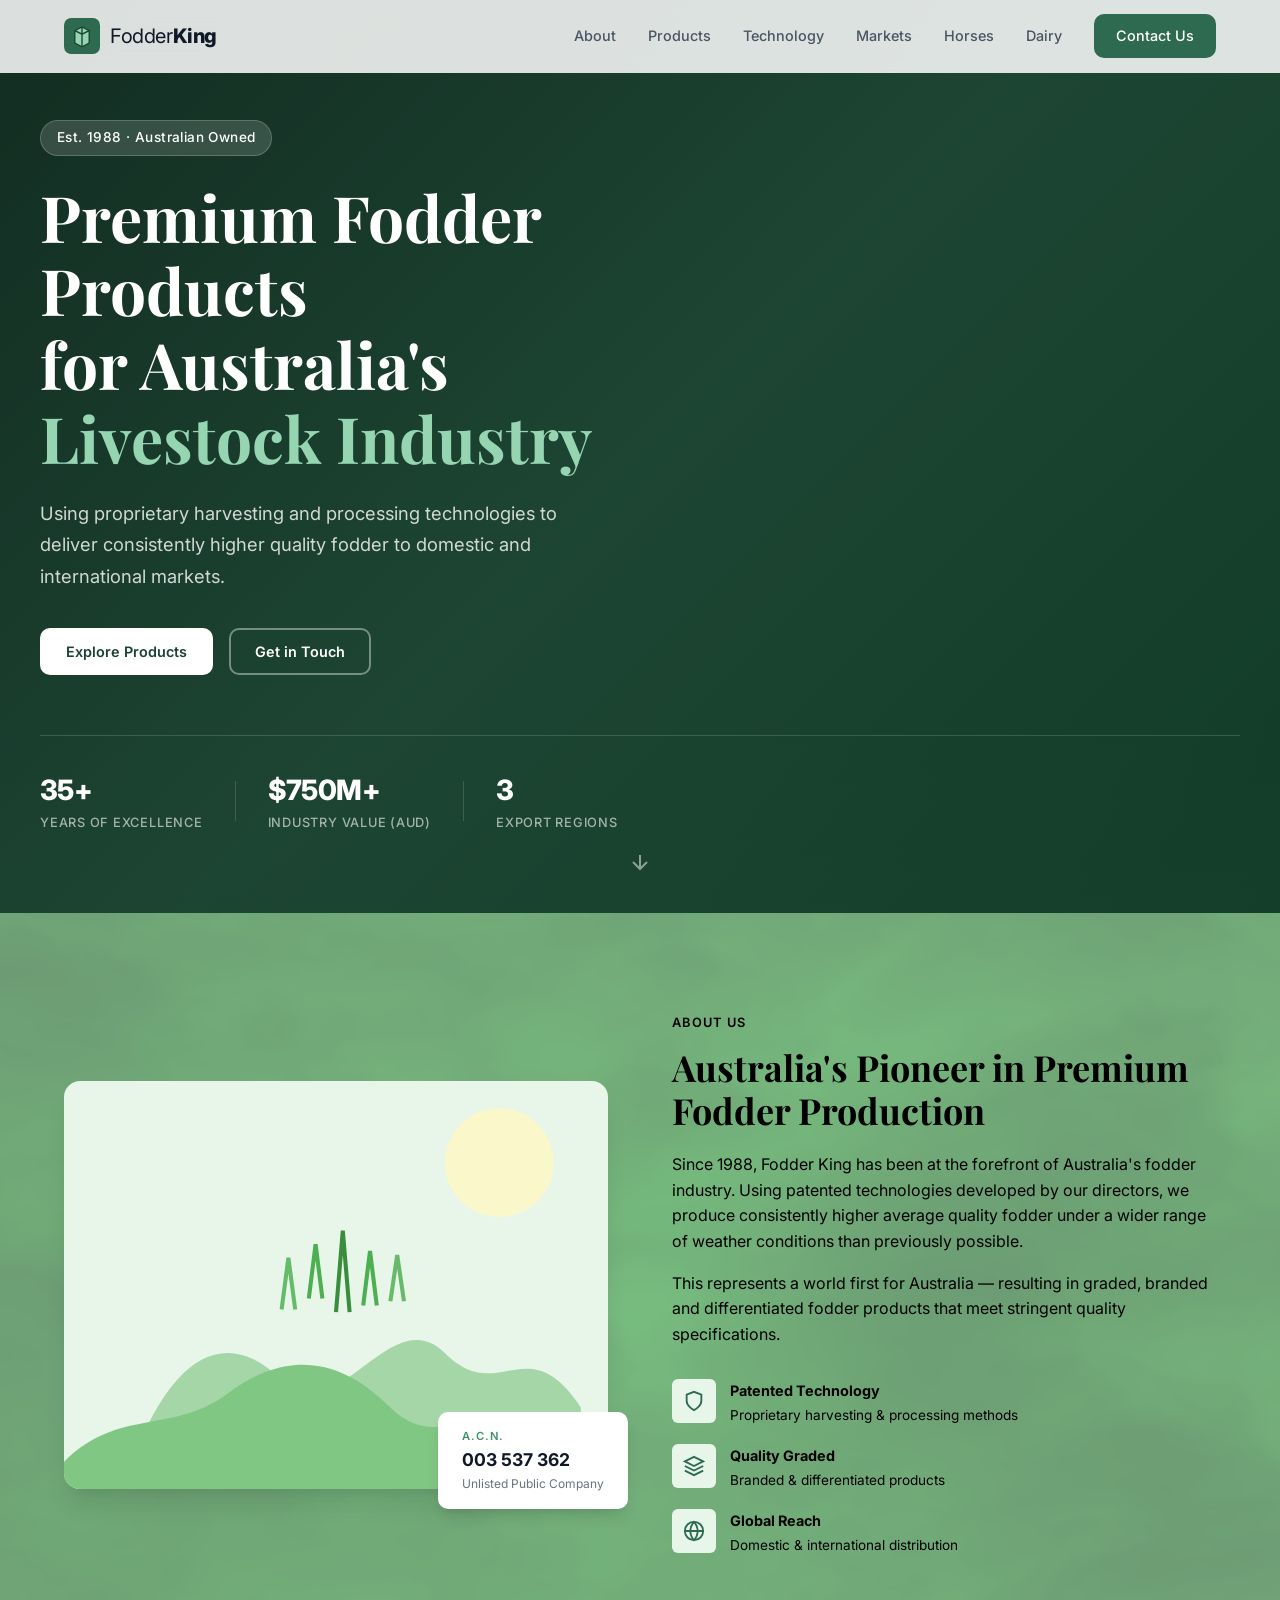
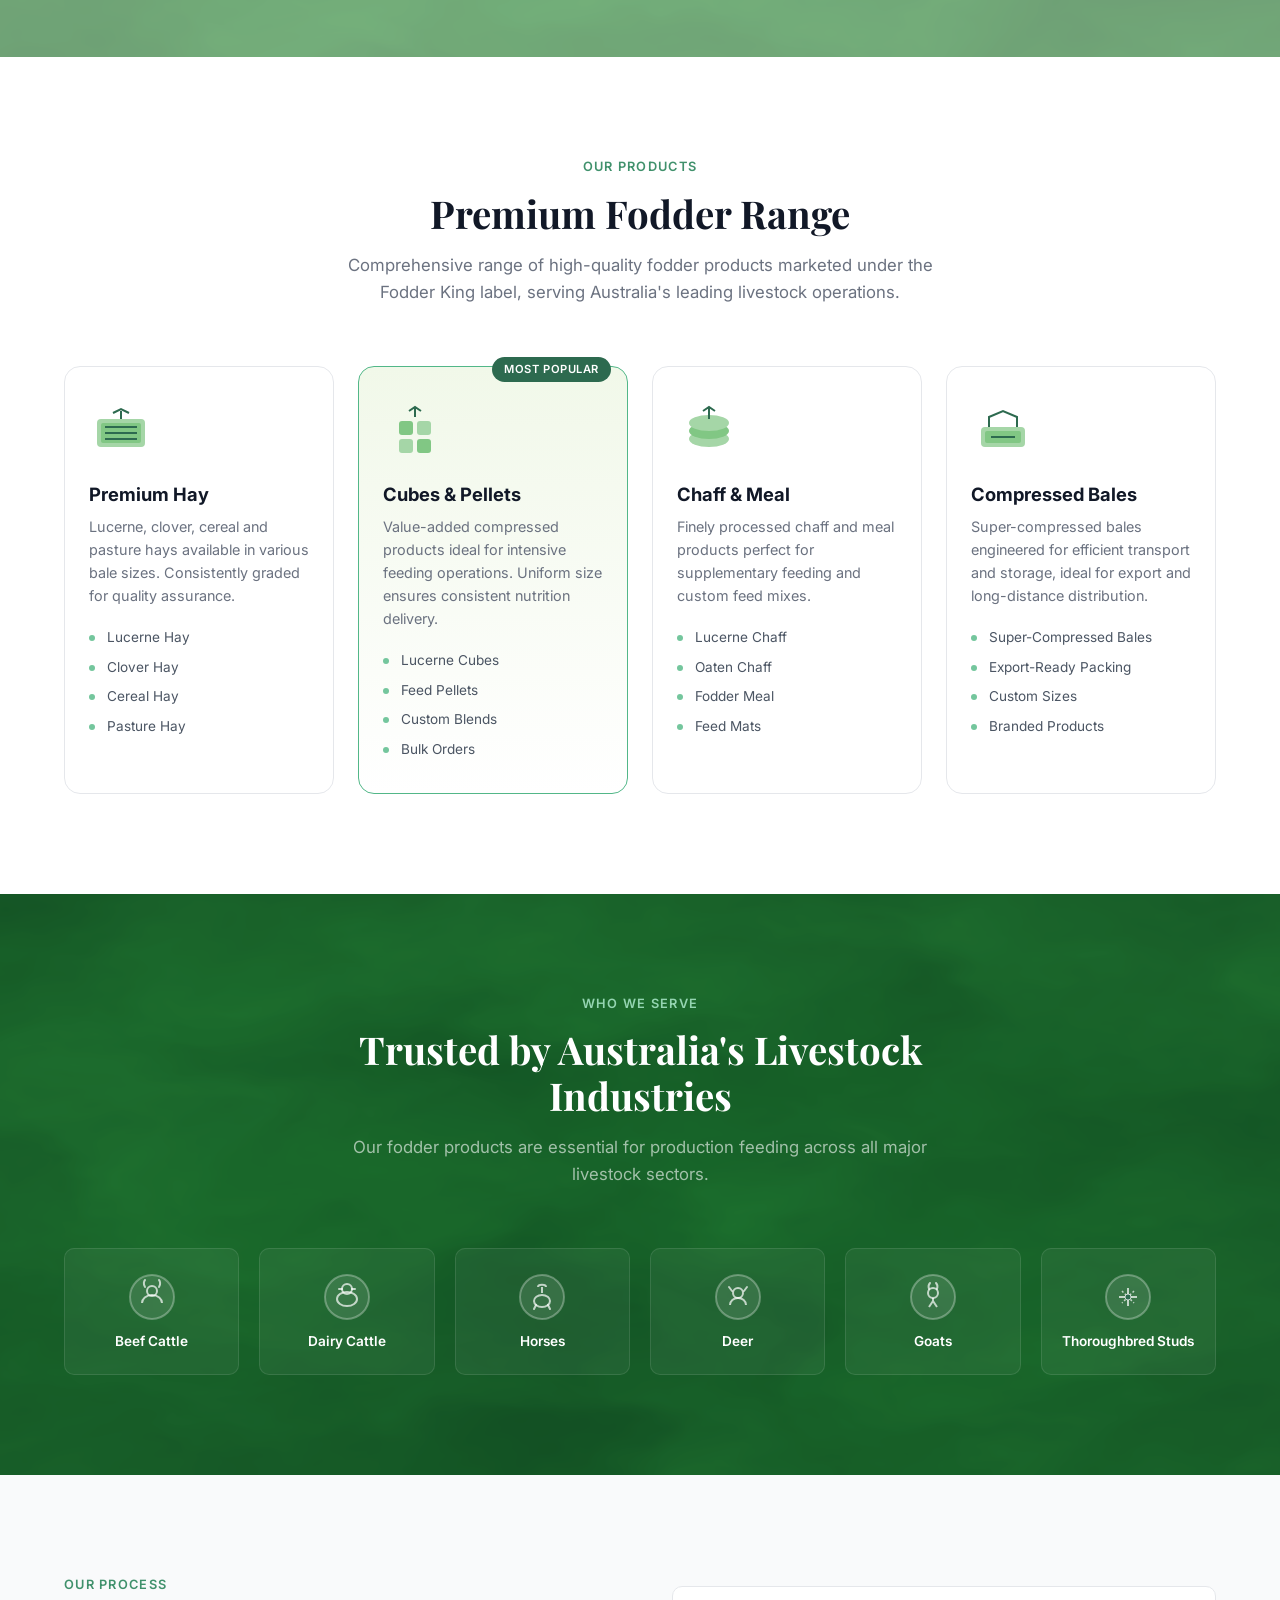
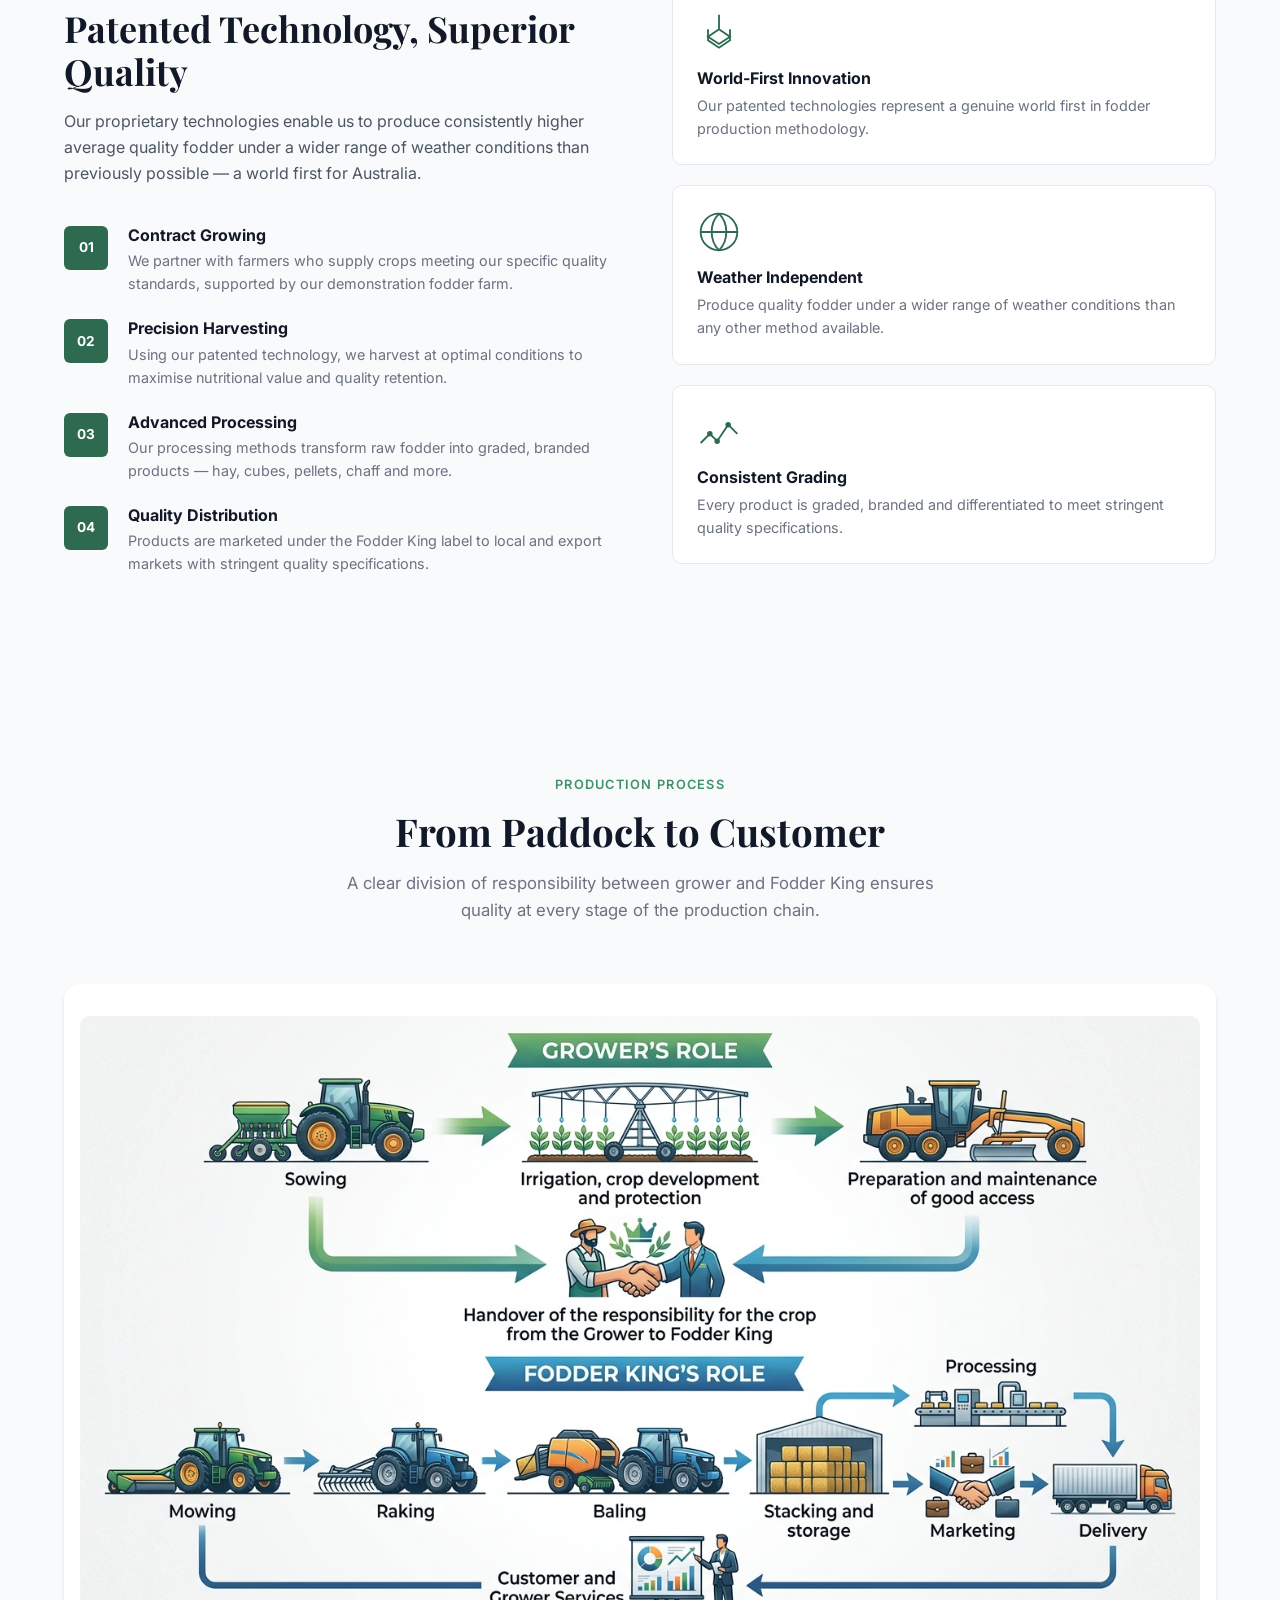
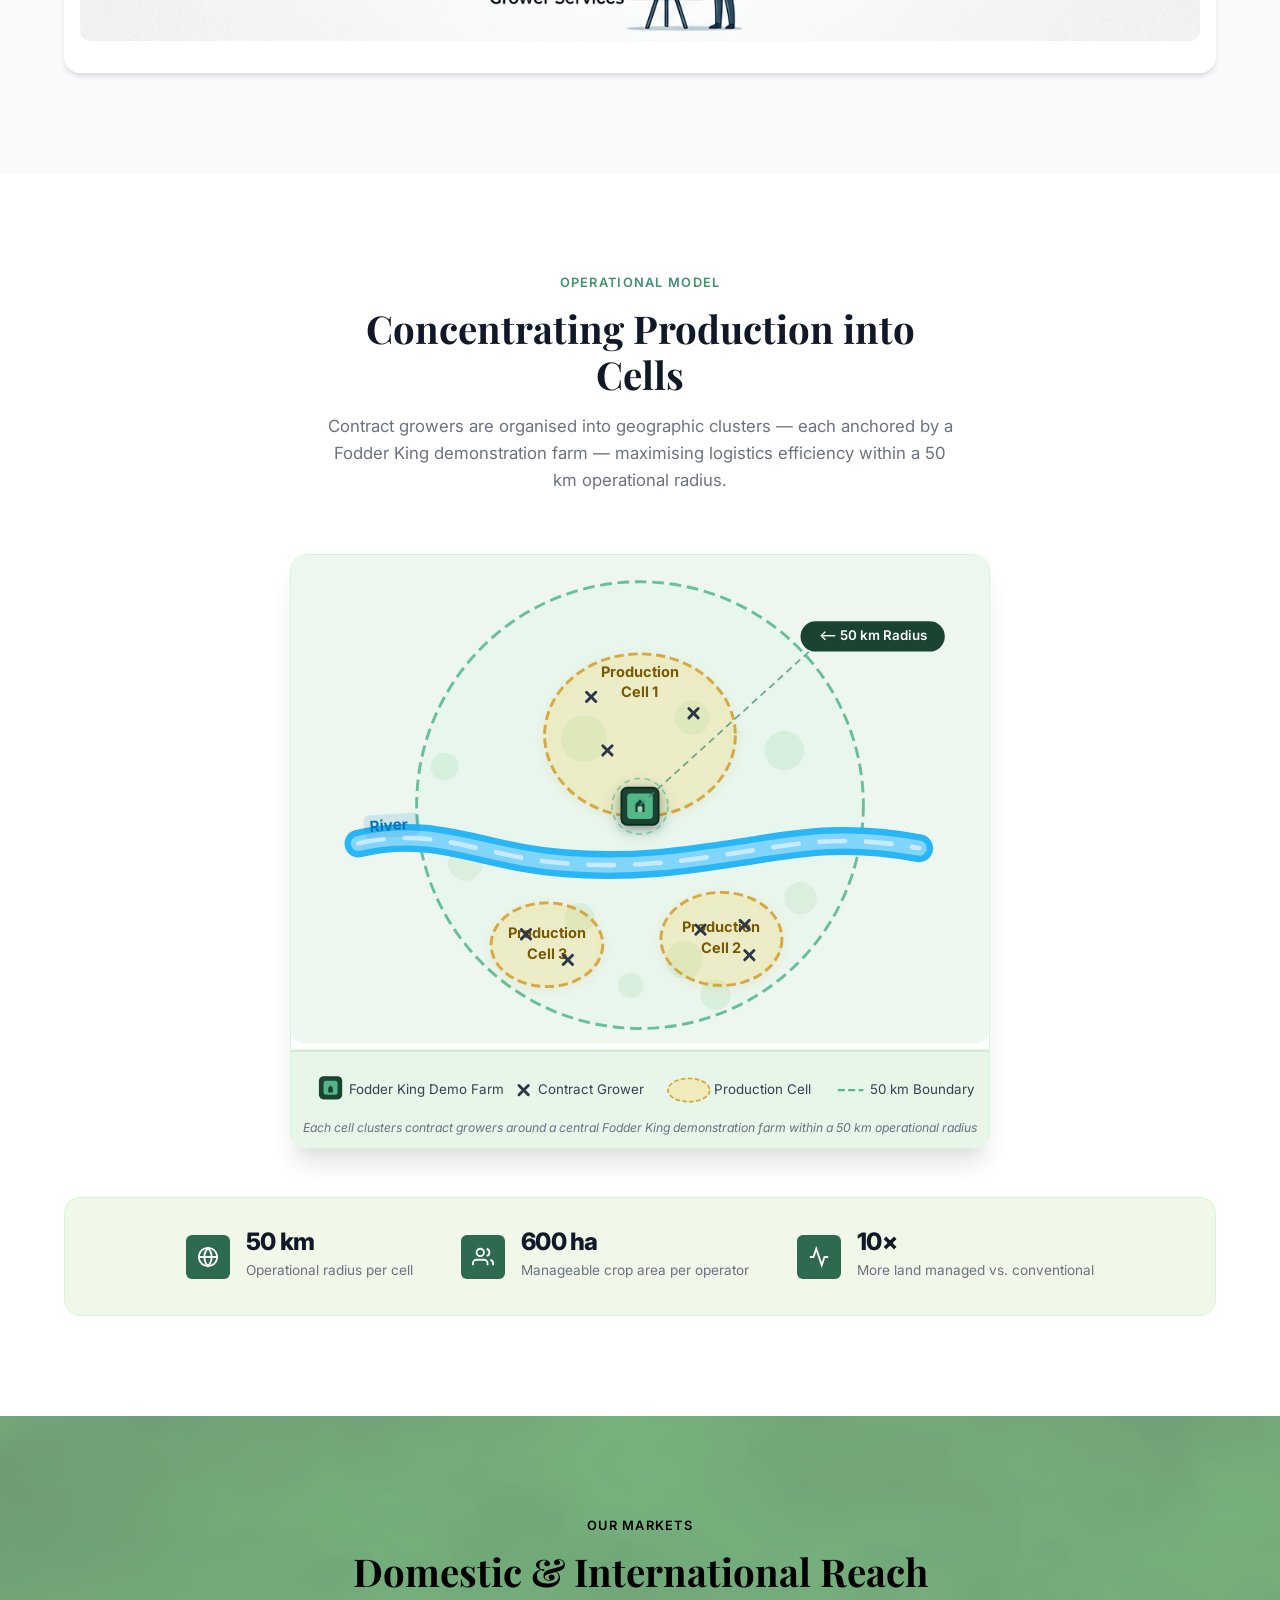
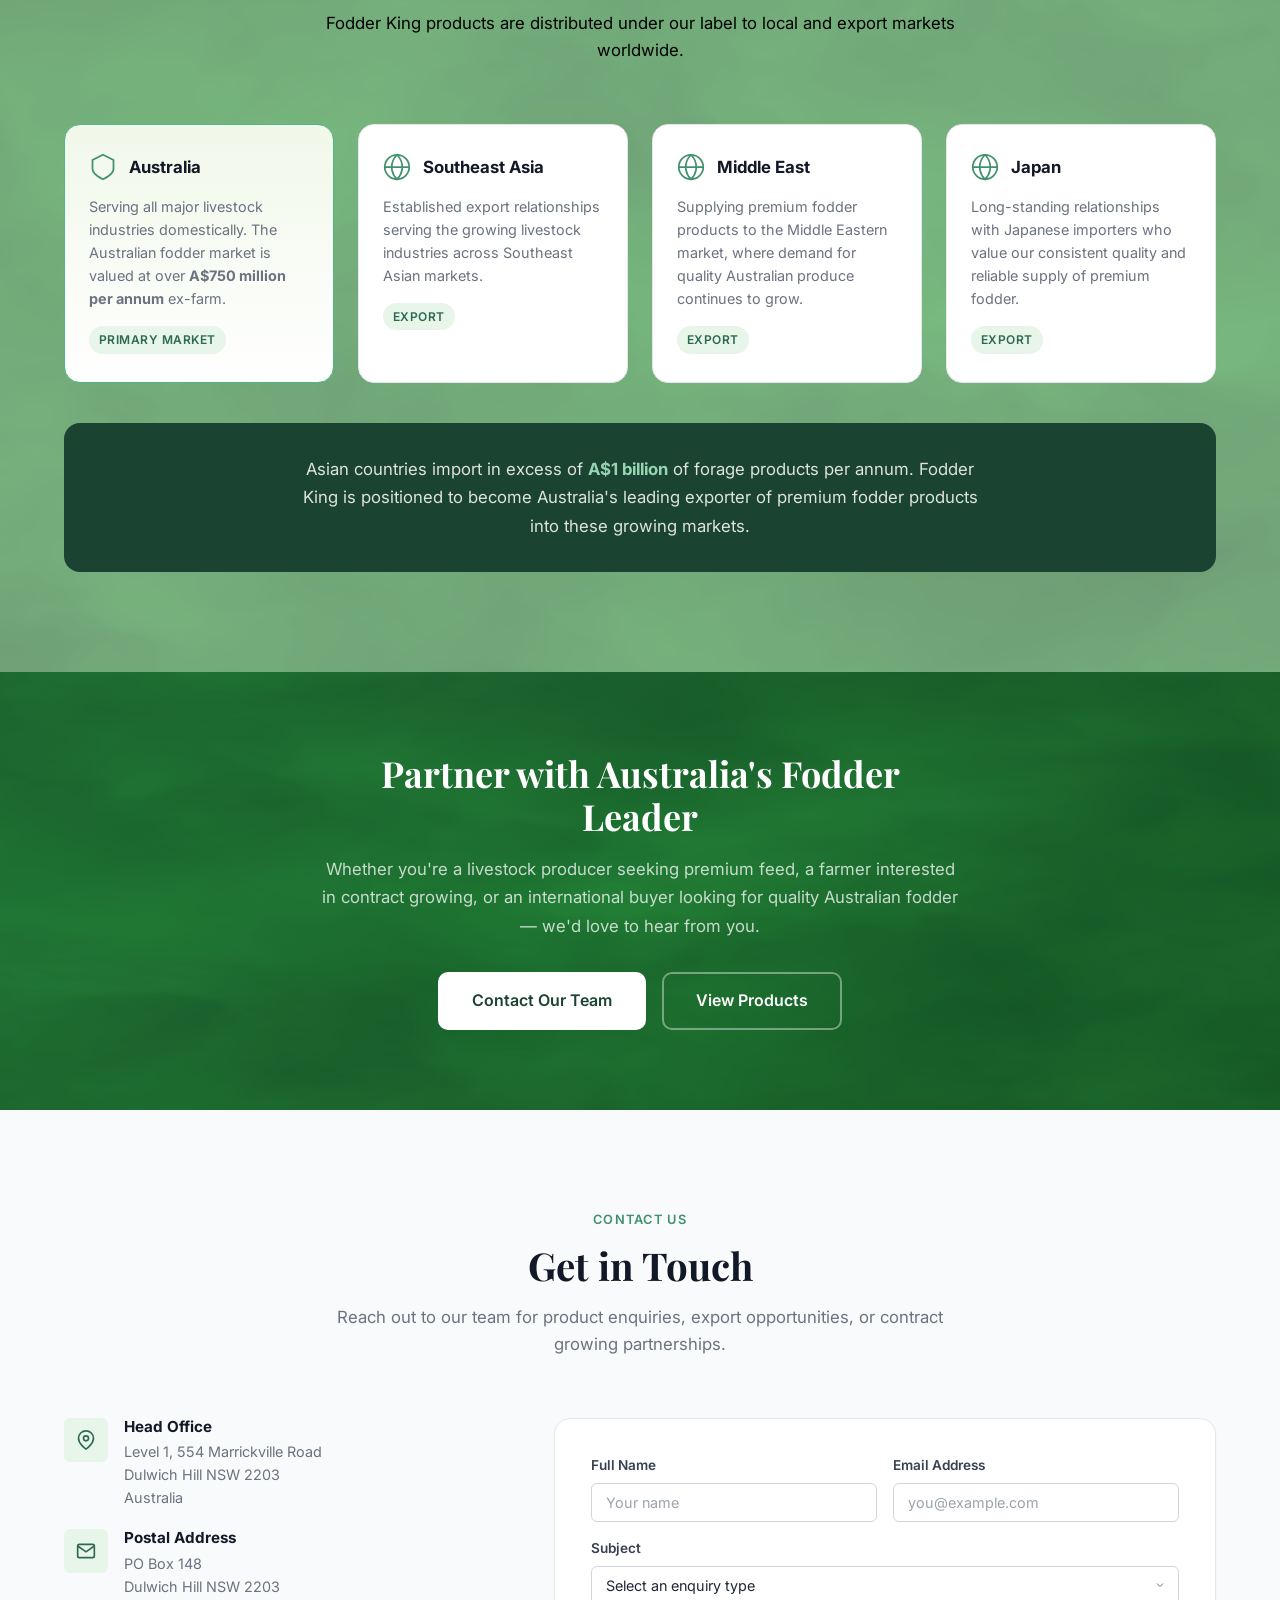
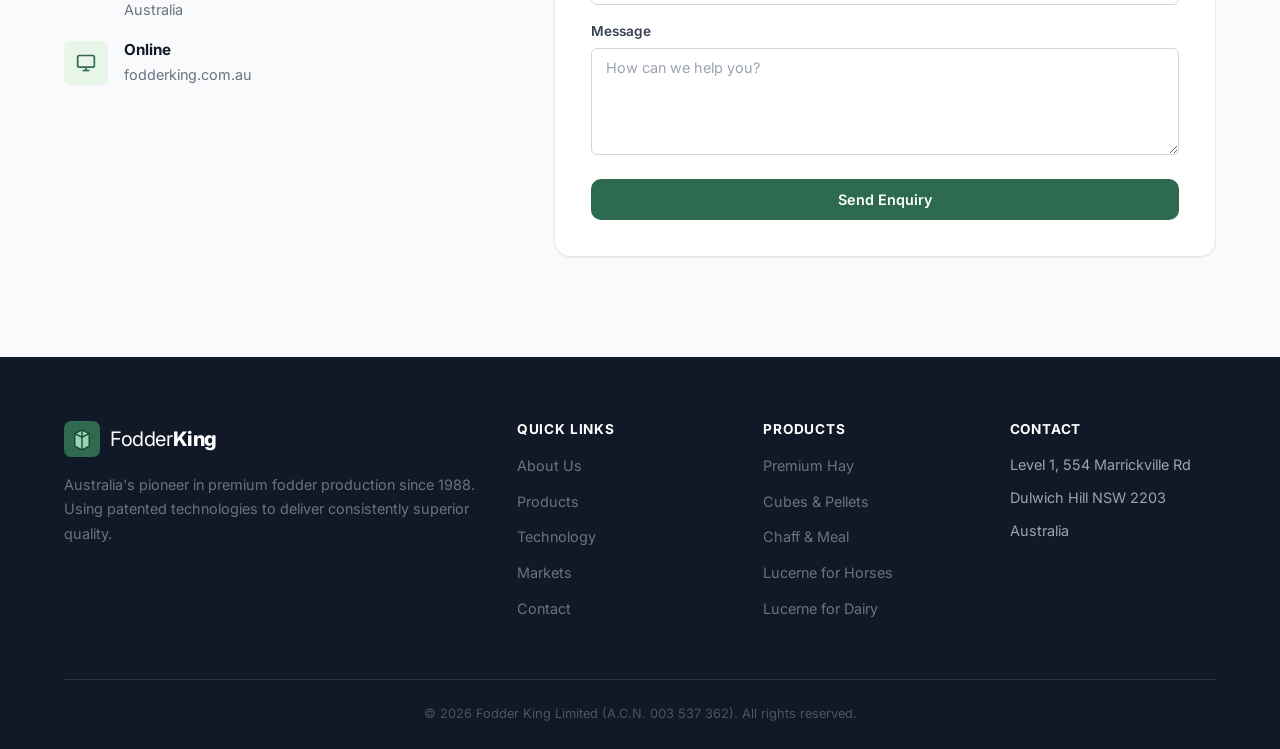
<file: index.html>
<!DOCTYPE html>
<html lang="en">
<head>
  <meta charset="UTF-8">
  <meta name="viewport" content="width=device-width, initial-scale=1.0">
  <meta name="description" content="Fodder King — Australia's leading producer of premium fodder products for the livestock industry. High-quality hay, cubes, pellets and chaff.">
  <title>Fodder King — Premium Australian Fodder Products</title>
  <link rel="preconnect" href="https://fonts.googleapis.com">
  <link rel="preconnect" href="https://fonts.gstatic.com" crossorigin>
  <link href="https://fonts.googleapis.com/css2?family=Inter:wght@400;500;600;700;800&family=Playfair+Display:wght@700&display=swap" rel="stylesheet">
  <link rel="stylesheet" href="styles.css">
</head>
<body>
  <!-- Fluid Particles Background -->
  <canvas id="particleCanvas"></canvas>

  <!-- Navigation -->
  <nav class="navbar" id="navbar">
    <div class="container nav-container">
      <a href="#" class="logo">
        <svg class="logo-icon" viewBox="0 0 40 40" fill="none" xmlns="http://www.w3.org/2000/svg">
          <rect width="40" height="40" rx="8" fill="#2D6A4F"/>
          <path d="M12 28V14l8-4 8 4v14l-8 4-8-4z" fill="#95D5B2" stroke="#1B4332" stroke-width="1.5"/>
          <path d="M20 10v22M12 14l8 4 8-4" stroke="#1B4332" stroke-width="1.5"/>
        </svg>
        <span>Fodder<strong>King</strong></span>
      </a>
      <button class="nav-toggle" id="navToggle" aria-label="Toggle navigation">
        <span></span><span></span><span></span>
      </button>
      <ul class="nav-links" id="navLinks">
        <li><a href="#about">About</a></li>
        <li><a href="#products">Products</a></li>
        <li><a href="#technology">Technology</a></li>
        <li><a href="#markets">Markets</a></li>
        <li><a href="horses.html">Horses</a></li>
        <li><a href="dairy.html">Dairy</a></li>
        <li><a href="#contact" class="btn btn-nav">Contact Us</a></li>
      </ul>
    </div>
  </nav>

  <!-- Hero Section -->
  <header class="hero" id="hero">
    <video class="hero-video" autoplay muted loop playsinline>
      <source src="hero-bg.mp4" type="video/mp4">
    </video>
    <div class="hero-video-overlay"></div>
    <div class="container hero-content">
      <div class="hero-badge">Est. 1988 · Australian Owned</div>
      <h1>Premium Fodder Products<br>for Australia's<br><span class="highlight">Livestock Industry</span></h1>
      <p class="hero-subtitle">Using proprietary harvesting and processing technologies to deliver consistently higher quality fodder to domestic and international markets.</p>
      <div class="hero-actions">
        <a href="#products" class="btn btn-primary">Explore Products</a>
        <a href="#contact" class="btn btn-outline">Get in Touch</a>
      </div>
      <div class="hero-stats">
        <div class="stat">
          <span class="stat-value">35+</span>
          <span class="stat-label">Years of Excellence</span>
        </div>
        <div class="stat-divider"></div>
        <div class="stat">
          <span class="stat-value">$750M+</span>
          <span class="stat-label">Industry Value (AUD)</span>
        </div>
        <div class="stat-divider"></div>
        <div class="stat">
          <span class="stat-value">3</span>
          <span class="stat-label">Export Regions</span>
        </div>
      </div>
    </div>
    <div class="hero-scroll">
      <a href="#about" aria-label="Scroll down">
        <svg width="24" height="24" viewBox="0 0 24 24" fill="none" stroke="currentColor" stroke-width="2"><path d="M12 5v14M5 12l7 7 7-7"/></svg>
      </a>
    </div>
  </header>

  <!-- About Section -->
  <section class="section section-about has-shader" id="about">
    <canvas class="section-shader" aria-hidden="true"></canvas>
    <div class="container">
      <div class="section-grid about-grid">
        <div class="about-image">
          <div class="about-image-placeholder">
            <svg viewBox="0 0 400 300" fill="none" xmlns="http://www.w3.org/2000/svg">
              <rect width="400" height="300" fill="#E8F5E9"/>
              <path d="M50 280 C80 200, 120 180, 160 220 S240 160, 280 200 S340 180, 380 240 L380 280Z" fill="#A5D6A7"/>
              <path d="M0 280 C40 240, 80 260, 120 230 S200 200, 240 240 S320 220, 400 260 L400 300 L0 300Z" fill="#81C784"/>
              <circle cx="320" cy="60" r="40" fill="#FFF9C4" opacity="0.8"/>
              <path d="M180 160 L185 120 L190 160" stroke="#4CAF50" stroke-width="3"/>
              <path d="M200 170 L205 110 L210 170" stroke="#388E3C" stroke-width="3"/>
              <path d="M220 165 L225 125 L230 165" stroke="#4CAF50" stroke-width="3"/>
              <path d="M160 168 L165 130 L170 168" stroke="#66BB6A" stroke-width="3"/>
              <path d="M240 162 L245 128 L250 162" stroke="#66BB6A" stroke-width="3"/>
            </svg>
          </div>
          <div class="about-accent-box">
            <span class="accent-number">A.C.N.</span>
            <span class="accent-text">003 537 362</span>
            <span class="accent-sub">Unlisted Public Company</span>
          </div>
        </div>
        <div class="about-content">
          <div class="section-label">About Us</div>
          <h2>Australia's Pioneer in Premium Fodder Production</h2>
          <p>Since 1988, Fodder King has been at the forefront of Australia's fodder industry. Using patented technologies developed by our directors, we produce consistently higher average quality fodder under a wider range of weather conditions than previously possible.</p>
          <p>This represents a world first for Australia — resulting in graded, branded and differentiated fodder products that meet stringent quality specifications.</p>
          <div class="about-features">
            <div class="feature">
              <div class="feature-icon">
                <svg viewBox="0 0 24 24" fill="none" stroke="currentColor" stroke-width="2"><path d="M12 22s8-4 8-10V5l-8-3-8 3v7c0 6 8 10 8 10z"/></svg>
              </div>
              <div>
                <strong>Patented Technology</strong>
                <span>Proprietary harvesting & processing methods</span>
              </div>
            </div>
            <div class="feature">
              <div class="feature-icon">
                <svg viewBox="0 0 24 24" fill="none" stroke="currentColor" stroke-width="2"><path d="M12 2L2 7l10 5 10-5-10-5zM2 17l10 5 10-5M2 12l10 5 10-5"/></svg>
              </div>
              <div>
                <strong>Quality Graded</strong>
                <span>Branded & differentiated products</span>
              </div>
            </div>
            <div class="feature">
              <div class="feature-icon">
                <svg viewBox="0 0 24 24" fill="none" stroke="currentColor" stroke-width="2"><circle cx="12" cy="12" r="10"/><path d="M2 12h20M12 2a15.3 15.3 0 0 1 4 10 15.3 15.3 0 0 1-4 10 15.3 15.3 0 0 1-4-10 15.3 15.3 0 0 1 4-10z"/></svg>
              </div>
              <div>
                <strong>Global Reach</strong>
                <span>Domestic & international distribution</span>
              </div>
            </div>
          </div>
        </div>
      </div>
    </div>
  </section>

  <!-- Products Section -->
  <section class="section section-products" id="products">
    <div class="container">
      <div class="section-header">
        <div class="section-label">Our Products</div>
        <h2>Premium Fodder Range</h2>
        <p>Comprehensive range of high-quality fodder products marketed under the Fodder King label, serving Australia's leading livestock operations.</p>
      </div>
      <div class="products-grid">
        <div class="product-card">
          <div class="product-icon">
            <svg viewBox="0 0 64 64" fill="none" xmlns="http://www.w3.org/2000/svg">
              <rect x="8" y="20" width="48" height="28" rx="4" fill="#A5D6A7"/>
              <rect x="12" y="24" width="40" height="20" rx="2" fill="#81C784"/>
              <path d="M16 28h32M16 34h32M16 40h32" stroke="#2D6A4F" stroke-width="2"/>
              <path d="M32 12v8M24 14l8-4 8 4" stroke="#2D6A4F" stroke-width="2"/>
            </svg>
          </div>
          <h3>Premium Hay</h3>
          <p>Lucerne, clover, cereal and pasture hays available in various bale sizes. Consistently graded for quality assurance.</p>
          <ul class="product-list">
            <li>Lucerne Hay</li>
            <li>Clover Hay</li>
            <li>Cereal Hay</li>
            <li>Pasture Hay</li>
          </ul>
        </div>
        <div class="product-card featured">
          <div class="product-badge">Most Popular</div>
          <div class="product-icon">
            <svg viewBox="0 0 64 64" fill="none" xmlns="http://www.w3.org/2000/svg">
              <rect x="16" y="22" width="14" height="14" rx="3" fill="#81C784"/>
              <rect x="34" y="22" width="14" height="14" rx="3" fill="#A5D6A7"/>
              <rect x="16" y="40" width="14" height="14" rx="3" fill="#A5D6A7"/>
              <rect x="34" y="40" width="14" height="14" rx="3" fill="#81C784"/>
              <path d="M32 8v10M26 12l6-4 6 4" stroke="#2D6A4F" stroke-width="2"/>
            </svg>
          </div>
          <h3>Cubes &amp; Pellets</h3>
          <p>Value-added compressed products ideal for intensive feeding operations. Uniform size ensures consistent nutrition delivery.</p>
          <ul class="product-list">
            <li>Lucerne Cubes</li>
            <li>Feed Pellets</li>
            <li>Custom Blends</li>
            <li>Bulk Orders</li>
          </ul>
        </div>
        <div class="product-card">
          <div class="product-icon">
            <svg viewBox="0 0 64 64" fill="none" xmlns="http://www.w3.org/2000/svg">
              <ellipse cx="32" cy="40" rx="20" ry="8" fill="#A5D6A7"/>
              <ellipse cx="32" cy="32" rx="20" ry="8" fill="#81C784"/>
              <ellipse cx="32" cy="24" rx="20" ry="8" fill="#A5D6A7"/>
              <path d="M32 8v12M26 12l6-4 6 4" stroke="#2D6A4F" stroke-width="2"/>
            </svg>
          </div>
          <h3>Chaff &amp; Meal</h3>
          <p>Finely processed chaff and meal products perfect for supplementary feeding and custom feed mixes.</p>
          <ul class="product-list">
            <li>Lucerne Chaff</li>
            <li>Oaten Chaff</li>
            <li>Fodder Meal</li>
            <li>Feed Mats</li>
          </ul>
        </div>
        <div class="product-card">
          <div class="product-icon">
            <svg viewBox="0 0 64 64" fill="none" xmlns="http://www.w3.org/2000/svg">
              <rect x="10" y="28" width="44" height="20" rx="4" fill="#A5D6A7"/>
              <rect x="14" y="32" width="36" height="12" rx="2" fill="#81C784"/>
              <path d="M20 38h24" stroke="#2D6A4F" stroke-width="2"/>
              <path d="M18 28V18l14-6 14 6v10" stroke="#2D6A4F" stroke-width="2"/>
            </svg>
          </div>
          <h3>Compressed Bales</h3>
          <p>Super-compressed bales engineered for efficient transport and storage, ideal for export and long-distance distribution.</p>
          <ul class="product-list">
            <li>Super-Compressed Bales</li>
            <li>Export-Ready Packing</li>
            <li>Custom Sizes</li>
            <li>Branded Products</li>
          </ul>
        </div>
      </div>
    </div>
  </section>

  <!-- Livestock Section -->
  <section class="section section-livestock has-shader">
    <canvas class="section-shader" aria-hidden="true"></canvas>
    <div class="container">
      <div class="section-header">
        <div class="section-label">Who We Serve</div>
        <h2>Trusted by Australia's Livestock Industries</h2>
        <p>Our fodder products are essential for production feeding across all major livestock sectors.</p>
      </div>
      <div class="livestock-grid">
        <div class="livestock-card">
          <div class="livestock-icon">
            <svg viewBox="0 0 48 48" fill="none" xmlns="http://www.w3.org/2000/svg">
              <circle cx="24" cy="24" r="22" fill="#F1F8E9" stroke="#2D6A4F" stroke-width="2"/>
              <path d="M14 30c0-4 4-8 10-8s10 4 10 8" stroke="#2D6A4F" stroke-width="2"/>
              <circle cx="24" cy="18" r="5" stroke="#2D6A4F" stroke-width="2"/>
              <path d="M17 14c-2-3-1-6 0-7M31 14c2-3 1-6 0-7" stroke="#2D6A4F" stroke-width="2" stroke-linecap="round"/>
            </svg>
          </div>
          <h4>Beef Cattle</h4>
        </div>
        <div class="livestock-card">
          <div class="livestock-icon">
            <svg viewBox="0 0 48 48" fill="none" xmlns="http://www.w3.org/2000/svg">
              <circle cx="24" cy="24" r="22" fill="#F1F8E9" stroke="#2D6A4F" stroke-width="2"/>
              <ellipse cx="24" cy="26" rx="10" ry="7" stroke="#2D6A4F" stroke-width="2"/>
              <circle cx="24" cy="16" r="5" stroke="#2D6A4F" stroke-width="2"/>
              <path d="M19 16h-3M29 16h3" stroke="#2D6A4F" stroke-width="2" stroke-linecap="round"/>
            </svg>
          </div>
          <h4>Dairy Cattle</h4>
        </div>
        <div class="livestock-card">
          <div class="livestock-icon">
            <svg viewBox="0 0 48 48" fill="none" xmlns="http://www.w3.org/2000/svg">
              <circle cx="24" cy="24" r="22" fill="#F1F8E9" stroke="#2D6A4F" stroke-width="2"/>
              <path d="M24 14v6M20 14c0-3 8-3 8 0" stroke="#2D6A4F" stroke-width="2"/>
              <ellipse cx="24" cy="28" rx="8" ry="6" stroke="#2D6A4F" stroke-width="2"/>
              <path d="M18 32l-2 4M30 32l2 4" stroke="#2D6A4F" stroke-width="2" stroke-linecap="round"/>
            </svg>
          </div>
          <h4>Horses</h4>
        </div>
        <div class="livestock-card">
          <div class="livestock-icon">
            <svg viewBox="0 0 48 48" fill="none" xmlns="http://www.w3.org/2000/svg">
              <circle cx="24" cy="24" r="22" fill="#F1F8E9" stroke="#2D6A4F" stroke-width="2"/>
              <circle cx="24" cy="20" r="5" stroke="#2D6A4F" stroke-width="2"/>
              <path d="M18 18l-3-4M30 18l3-4" stroke="#2D6A4F" stroke-width="2" stroke-linecap="round"/>
              <path d="M16 32c0-4 3.5-7 8-7s8 3 8 7" stroke="#2D6A4F" stroke-width="2"/>
            </svg>
          </div>
          <h4>Deer</h4>
        </div>
        <div class="livestock-card">
          <div class="livestock-icon">
            <svg viewBox="0 0 48 48" fill="none" xmlns="http://www.w3.org/2000/svg">
              <circle cx="24" cy="24" r="22" fill="#F1F8E9" stroke="#2D6A4F" stroke-width="2"/>
              <circle cx="24" cy="20" r="5" stroke="#2D6A4F" stroke-width="2"/>
              <path d="M20 16c-1-3 0-5 1-6M28 16c1-3 0-5-1-6" stroke="#2D6A4F" stroke-width="2" stroke-linecap="round"/>
              <path d="M24 25v3M20 34l4-6 4 6" stroke="#2D6A4F" stroke-width="2"/>
            </svg>
          </div>
          <h4>Goats</h4>
        </div>
        <div class="livestock-card">
          <div class="livestock-icon">
            <svg viewBox="0 0 48 48" fill="none" xmlns="http://www.w3.org/2000/svg">
              <circle cx="24" cy="24" r="22" fill="#F1F8E9" stroke="#2D6A4F" stroke-width="2"/>
              <path d="M15 24h18M24 15v18" stroke="#2D6A4F" stroke-width="2"/>
              <path d="M18 18l12 12M30 18L18 30" stroke="#2D6A4F" stroke-width="1.5" stroke-dasharray="2 2"/>
              <circle cx="24" cy="24" r="3" fill="#2D6A4F"/>
            </svg>
          </div>
          <h4>Thoroughbred Studs</h4>
        </div>
      </div>
    </div>
  </section>

  <!-- Technology Section -->
  <section class="section section-tech" id="technology">
    <div class="container">
      <div class="section-grid tech-grid">
        <div class="tech-content">
          <div class="section-label">Our Process</div>
          <h2>Patented Technology, Superior Quality</h2>
          <p>Our proprietary technologies enable us to produce consistently higher average quality fodder under a wider range of weather conditions than previously possible — a world first for Australia.</p>
          <div class="process-steps">
            <div class="process-step">
              <div class="step-number">01</div>
              <div class="step-content">
                <h4>Contract Growing</h4>
                <p>We partner with farmers who supply crops meeting our specific quality standards, supported by our demonstration fodder farm.</p>
              </div>
            </div>
            <div class="process-step">
              <div class="step-number">02</div>
              <div class="step-content">
                <h4>Precision Harvesting</h4>
                <p>Using our patented technology, we harvest at optimal conditions to maximise nutritional value and quality retention.</p>
              </div>
            </div>
            <div class="process-step">
              <div class="step-number">03</div>
              <div class="step-content">
                <h4>Advanced Processing</h4>
                <p>Our processing methods transform raw fodder into graded, branded products — hay, cubes, pellets, chaff and more.</p>
              </div>
            </div>
            <div class="process-step">
              <div class="step-number">04</div>
              <div class="step-content">
                <h4>Quality Distribution</h4>
                <p>Products are marketed under the Fodder King label to local and export markets with stringent quality specifications.</p>
              </div>
            </div>
          </div>
        </div>
        <div class="tech-visual">
          <div class="tech-card">
            <div class="tech-card-icon">
              <svg viewBox="0 0 48 48" fill="none" stroke="#2D6A4F" stroke-width="2">
                <path d="M24 4v16l12 8-12 8-12-8 12-8"/>
                <path d="M12 20v12l12 8 12-8V20"/>
              </svg>
            </div>
            <h4>World-First Innovation</h4>
            <p>Our patented technologies represent a genuine world first in fodder production methodology.</p>
          </div>
          <div class="tech-card">
            <div class="tech-card-icon">
              <svg viewBox="0 0 48 48" fill="none" stroke="#2D6A4F" stroke-width="2">
                <path d="M24 4a20 20 0 0 1 0 40 20 20 0 0 1 0-40"/>
                <path d="M24 4c5 5 8 12 8 20s-3 15-8 20"/>
                <path d="M24 4c-5 5-8 12-8 20s3 15 8 20"/>
                <path d="M4 24h40"/>
              </svg>
            </div>
            <h4>Weather Independent</h4>
            <p>Produce quality fodder under a wider range of weather conditions than any other method available.</p>
          </div>
          <div class="tech-card">
            <div class="tech-card-icon">
              <svg viewBox="0 0 48 48" fill="none" stroke="#2D6A4F" stroke-width="2">
                <path d="M4 36l10-10 8 8L34 16l10 10"/>
                <circle cx="14" cy="26" r="2" fill="#2D6A4F"/>
                <circle cx="22" cy="34" r="2" fill="#2D6A4F"/>
                <circle cx="34" cy="16" r="2" fill="#2D6A4F"/>
              </svg>
            </div>
            <h4>Consistent Grading</h4>
            <p>Every product is graded, branded and differentiated to meet stringent quality specifications.</p>
          </div>
        </div>
      </div>
    </div>
  </section>

  <!-- Process Flow Diagram Section -->
  <section class="section process-flow-section" id="process-flow">
    <div class="container">
      <div class="section-header">
        <div class="section-label">Production Process</div>
        <h2>From Paddock to Customer</h2>
        <p>A clear division of responsibility between grower and Fodder King ensures quality at every stage of the production chain.</p>
      </div>

      <div class="process-flow-diagram">
        <img src="roles.jpeg" alt="Fodder King production process flow diagram showing grower and Fodder King roles" class="process-flow-img">
      </div>
    </div>
  </section>

  <!-- Production Cells Section -->
  <section class="section section-cells" id="cells">
    <div class="container">
      <div class="section-header">
        <div class="section-label">Operational Model</div>
        <h2>Concentrating Production into Cells</h2>
        <p>Contract growers are organised into geographic clusters — each anchored by a Fodder King demonstration farm — maximising logistics efficiency within a 50 km operational radius.</p>
      </div>

      <div class="cells-diagram-wrapper">
        <figure class="cells-figure">
          <svg class="cells-svg" viewBox="0 0 600 510" xmlns="http://www.w3.org/2000/svg" role="img" aria-labelledby="cellsDiagramTitle">
            <title id="cellsDiagramTitle">Concentrating Production into Cells — 50 km operational radius with 3 production cells, a central demonstration farm, and contract growers</title>

            <defs>
              <clipPath id="circleRegion">
                <circle cx="300" cy="215" r="192"/>
              </clipPath>
              <filter id="cellGlow" x="-15%" y="-15%" width="130%" height="130%">
                <feDropShadow dx="0" dy="2" stdDeviation="4" flood-color="rgba(212,168,67,0.35)"/>
              </filter>
              <filter id="farmGlow" x="-25%" y="-25%" width="150%" height="150%">
                <feDropShadow dx="0" dy="3" stdDeviation="5" flood-color="rgba(27,67,50,0.5)"/>
              </filter>
              <radialGradient id="terrainGrad" cx="50%" cy="50%" r="50%">
                <stop offset="0%" stop-color="#D8F3DC"/>
                <stop offset="100%" stop-color="#B7E4C7"/>
              </radialGradient>
            </defs>

            <!-- ── Background ── -->
            <rect width="600" height="420" fill="#EDF7F0" rx="12"/>

            <!-- Subtle terrain dots inside circle -->
            <g fill="#C8E6C9" opacity="0.45" clip-path="url(#circleRegion)">
              <circle cx="252" cy="158" r="20"/>
              <circle cx="345" cy="140" r="15"/>
              <circle cx="424" cy="168" r="17"/>
              <circle cx="438" cy="295" r="14"/>
              <circle cx="338" cy="348" r="16"/>
              <circle cx="248" cy="312" r="13"/>
              <circle cx="150" cy="265" r="15"/>
              <circle cx="132" cy="182" r="12"/>
              <circle cx="365" cy="378" r="13"/>
              <circle cx="292" cy="370" r="11"/>
            </g>

            <!-- ── 50 km Boundary circle ── -->
            <circle cx="300" cy="215" r="192" fill="rgba(149,213,178,0.06)" stroke="#52B788" stroke-width="2.5" stroke-dasharray="10 5" opacity="0.85"/>

            <!-- ── River (extends beyond radius) ── -->
            <g>
              <!-- River body -->
              <path d="M 58 248 C 125 232, 165 260, 235 265 C 295 270, 345 262, 390 255 C 435 248, 475 240, 540 252"
                stroke="#29B6F6" stroke-width="24" stroke-linecap="round" fill="none"/>
              <!-- River sheen -->
              <path d="M 58 248 C 125 232, 165 260, 235 265 C 295 270, 345 262, 390 255 C 435 248, 475 240, 540 252"
                stroke="#81D4FA" stroke-width="13" stroke-linecap="round" fill="none"/>
              <!-- River highlight shimmer -->
              <path d="M 58 248 C 125 232, 165 260, 235 265 C 295 270, 345 262, 390 255 C 435 248, 475 240, 540 252"
                stroke="rgba(255,255,255,0.55)" stroke-width="4" stroke-linecap="round" stroke-dasharray="22 18" fill="none"/>
            </g>

            <!-- River label -->
            <g transform="translate(68,238) rotate(-4)">
              <rect x="-5" y="-14" width="48" height="20" rx="5" fill="rgba(2,119,189,0.13)"/>
              <text font-family="Inter, -apple-system, sans-serif" font-size="13" font-weight="700" fill="#0277BD">River</text>
            </g>

            <!-- ── Production Cells ── -->
            <!-- Cell 1 — centred, above river, containing demo farm -->
            <g class="prod-cell" data-cell="1">
              <ellipse cx="300" cy="155" rx="82" ry="70"
                fill="rgba(255,213,79,0.18)" stroke="#D4A843" stroke-width="2.5" stroke-dasharray="8 4"
                filter="url(#cellGlow)"/>
              <text x="300" y="105" text-anchor="middle"
                font-family="Inter, -apple-system, sans-serif" font-size="12.5" font-weight="700" fill="#7B5800">Production</text>
              <text x="300" y="122" text-anchor="middle"
                font-family="Inter, -apple-system, sans-serif" font-size="12.5" font-weight="700" fill="#7B5800">Cell 1</text>
            </g>

            <!-- Cell 2 — lower-right (inside radius, below river) -->
            <g class="prod-cell" data-cell="2">
              <ellipse cx="370" cy="330" rx="52" ry="40"
                fill="rgba(255,213,79,0.18)" stroke="#D4A843" stroke-width="2.5" stroke-dasharray="8 4"
                filter="url(#cellGlow)"/>
              <text x="370" y="324" text-anchor="middle"
                font-family="Inter, -apple-system, sans-serif" font-size="12.5" font-weight="700" fill="#7B5800">Production</text>
              <text x="370" y="342" text-anchor="middle"
                font-family="Inter, -apple-system, sans-serif" font-size="12.5" font-weight="700" fill="#7B5800">Cell 2</text>
            </g>

            <!-- Cell 3 — lower-left (inside radius, below river) -->
            <g class="prod-cell" data-cell="3">
              <ellipse cx="220" cy="335" rx="48" ry="36"
                fill="rgba(255,213,79,0.18)" stroke="#D4A843" stroke-width="2.5" stroke-dasharray="8 4"
                filter="url(#cellGlow)"/>
              <text x="220" y="329" text-anchor="middle"
                font-family="Inter, -apple-system, sans-serif" font-size="12.5" font-weight="700" fill="#7B5800">Production</text>
              <text x="220" y="347" text-anchor="middle"
                font-family="Inter, -apple-system, sans-serif" font-size="12.5" font-weight="700" fill="#7B5800">Cell 3</text>
            </g>

            <!-- ── Fodder King Demo Farm (Central Hub) ── -->
            <g class="demo-farm" filter="url(#farmGlow)">
              <!-- Pulse ring -->
              <circle cx="300" cy="216" r="24" fill="none" stroke="#52B788" stroke-width="1.5" stroke-dasharray="5 4" opacity="0.65"/>
              <!-- Farm square marker -->
              <rect x="284" y="200" width="32" height="32" rx="5" fill="#1B4332" stroke="#0D2B1E" stroke-width="1.5"/>
              <rect x="289" y="205" width="22" height="22" rx="3" fill="#52B788"/>
              <!-- Barn silhouette inside -->
              <path d="M 296 221 L 296 214 L 300 210 L 304 214 L 304 221 Z" fill="#1B4332"/>
              <rect x="298" y="216" width="4" height="5" rx="1" fill="#95D5B2"/>
            </g>

            <!-- ── 50 km Radius indicator ── -->
            <line x1="300" y1="215" x2="452" y2="77"
              stroke="#40916C" stroke-width="1.5" stroke-dasharray="6 4" opacity="0.75"/>
            <circle cx="452" cy="77" r="3.5" fill="#40916C" opacity="0.75"/>
            <!-- Pill label -->
            <rect x="438" y="57" width="124" height="26" rx="13" fill="#1B4332"/>
            <text x="500" y="73" text-anchor="middle"
              font-family="Inter, -apple-system, sans-serif" font-size="11.5" font-weight="600" fill="white">⟵ 50 km Radius</text>

            <!-- ── Contract Growers (× marks) ── -->
            <g stroke="#2D3748" stroke-width="2.5" stroke-linecap="round">
              <!-- Cell 1 — 3 growers -->
              <line x1="254" y1="118" x2="262" y2="126"/><line x1="262" y1="118" x2="254" y2="126"/>
              <line x1="342" y1="132" x2="350" y2="140"/><line x1="350" y1="132" x2="342" y2="140"/>
              <line x1="268" y1="164" x2="276" y2="172"/><line x1="276" y1="164" x2="268" y2="172"/>
              <!-- Cell 2 — 3 growers -->
              <line x1="348" y1="318" x2="356" y2="326"/><line x1="356" y1="318" x2="348" y2="326"/>
              <line x1="390" y1="340" x2="398" y2="348"/><line x1="398" y1="340" x2="390" y2="348"/>
              <line x1="386" y1="314" x2="394" y2="322"/><line x1="394" y1="314" x2="386" y2="322"/>
              <!-- Cell 3 — 2 growers -->
              <line x1="198" y1="322" x2="206" y2="330"/><line x1="206" y1="322" x2="198" y2="330"/>
              <line x1="234" y1="344" x2="242" y2="352"/><line x1="242" y1="344" x2="234" y2="352"/>
            </g>

            <!-- ── Legend ── -->
            <rect x="0" y="426" width="600" height="84" fill="#E8F5E9"/>
            <line x1="0" y1="426" x2="600" y2="426" stroke="#C8E6C9" stroke-width="1.5"/>

            <!-- Demo Farm item -->
            <rect x="24" y="448" width="20" height="20" rx="4" fill="#1B4332"/>
            <rect x="28" y="452" width="12" height="12" rx="2" fill="#52B788"/>
            <path d="M 32 462 L 32 458 L 34 456 L 36 458 L 36 462 Z" fill="#1B4332"/>
            <text x="50" y="460" dominant-baseline="middle"
              font-family="Inter, -apple-system, sans-serif" font-size="11.5" fill="#374151">Fodder King Demo Farm</text>

            <!-- Contract Grower item -->
            <g stroke="#2D3748" stroke-width="2.5" stroke-linecap="round">
              <line x1="196" y1="456" x2="204" y2="464"/>
              <line x1="204" y1="456" x2="196" y2="464"/>
            </g>
            <text x="212" y="460" dominant-baseline="middle"
              font-family="Inter, -apple-system, sans-serif" font-size="11.5" fill="#374151">Contract Grower</text>

            <!-- Production Cell item -->
            <ellipse cx="342" cy="460" rx="18" ry="10" fill="rgba(255,213,79,0.3)" stroke="#D4A843" stroke-width="1.5" stroke-dasharray="4 2"/>
            <text x="364" y="460" dominant-baseline="middle"
              font-family="Inter, -apple-system, sans-serif" font-size="11.5" fill="#374151">Production Cell</text>

            <!-- Boundary item -->
            <line x1="470" y1="460" x2="492" y2="460" stroke="#52B788" stroke-width="2" stroke-dasharray="6 3"/>
            <text x="498" y="460" dominant-baseline="middle"
              font-family="Inter, -apple-system, sans-serif" font-size="11.5" fill="#374151">50 km Boundary</text>

            <!-- Caption -->
            <text x="300" y="496" text-anchor="middle"
              font-family="Inter, -apple-system, sans-serif" font-size="10.5" fill="#6B7280" font-style="italic">
              Each cell clusters contract growers around a central Fodder King demonstration farm within a 50 km operational radius
            </text>
          </svg>
        </figure>
      </div>

      <!-- Key stats -->
      <div class="cells-stats">
        <div class="cells-stat">
          <div class="cells-stat-icon">
            <svg viewBox="0 0 24 24" fill="none" stroke="currentColor" stroke-width="2"><circle cx="12" cy="12" r="10"/><path d="M2 12h20M12 2a15.3 15.3 0 0 1 4 10 15.3 15.3 0 0 1-4 10 15.3 15.3 0 0 1-4-10 15.3 15.3 0 0 1 4-10z"/></svg>
          </div>
          <div>
            <strong>50 km</strong>
            <span>Operational radius per cell</span>
          </div>
        </div>
        <div class="cells-stat">
          <div class="cells-stat-icon">
            <svg viewBox="0 0 24 24" fill="none" stroke="currentColor" stroke-width="2"><path d="M17 21v-2a4 4 0 0 0-4-4H5a4 4 0 0 0-4 4v2"/><circle cx="9" cy="7" r="4"/><path d="M23 21v-2a4 4 0 0 0-3-3.87M16 3.13a4 4 0 0 1 0 7.75"/></svg>
          </div>
          <div>
            <strong>600 ha</strong>
            <span>Manageable crop area per operator</span>
          </div>
        </div>
        <div class="cells-stat">
          <div class="cells-stat-icon">
            <svg viewBox="0 0 24 24" fill="none" stroke="currentColor" stroke-width="2"><polyline points="22 12 18 12 15 21 9 3 6 12 2 12"/></svg>
          </div>
          <div>
            <strong>10×</strong>
            <span>More land managed vs. conventional</span>
          </div>
        </div>
      </div>

    </div>
  </section>

  <!-- Markets Section -->
  <section class="section section-markets has-shader" id="markets">
    <canvas class="section-shader" aria-hidden="true"></canvas>
    <div class="container">
      <div class="section-header">
        <div class="section-label">Our Markets</div>
        <h2>Domestic &amp; International Reach</h2>
        <p>Fodder King products are distributed under our label to local and export markets worldwide.</p>
      </div>
      <div class="markets-grid">
        <div class="market-card market-domestic">
          <div class="market-header">
            <svg viewBox="0 0 32 32" fill="none" stroke="currentColor" stroke-width="2"><path d="M16 2l12 6v10c0 7-12 12-12 12S4 25 4 18V8l12-6z"/></svg>
            <h3>Australia</h3>
          </div>
          <p>Serving all major livestock industries domestically. The Australian fodder market is valued at over <strong>A$750 million per annum</strong> ex-farm.</p>
          <div class="market-tag">Primary Market</div>
        </div>
        <div class="market-card">
          <div class="market-header">
            <svg viewBox="0 0 32 32" fill="none" stroke="currentColor" stroke-width="2"><circle cx="16" cy="16" r="14"/><path d="M2 16h28M16 2c4 4 6 8 6 14s-2 10-6 14c-4-4-6-8-6-14S12 6 16 2z"/></svg>
            <h3>Southeast Asia</h3>
          </div>
          <p>Established export relationships serving the growing livestock industries across Southeast Asian markets.</p>
          <div class="market-tag">Export</div>
        </div>
        <div class="market-card">
          <div class="market-header">
            <svg viewBox="0 0 32 32" fill="none" stroke="currentColor" stroke-width="2"><circle cx="16" cy="16" r="14"/><path d="M2 16h28M16 2c4 4 6 8 6 14s-2 10-6 14c-4-4-6-8-6-14S12 6 16 2z"/></svg>
            <h3>Middle East</h3>
          </div>
          <p>Supplying premium fodder products to the Middle Eastern market, where demand for quality Australian produce continues to grow.</p>
          <div class="market-tag">Export</div>
        </div>
        <div class="market-card">
          <div class="market-header">
            <svg viewBox="0 0 32 32" fill="none" stroke="currentColor" stroke-width="2"><circle cx="16" cy="16" r="14"/><path d="M2 16h28M16 2c4 4 6 8 6 14s-2 10-6 14c-4-4-6-8-6-14S12 6 16 2z"/></svg>
            <h3>Japan</h3>
          </div>
          <p>Long-standing relationships with Japanese importers who value our consistent quality and reliable supply of premium fodder.</p>
          <div class="market-tag">Export</div>
        </div>
      </div>
      <div class="markets-callout">
        <p>Asian countries import in excess of <strong>A$1 billion</strong> of forage products per annum. Fodder King is positioned to become Australia's leading exporter of premium fodder products into these growing markets.</p>
      </div>
    </div>
  </section>

  <!-- CTA Section -->
  <section class="section section-cta has-shader">
    <canvas class="section-shader" aria-hidden="true"></canvas>
    <div class="container">
      <div class="cta-content">
        <h2>Partner with Australia's Fodder Leader</h2>
        <p>Whether you're a livestock producer seeking premium feed, a farmer interested in contract growing, or an international buyer looking for quality Australian fodder — we'd love to hear from you.</p>
        <div class="cta-actions">
          <a href="#contact" class="btn btn-primary btn-lg">Contact Our Team</a>
          <a href="#products" class="btn btn-outline btn-lg">View Products</a>
        </div>
      </div>
    </div>
  </section>

  <!-- Contact Section -->
  <section class="section section-contact" id="contact">
    <div class="container">
      <div class="section-header">
        <div class="section-label">Contact Us</div>
        <h2>Get in Touch</h2>
        <p>Reach out to our team for product enquiries, export opportunities, or contract growing partnerships.</p>
      </div>
      <div class="contact-grid">
        <div class="contact-info">
          <div class="contact-card">
            <div class="contact-icon">
              <svg viewBox="0 0 24 24" fill="none" stroke="currentColor" stroke-width="2"><path d="M21 10c0 7-9 13-9 13s-9-6-9-13a9 9 0 0 1 18 0z"/><circle cx="12" cy="10" r="3"/></svg>
            </div>
            <div>
              <h4>Head Office</h4>
              <p>Level 1, 554 Marrickville Road<br>Dulwich Hill NSW 2203<br>Australia</p>
            </div>
          </div>
          <div class="contact-card">
            <div class="contact-icon">
              <svg viewBox="0 0 24 24" fill="none" stroke="currentColor" stroke-width="2"><path d="M4 4h16c1.1 0 2 .9 2 2v12c0 1.1-.9 2-2 2H4c-1.1 0-2-.9-2-2V6c0-1.1.9-2 2-2z"/><polyline points="22,6 12,13 2,6"/></svg>
            </div>
            <div>
              <h4>Postal Address</h4>
              <p>PO Box 148<br>Dulwich Hill NSW 2203<br>Australia</p>
            </div>
          </div>
          <div class="contact-card">
            <div class="contact-icon">
              <svg viewBox="0 0 24 24" fill="none" stroke="currentColor" stroke-width="2"><rect x="2" y="3" width="20" height="14" rx="2" ry="2"/><line x1="8" y1="21" x2="16" y2="21"/><line x1="12" y1="17" x2="12" y2="21"/></svg>
            </div>
            <div>
              <h4>Online</h4>
              <p>fodderking.com.au</p>
            </div>
          </div>
        </div>
        <div class="contact-form-wrapper">
          <form class="contact-form" id="contactForm">
            <div class="form-row">
              <div class="form-group">
                <label for="name">Full Name</label>
                <input type="text" id="name" name="name" required placeholder="Your name">
              </div>
              <div class="form-group">
                <label for="email">Email Address</label>
                <input type="email" id="email" name="email" required placeholder="you@example.com">
              </div>
            </div>
            <div class="form-group">
              <label for="subject">Subject</label>
              <select id="subject" name="subject" required>
                <option value="" disabled selected>Select an enquiry type</option>
                <option value="product">Product Enquiry</option>
                <option value="export">Export Opportunities</option>
                <option value="contract">Contract Growing</option>
                <option value="general">General Enquiry</option>
              </select>
            </div>
            <div class="form-group">
              <label for="message">Message</label>
              <textarea id="message" name="message" rows="5" required placeholder="How can we help you?"></textarea>
            </div>
            <button type="submit" class="btn btn-primary btn-full">Send Enquiry</button>
          </form>
        </div>
      </div>
    </div>
  </section>

  <!-- Footer -->
  <footer class="footer">
    <div class="container">
      <div class="footer-grid">
        <div class="footer-brand">
          <a href="#" class="logo">
            <svg class="logo-icon" viewBox="0 0 40 40" fill="none" xmlns="http://www.w3.org/2000/svg">
              <rect width="40" height="40" rx="8" fill="#2D6A4F"/>
              <path d="M12 28V14l8-4 8 4v14l-8 4-8-4z" fill="#95D5B2" stroke="#1B4332" stroke-width="1.5"/>
              <path d="M20 10v22M12 14l8 4 8-4" stroke="#1B4332" stroke-width="1.5"/>
            </svg>
            <span>Fodder<strong>King</strong></span>
          </a>
          <p>Australia's pioneer in premium fodder production since 1988. Using patented technologies to deliver consistently superior quality.</p>
        </div>
        <div class="footer-links">
          <h4>Quick Links</h4>
          <ul>
            <li><a href="#about">About Us</a></li>
            <li><a href="#products">Products</a></li>
            <li><a href="#technology">Technology</a></li>
            <li><a href="#markets">Markets</a></li>
            <li><a href="#contact">Contact</a></li>
          </ul>
        </div>
        <div class="footer-links">
          <h4>Products</h4>
          <ul>
            <li><a href="#products">Premium Hay</a></li>
            <li><a href="#products">Cubes &amp; Pellets</a></li>
            <li><a href="#products">Chaff &amp; Meal</a></li>
            <li><a href="horses.html">Lucerne for Horses</a></li>
            <li><a href="dairy.html">Lucerne for Dairy</a></li>
          </ul>
        </div>
        <div class="footer-links">
          <h4>Contact</h4>
          <ul>
            <li>Level 1, 554 Marrickville Rd</li>
            <li>Dulwich Hill NSW 2203</li>
            <li>Australia</li>
          </ul>
        </div>
      </div>
      <div class="footer-bottom">
        <p>&copy; 2026 Fodder King Limited (A.C.N. 003 537 362). All rights reserved.</p>
      </div>
    </div>
  </footer>

  <script src="script.js?v=5"></script>
</body>
</html>
</file>
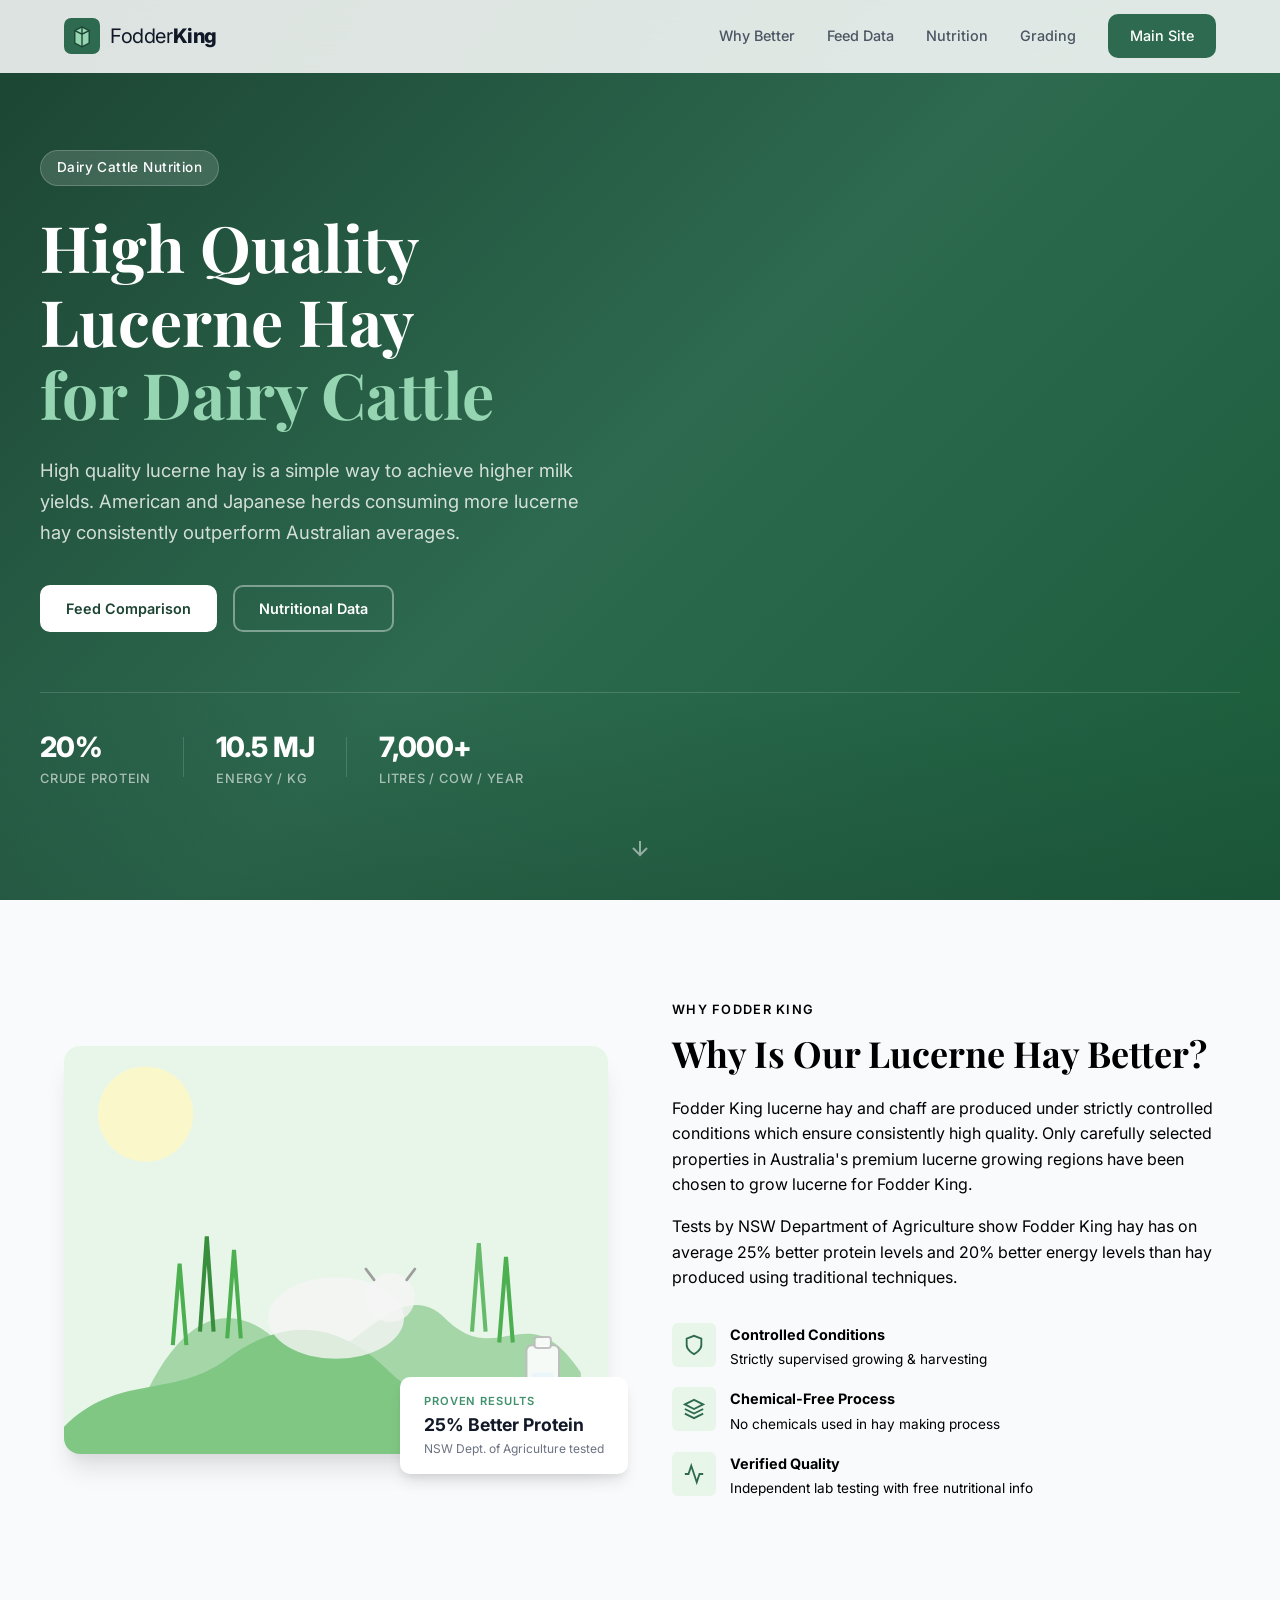
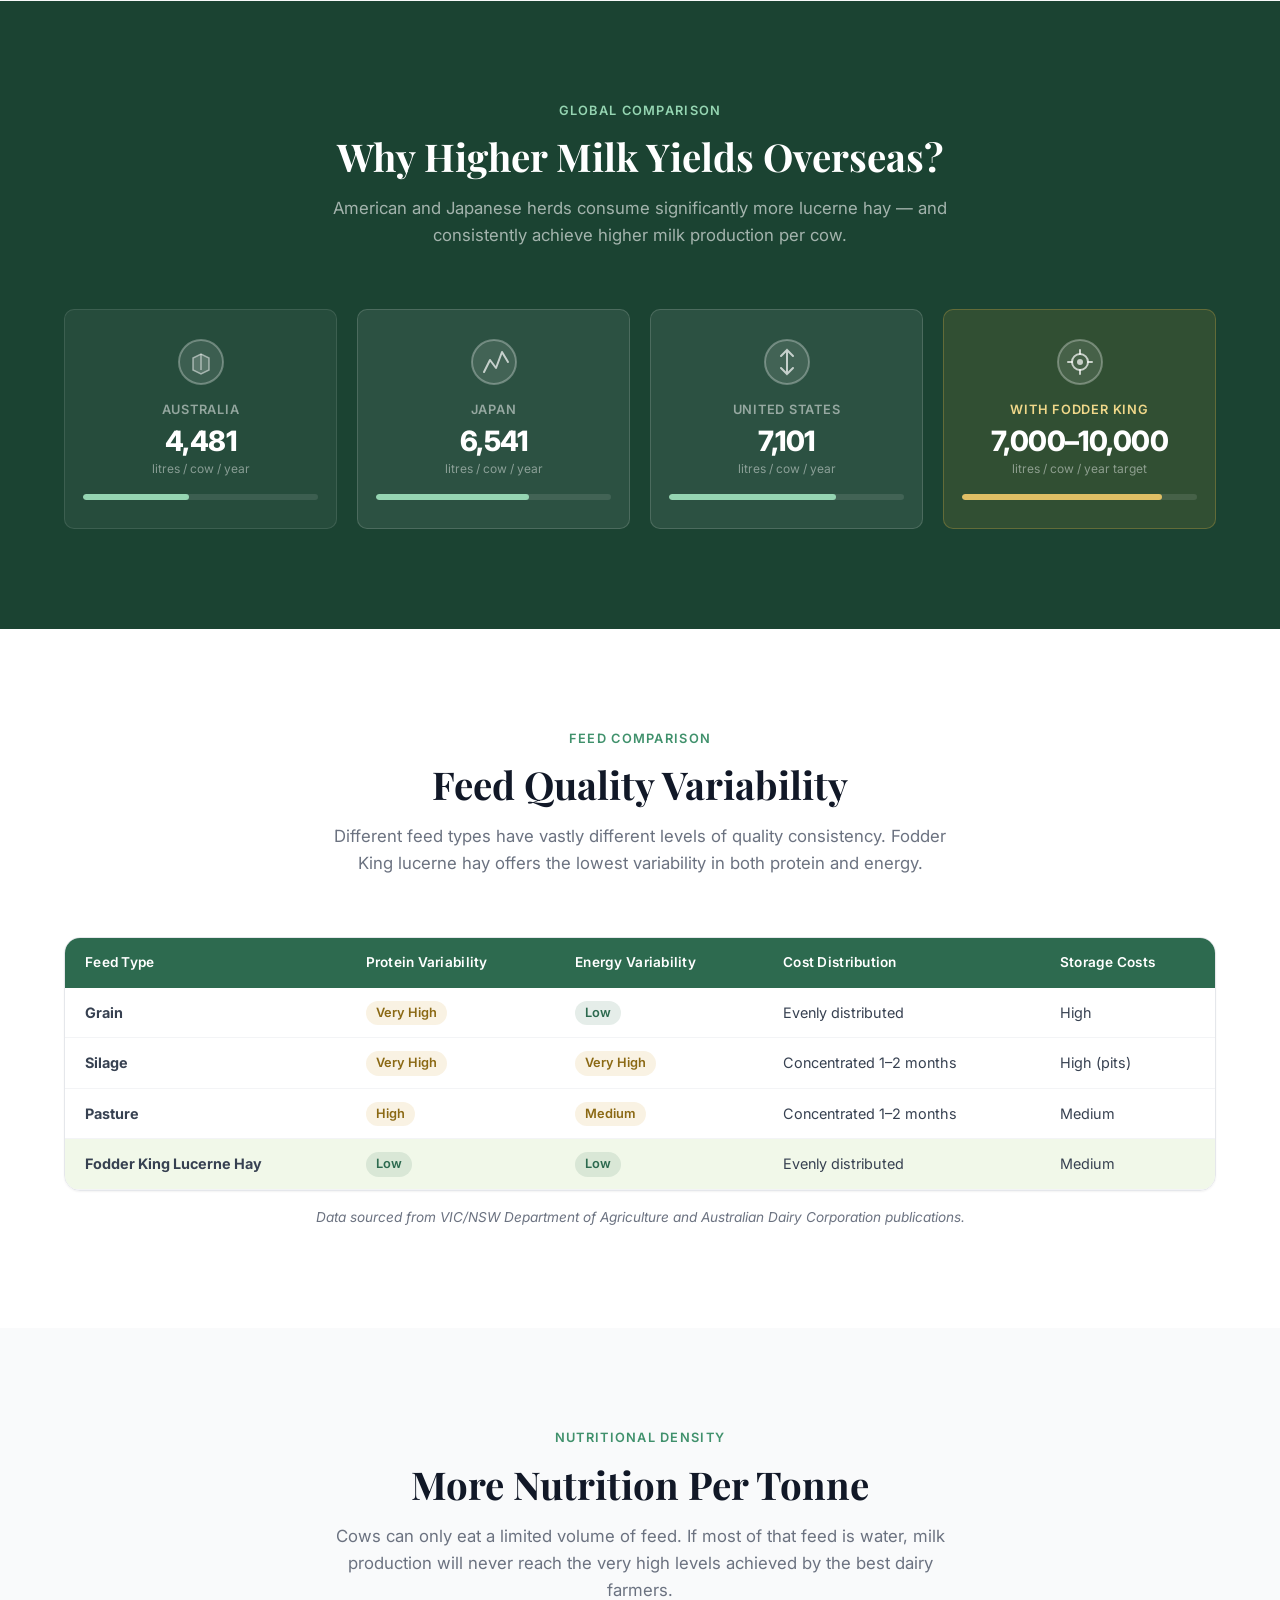
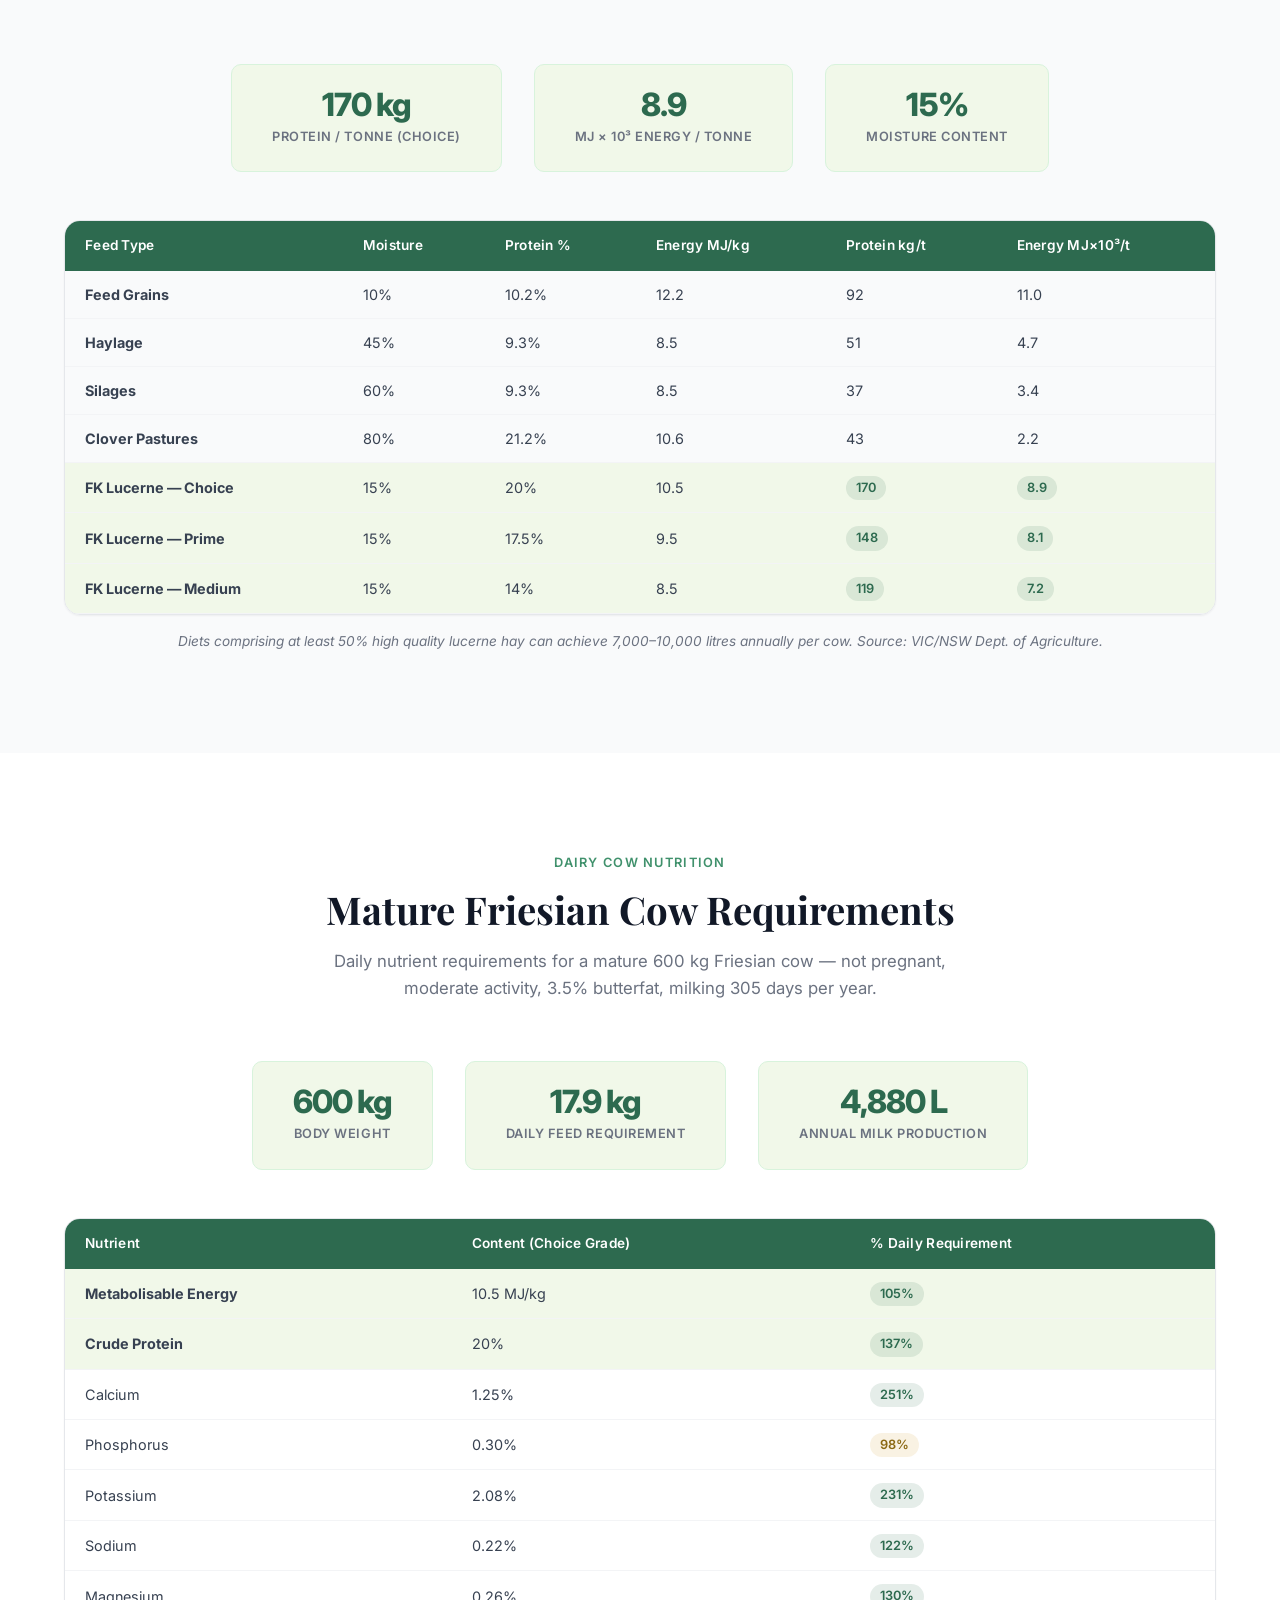
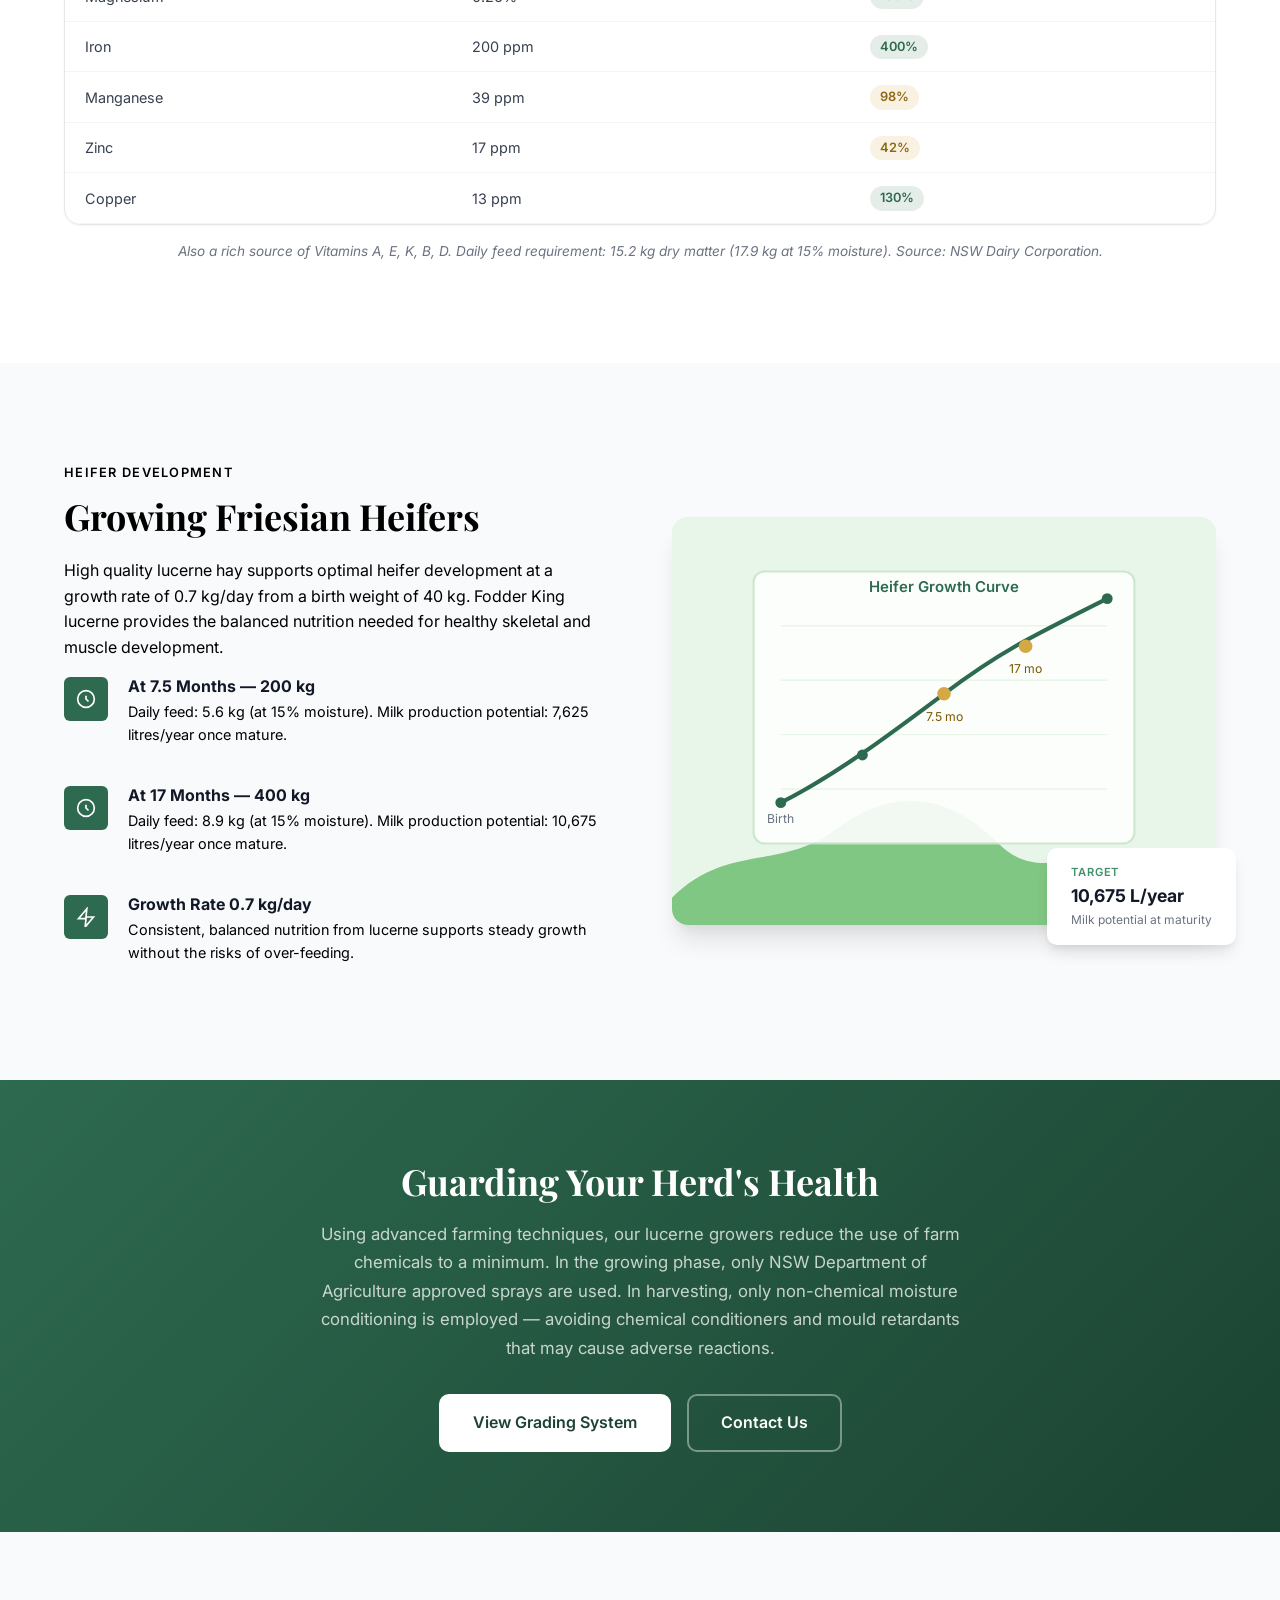
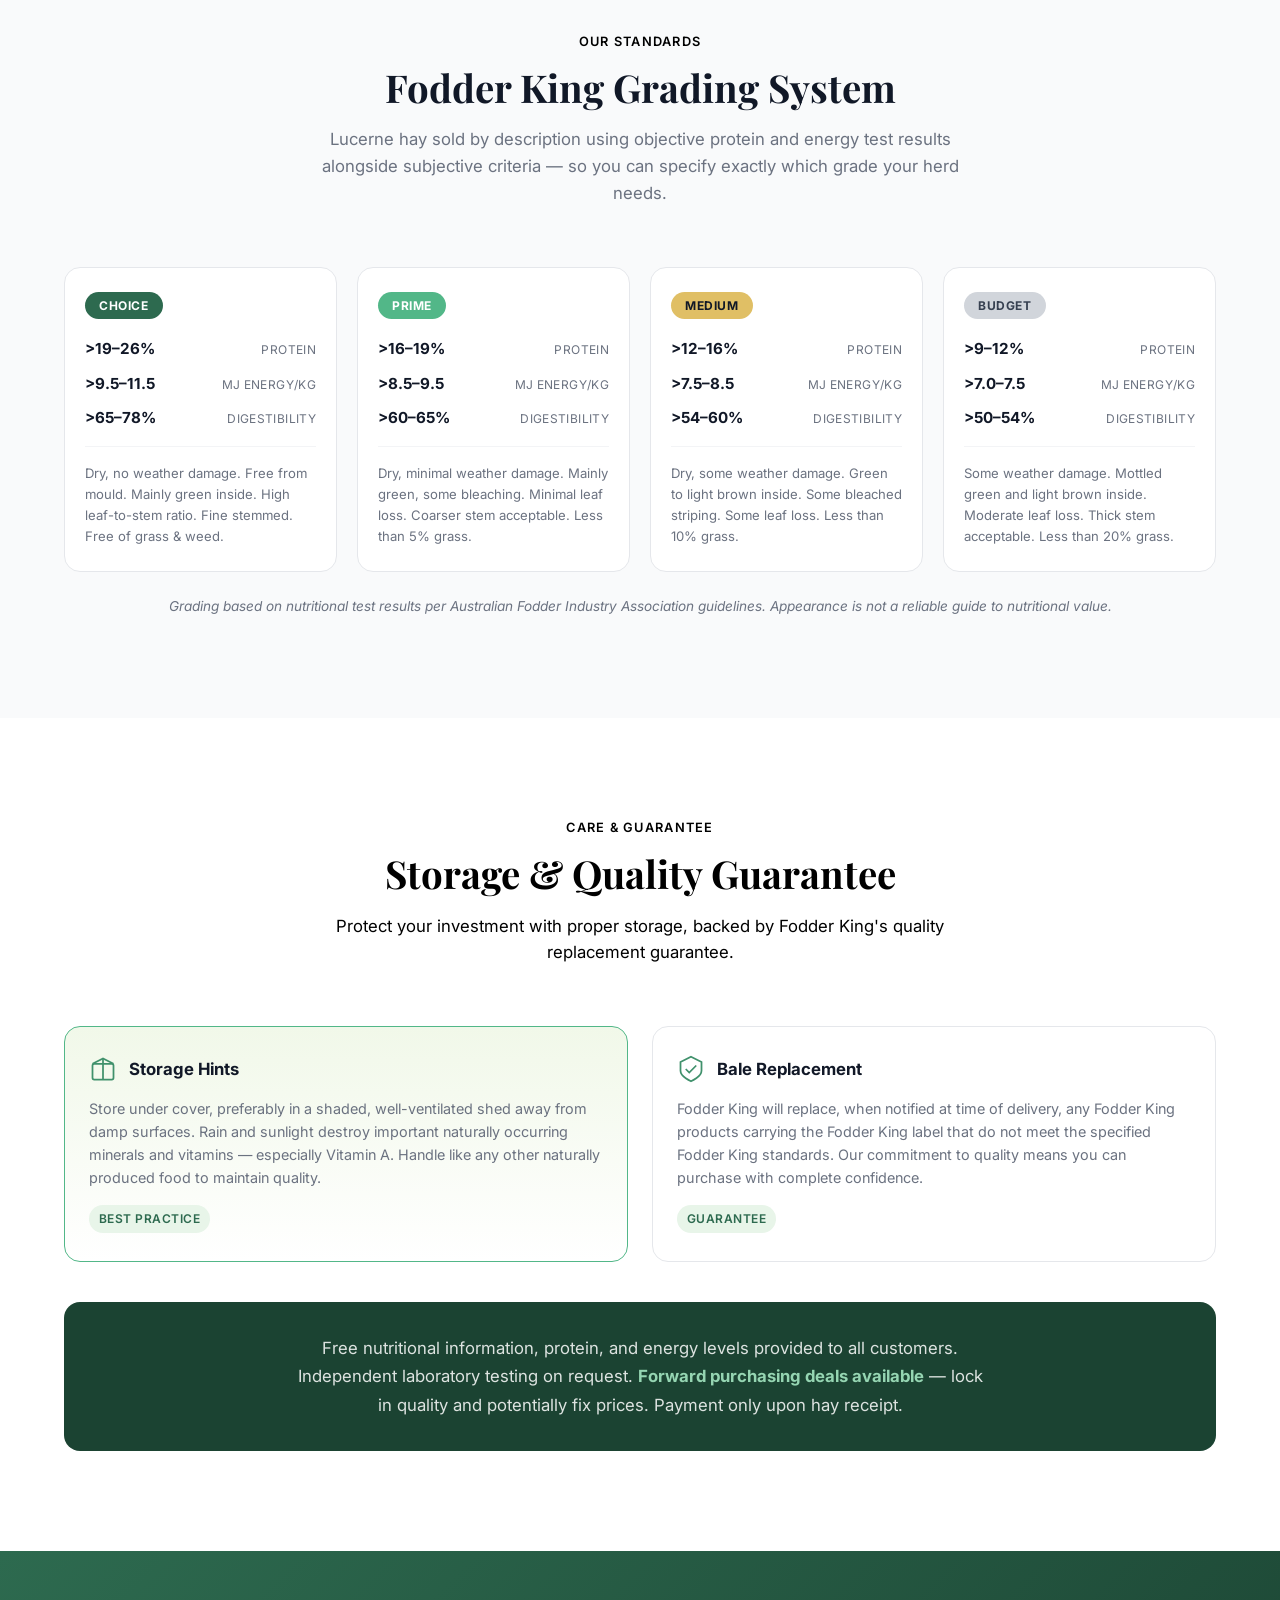
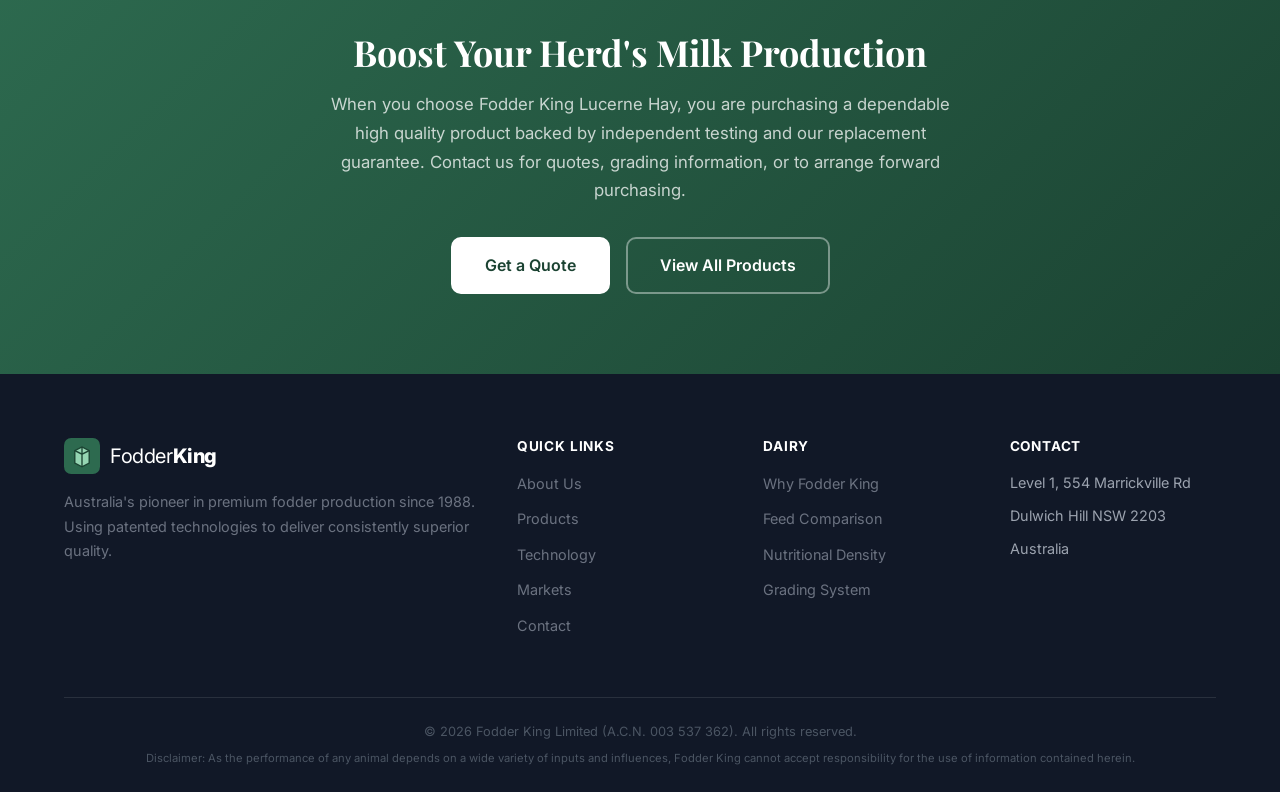
<file: dairy.html>
<!DOCTYPE html>
<html lang="en">
<head>
  <meta charset="UTF-8">
  <meta name="viewport" content="width=device-width, initial-scale=1.0">
  <meta name="description" content="Fodder King — High quality lucerne hay for dairy cattle. Achieve higher milk yields with premium Australian lucerne hay providing superior protein, energy and nutritional density.">
  <title>Lucerne Hay for Dairy Cattle — Fodder King</title>
  <link rel="preconnect" href="https://fonts.googleapis.com">
  <link rel="preconnect" href="https://fonts.gstatic.com" crossorigin>
  <link href="https://fonts.googleapis.com/css2?family=Inter:wght@400;500;600;700;800&family=Playfair+Display:wght@700&display=swap" rel="stylesheet">
  <link rel="stylesheet" href="styles.css">
</head>
<body>
  <!-- Navigation -->
  <nav class="navbar" id="navbar">
    <div class="container nav-container">
      <a href="index.html" class="logo">
        <svg class="logo-icon" viewBox="0 0 40 40" fill="none" xmlns="http://www.w3.org/2000/svg">
          <rect width="40" height="40" rx="8" fill="#2D6A4F"/>
          <path d="M12 28V14l8-4 8 4v14l-8 4-8-4z" fill="#95D5B2" stroke="#1B4332" stroke-width="1.5"/>
          <path d="M20 10v22M12 14l8 4 8-4" stroke="#1B4332" stroke-width="1.5"/>
        </svg>
        <span>Fodder<strong>King</strong></span>
      </a>
      <button class="nav-toggle" id="navToggle" aria-label="Toggle navigation">
        <span></span><span></span><span></span>
      </button>
      <ul class="nav-links" id="navLinks">
        <li><a href="#why-better">Why Better</a></li>
        <li><a href="#feed-variability">Feed Data</a></li>
        <li><a href="#nutrition">Nutrition</a></li>
        <li><a href="#grading">Grading</a></li>
        <li><a href="index.html" class="btn btn-nav">Main Site</a></li>
      </ul>
    </div>
  </nav>

  <!-- Hero Section -->
  <header class="hero hero-dairy" id="hero">
    <div class="hero-bg"></div>
    <div class="container hero-content">
      <div class="hero-badge">Dairy Cattle Nutrition</div>
      <h1>High Quality<br>Lucerne Hay<br><span class="highlight">for Dairy Cattle</span></h1>
      <p class="hero-subtitle">High quality lucerne hay is a simple way to achieve higher milk yields. American and Japanese herds consuming more lucerne hay consistently outperform Australian averages.</p>
      <div class="hero-actions">
        <a href="#feed-variability" class="btn btn-primary">Feed Comparison</a>
        <a href="#nutrition" class="btn btn-outline">Nutritional Data</a>
      </div>
      <div class="hero-stats">
        <div class="stat">
          <span class="stat-value">20%</span>
          <span class="stat-label">Crude Protein</span>
        </div>
        <div class="stat-divider"></div>
        <div class="stat">
          <span class="stat-value">10.5 MJ</span>
          <span class="stat-label">Energy / kg</span>
        </div>
        <div class="stat-divider"></div>
        <div class="stat">
          <span class="stat-value">7,000+</span>
          <span class="stat-label">Litres / Cow / Year</span>
        </div>
      </div>
    </div>
    <div class="hero-scroll">
      <a href="#why-better" aria-label="Scroll down">
        <svg width="24" height="24" viewBox="0 0 24 24" fill="none" stroke="currentColor" stroke-width="2"><path d="M12 5v14M5 12l7 7 7-7"/></svg>
      </a>
    </div>
  </header>

  <!-- Why Better Section -->
  <section class="section section-about" id="why-better">
    <div class="container">
      <div class="section-grid about-grid">
        <div class="about-image">
          <div class="about-image-placeholder">
            <svg viewBox="0 0 400 300" fill="none" xmlns="http://www.w3.org/2000/svg">
              <rect width="400" height="300" fill="#E8F5E9"/>
              <path d="M50 280 C80 200, 120 180, 160 220 S240 160, 280 200 S340 180, 380 240 L380 280Z" fill="#A5D6A7"/>
              <path d="M0 280 C40 240, 80 260, 120 230 S200 200, 240 240 S320 220, 400 260 L400 300 L0 300Z" fill="#81C784"/>
              <!-- Cow silhouette -->
              <ellipse cx="200" cy="200" rx="50" ry="30" fill="#F5F5F5" opacity="0.8"/>
              <circle cx="240" cy="185" r="18" fill="#F5F5F5" opacity="0.8"/>
              <path d="M252 172l6-8M228 172l-6-8" stroke="#9E9E9E" stroke-width="2" stroke-linecap="round"/>
              <!-- Lucerne stalks -->
              <path d="M80 220 L85 160 L90 220" stroke="#4CAF50" stroke-width="3"/>
              <path d="M100 210 L105 140 L110 210" stroke="#388E3C" stroke-width="3"/>
              <path d="M120 215 L125 150 L130 215" stroke="#4CAF50" stroke-width="3"/>
              <path d="M300 210 L305 145 L310 210" stroke="#66BB6A" stroke-width="3"/>
              <path d="M320 218 L325 155 L330 218" stroke="#4CAF50" stroke-width="3"/>
              <!-- Milk bottle icon -->
              <rect x="340" y="220" width="24" height="40" rx="4" fill="white" opacity="0.9" stroke="#BDBDBD" stroke-width="1.5"/>
              <rect x="346" y="214" width="12" height="8" rx="2" fill="white" opacity="0.9" stroke="#BDBDBD" stroke-width="1.5"/>
              <rect x="344" y="240" width="16" height="16" rx="2" fill="#E3F2FD" opacity="0.6"/>
              <!-- Sun -->
              <circle cx="60" cy="50" r="35" fill="#FFF9C4" opacity="0.8"/>
            </svg>
          </div>
          <div class="about-accent-box">
            <span class="accent-number">Proven Results</span>
            <span class="accent-text">25% Better Protein</span>
            <span class="accent-sub">NSW Dept. of Agriculture tested</span>
          </div>
        </div>
        <div class="about-content">
          <div class="section-label">Why Fodder King</div>
          <h2>Why Is Our Lucerne Hay Better?</h2>
          <p>Fodder King lucerne hay and chaff are produced under strictly controlled conditions which ensure consistently high quality. Only carefully selected properties in Australia's premium lucerne growing regions have been chosen to grow lucerne for Fodder King.</p>
          <p>Tests by NSW Department of Agriculture show Fodder King hay has on average 25% better protein levels and 20% better energy levels than hay produced using traditional techniques.</p>
          <div class="about-features">
            <div class="feature">
              <div class="feature-icon">
                <svg viewBox="0 0 24 24" fill="none" stroke="currentColor" stroke-width="2"><path d="M12 22s8-4 8-10V5l-8-3-8 3v7c0 6 8 10 8 10z"/></svg>
              </div>
              <div>
                <strong>Controlled Conditions</strong>
                <span>Strictly supervised growing &amp; harvesting</span>
              </div>
            </div>
            <div class="feature">
              <div class="feature-icon">
                <svg viewBox="0 0 24 24" fill="none" stroke="currentColor" stroke-width="2"><path d="M12 2L2 7l10 5 10-5-10-5zM2 17l10 5 10-5M2 12l10 5 10-5"/></svg>
              </div>
              <div>
                <strong>Chemical-Free Process</strong>
                <span>No chemicals used in hay making process</span>
              </div>
            </div>
            <div class="feature">
              <div class="feature-icon">
                <svg viewBox="0 0 24 24" fill="none" stroke="currentColor" stroke-width="2"><polyline points="22 12 18 12 15 21 9 3 6 12 2 12"/></svg>
              </div>
              <div>
                <strong>Verified Quality</strong>
                <span>Independent lab testing with free nutritional info</span>
              </div>
            </div>
          </div>
        </div>
      </div>
    </div>
  </section>

  <!-- Global Milk Yield Comparison -->
  <section class="section section-livestock" id="milk-yields">
    <div class="container">
      <div class="section-header">
        <div class="section-label">Global Comparison</div>
        <h2>Why Higher Milk Yields Overseas?</h2>
        <p>American and Japanese herds consume significantly more lucerne hay — and consistently achieve higher milk production per cow.</p>
      </div>
      <div class="dairy-yield-grid">
        <div class="dairy-yield-card">
          <div class="dairy-yield-icon">
            <svg viewBox="0 0 48 48" fill="none" xmlns="http://www.w3.org/2000/svg">
              <circle cx="24" cy="24" r="22" fill="rgba(255,255,255,0.1)" stroke="rgba(255,255,255,0.3)" stroke-width="2"/>
              <path d="M16 32V20l8-4 8 4v12l-8 4-8-4z" fill="rgba(255,255,255,0.15)" stroke="rgba(255,255,255,0.5)" stroke-width="1.5"/>
              <path d="M24 16v16" stroke="rgba(255,255,255,0.5)" stroke-width="1.5"/>
            </svg>
          </div>
          <span class="dairy-yield-country">Australia</span>
          <span class="dairy-yield-value">4,481</span>
          <span class="dairy-yield-unit">litres / cow / year</span>
          <div class="dairy-yield-bar">
            <div class="dairy-yield-fill" style="width: 45%;"></div>
          </div>
        </div>
        <div class="dairy-yield-card dairy-yield-highlight">
          <div class="dairy-yield-icon">
            <svg viewBox="0 0 48 48" fill="none" xmlns="http://www.w3.org/2000/svg">
              <circle cx="24" cy="24" r="22" fill="rgba(255,255,255,0.1)" stroke="rgba(255,255,255,0.3)" stroke-width="2"/>
              <path d="M14 34l6-12 6 8 6-16 6 10" stroke="rgba(255,255,255,0.7)" stroke-width="2" stroke-linecap="round" stroke-linejoin="round"/>
            </svg>
          </div>
          <span class="dairy-yield-country">Japan</span>
          <span class="dairy-yield-value">6,541</span>
          <span class="dairy-yield-unit">litres / cow / year</span>
          <div class="dairy-yield-bar">
            <div class="dairy-yield-fill" style="width: 65%;"></div>
          </div>
        </div>
        <div class="dairy-yield-card dairy-yield-highlight">
          <div class="dairy-yield-icon">
            <svg viewBox="0 0 48 48" fill="none" xmlns="http://www.w3.org/2000/svg">
              <circle cx="24" cy="24" r="22" fill="rgba(255,255,255,0.1)" stroke="rgba(255,255,255,0.3)" stroke-width="2"/>
              <path d="M24 12v24M18 18l6-6 6 6M18 30l6 6 6-6" stroke="rgba(255,255,255,0.7)" stroke-width="2" stroke-linecap="round"/>
            </svg>
          </div>
          <span class="dairy-yield-country">United States</span>
          <span class="dairy-yield-value">7,101</span>
          <span class="dairy-yield-unit">litres / cow / year</span>
          <div class="dairy-yield-bar">
            <div class="dairy-yield-fill" style="width: 71%;"></div>
          </div>
        </div>
        <div class="dairy-yield-card dairy-yield-target">
          <div class="dairy-yield-icon">
            <svg viewBox="0 0 48 48" fill="none" xmlns="http://www.w3.org/2000/svg">
              <circle cx="24" cy="24" r="22" fill="rgba(255,255,255,0.1)" stroke="rgba(255,255,255,0.3)" stroke-width="2"/>
              <circle cx="24" cy="24" r="8" stroke="rgba(255,255,255,0.7)" stroke-width="2"/>
              <circle cx="24" cy="24" r="3" fill="rgba(255,255,255,0.7)"/>
              <path d="M24 12v4M24 32v4M12 24h4M32 24h4" stroke="rgba(255,255,255,0.7)" stroke-width="2" stroke-linecap="round"/>
            </svg>
          </div>
          <span class="dairy-yield-country">With Fodder King</span>
          <span class="dairy-yield-value">7,000–10,000</span>
          <span class="dairy-yield-unit">litres / cow / year target</span>
          <div class="dairy-yield-bar">
            <div class="dairy-yield-fill dairy-yield-fill-gold" style="width: 85%;"></div>
          </div>
        </div>
      </div>
    </div>
  </section>

  <!-- Feed Variability Section -->
  <section class="section" id="feed-variability">
    <div class="container">
      <div class="section-header">
        <div class="section-label">Feed Comparison</div>
        <h2>Feed Quality Variability</h2>
        <p>Different feed types have vastly different levels of quality consistency. Fodder King lucerne hay offers the lowest variability in both protein and energy.</p>
      </div>

      <div class="table-wrapper">
        <table class="nutrition-table">
          <thead>
            <tr>
              <th>Feed Type</th>
              <th>Protein Variability</th>
              <th>Energy Variability</th>
              <th>Cost Distribution</th>
              <th>Storage Costs</th>
            </tr>
          </thead>
          <tbody>
            <tr>
              <td><strong>Grain</strong></td>
              <td><span class="badge badge-amber">Very High</span></td>
              <td><span class="badge badge-green">Low</span></td>
              <td>Evenly distributed</td>
              <td>High</td>
            </tr>
            <tr>
              <td><strong>Silage</strong></td>
              <td><span class="badge badge-amber">Very High</span></td>
              <td><span class="badge badge-amber">Very High</span></td>
              <td>Concentrated 1–2 months</td>
              <td>High (pits)</td>
            </tr>
            <tr>
              <td><strong>Pasture</strong></td>
              <td><span class="badge badge-amber">High</span></td>
              <td><span class="badge badge-amber">Medium</span></td>
              <td>Concentrated 1–2 months</td>
              <td>Medium</td>
            </tr>
            <tr class="table-highlight">
              <td><strong>Fodder King Lucerne Hay</strong></td>
              <td><span class="badge badge-green">Low</span></td>
              <td><span class="badge badge-green">Low</span></td>
              <td>Evenly distributed</td>
              <td>Medium</td>
            </tr>
          </tbody>
        </table>
      </div>
      <p class="table-note">Data sourced from VIC/NSW Department of Agriculture and Australian Dairy Corporation publications.</p>
    </div>
  </section>

  <!-- Nutritional Density Section -->
  <section class="section section-tech" id="nutrition">
    <div class="container">
      <div class="section-header">
        <div class="section-label">Nutritional Density</div>
        <h2>More Nutrition Per Tonne</h2>
        <p>Cows can only eat a limited volume of feed. If most of that feed is water, milk production will never reach the very high levels achieved by the best dairy farmers.</p>
      </div>

      <!-- Density overview cards -->
      <div class="nutrition-overview">
        <div class="nutrition-overview-card">
          <span class="nutrition-big">170 kg</span>
          <span class="nutrition-label">Protein / Tonne (Choice)</span>
        </div>
        <div class="nutrition-overview-card">
          <span class="nutrition-big">8.9</span>
          <span class="nutrition-label">MJ &times; 10&sup3; Energy / Tonne</span>
        </div>
        <div class="nutrition-overview-card">
          <span class="nutrition-big">15%</span>
          <span class="nutrition-label">Moisture Content</span>
        </div>
      </div>

      <div class="table-wrapper">
        <table class="nutrition-table">
          <thead>
            <tr>
              <th>Feed Type</th>
              <th>Moisture</th>
              <th>Protein %</th>
              <th>Energy MJ/kg</th>
              <th>Protein kg/t</th>
              <th>Energy MJ&times;10&sup3;/t</th>
            </tr>
          </thead>
          <tbody>
            <tr>
              <td><strong>Feed Grains</strong></td>
              <td>10%</td>
              <td>10.2%</td>
              <td>12.2</td>
              <td>92</td>
              <td>11.0</td>
            </tr>
            <tr>
              <td><strong>Haylage</strong></td>
              <td>45%</td>
              <td>9.3%</td>
              <td>8.5</td>
              <td>51</td>
              <td>4.7</td>
            </tr>
            <tr>
              <td><strong>Silages</strong></td>
              <td>60%</td>
              <td>9.3%</td>
              <td>8.5</td>
              <td>37</td>
              <td>3.4</td>
            </tr>
            <tr>
              <td><strong>Clover Pastures</strong></td>
              <td>80%</td>
              <td>21.2%</td>
              <td>10.6</td>
              <td>43</td>
              <td>2.2</td>
            </tr>
            <tr class="table-highlight">
              <td><strong>FK Lucerne — Choice</strong></td>
              <td>15%</td>
              <td>20%</td>
              <td>10.5</td>
              <td><span class="badge badge-green">170</span></td>
              <td><span class="badge badge-green">8.9</span></td>
            </tr>
            <tr class="table-highlight">
              <td><strong>FK Lucerne — Prime</strong></td>
              <td>15%</td>
              <td>17.5%</td>
              <td>9.5</td>
              <td><span class="badge badge-green">148</span></td>
              <td><span class="badge badge-green">8.1</span></td>
            </tr>
            <tr class="table-highlight">
              <td><strong>FK Lucerne — Medium</strong></td>
              <td>15%</td>
              <td>14%</td>
              <td>8.5</td>
              <td><span class="badge badge-green">119</span></td>
              <td><span class="badge badge-green">7.2</span></td>
            </tr>
          </tbody>
        </table>
      </div>
      <p class="table-note">Diets comprising at least 50% high quality lucerne hay can achieve 7,000–10,000 litres annually per cow. Source: VIC/NSW Dept. of Agriculture.</p>
    </div>
  </section>

  <!-- Friesian Cow Requirements Section -->
  <section class="section" id="friesian">
    <div class="container">
      <div class="section-header">
        <div class="section-label">Dairy Cow Nutrition</div>
        <h2>Mature Friesian Cow Requirements</h2>
        <p>Daily nutrient requirements for a mature 600 kg Friesian cow — not pregnant, moderate activity, 3.5% butterfat, milking 305 days per year.</p>
      </div>

      <!-- Cow spec overview -->
      <div class="nutrition-overview">
        <div class="nutrition-overview-card">
          <span class="nutrition-big">600 kg</span>
          <span class="nutrition-label">Body Weight</span>
        </div>
        <div class="nutrition-overview-card">
          <span class="nutrition-big">17.9 kg</span>
          <span class="nutrition-label">Daily Feed Requirement</span>
        </div>
        <div class="nutrition-overview-card">
          <span class="nutrition-big">4,880 L</span>
          <span class="nutrition-label">Annual Milk Production</span>
        </div>
      </div>

      <div class="table-wrapper">
        <table class="nutrition-table">
          <thead>
            <tr>
              <th>Nutrient</th>
              <th>Content (Choice Grade)</th>
              <th>% Daily Requirement</th>
            </tr>
          </thead>
          <tbody>
            <tr class="table-highlight">
              <td><strong>Metabolisable Energy</strong></td>
              <td>10.5 MJ/kg</td>
              <td><span class="badge badge-green">105%</span></td>
            </tr>
            <tr class="table-highlight">
              <td><strong>Crude Protein</strong></td>
              <td>20%</td>
              <td><span class="badge badge-green">137%</span></td>
            </tr>
            <tr>
              <td>Calcium</td>
              <td>1.25%</td>
              <td><span class="badge badge-green">251%</span></td>
            </tr>
            <tr>
              <td>Phosphorus</td>
              <td>0.30%</td>
              <td><span class="badge badge-amber">98%</span></td>
            </tr>
            <tr>
              <td>Potassium</td>
              <td>2.08%</td>
              <td><span class="badge badge-green">231%</span></td>
            </tr>
            <tr>
              <td>Sodium</td>
              <td>0.22%</td>
              <td><span class="badge badge-green">122%</span></td>
            </tr>
            <tr>
              <td>Magnesium</td>
              <td>0.26%</td>
              <td><span class="badge badge-green">130%</span></td>
            </tr>
            <tr>
              <td>Iron</td>
              <td>200 ppm</td>
              <td><span class="badge badge-green">400%</span></td>
            </tr>
            <tr>
              <td>Manganese</td>
              <td>39 ppm</td>
              <td><span class="badge badge-amber">98%</span></td>
            </tr>
            <tr>
              <td>Zinc</td>
              <td>17 ppm</td>
              <td><span class="badge badge-amber">42%</span></td>
            </tr>
            <tr>
              <td>Copper</td>
              <td>13 ppm</td>
              <td><span class="badge badge-green">130%</span></td>
            </tr>
          </tbody>
        </table>
      </div>
      <p class="table-note">Also a rich source of Vitamins A, E, K, B, D. Daily feed requirement: 15.2 kg dry matter (17.9 kg at 15% moisture). Source: NSW Dairy Corporation.</p>
    </div>
  </section>

  <!-- Growing Heifer Section -->
  <section class="section section-about" id="heifers">
    <div class="container">
      <div class="section-grid about-grid">
        <div class="about-content">
          <div class="section-label">Heifer Development</div>
          <h2>Growing Friesian Heifers</h2>
          <p>High quality lucerne hay supports optimal heifer development at a growth rate of 0.7 kg/day from a birth weight of 40 kg. Fodder King lucerne provides the balanced nutrition needed for healthy skeletal and muscle development.</p>
          <div class="process-steps">
            <div class="process-step">
              <div class="step-number">
                <svg viewBox="0 0 24 24" fill="none" stroke="white" stroke-width="2" width="20" height="20"><circle cx="12" cy="12" r="10"/><path d="M12 8v4l3 3"/></svg>
              </div>
              <div class="step-content">
                <h4>At 7.5 Months — 200 kg</h4>
                <p>Daily feed: 5.6 kg (at 15% moisture). Milk production potential: 7,625 litres/year once mature.</p>
              </div>
            </div>
            <div class="process-step">
              <div class="step-number">
                <svg viewBox="0 0 24 24" fill="none" stroke="white" stroke-width="2" width="20" height="20"><circle cx="12" cy="12" r="10"/><path d="M12 8v4l3 3"/></svg>
              </div>
              <div class="step-content">
                <h4>At 17 Months — 400 kg</h4>
                <p>Daily feed: 8.9 kg (at 15% moisture). Milk production potential: 10,675 litres/year once mature.</p>
              </div>
            </div>
            <div class="process-step">
              <div class="step-number">
                <svg viewBox="0 0 24 24" fill="none" stroke="white" stroke-width="2" width="20" height="20"><path d="M13 2L3 14h9l-1 10 10-12h-9l1-10z"/></svg>
              </div>
              <div class="step-content">
                <h4>Growth Rate 0.7 kg/day</h4>
                <p>Consistent, balanced nutrition from lucerne supports steady growth without the risks of over-feeding.</p>
              </div>
            </div>
          </div>
        </div>
        <div class="about-image">
          <div class="about-image-placeholder">
            <svg viewBox="0 0 400 300" fill="none" xmlns="http://www.w3.org/2000/svg">
              <rect width="400" height="300" fill="#E8F5E9"/>
              <path d="M0 280 C40 240, 80 260, 120 230 S200 200, 240 240 S320 220, 400 260 L400 300 L0 300Z" fill="#81C784"/>
              <!-- Growth chart -->
              <rect x="60" y="40" width="280" height="200" rx="8" fill="white" opacity="0.9" stroke="#C8E6C9" stroke-width="1.5"/>
              <!-- Grid lines -->
              <line x1="80" y1="80" x2="320" y2="80" stroke="#E8F5E9" stroke-width="1"/>
              <line x1="80" y1="120" x2="320" y2="120" stroke="#E8F5E9" stroke-width="1"/>
              <line x1="80" y1="160" x2="320" y2="160" stroke="#E8F5E9" stroke-width="1"/>
              <line x1="80" y1="200" x2="320" y2="200" stroke="#E8F5E9" stroke-width="1"/>
              <!-- Growth line -->
              <path d="M80 210 C120 190, 160 160, 200 130 S260 90, 320 60" stroke="#2D6A4F" stroke-width="3" fill="none" stroke-linecap="round"/>
              <!-- Dots -->
              <circle cx="80" cy="210" r="4" fill="#2D6A4F"/>
              <circle cx="140" cy="175" r="4" fill="#2D6A4F"/>
              <circle cx="200" cy="130" r="5" fill="#D4A843"/>
              <circle cx="260" cy="95" r="5" fill="#D4A843"/>
              <circle cx="320" cy="60" r="4" fill="#2D6A4F"/>
              <!-- Labels -->
              <text x="80" y="225" font-family="Inter, sans-serif" font-size="9" fill="#6B7280" text-anchor="middle">Birth</text>
              <text x="200" y="150" font-family="Inter, sans-serif" font-size="9" fill="#7B5800" text-anchor="middle">7.5 mo</text>
              <text x="260" y="115" font-family="Inter, sans-serif" font-size="9" fill="#7B5800" text-anchor="middle">17 mo</text>
              <text x="200" y="55" font-family="Inter, sans-serif" font-size="11" font-weight="600" fill="#2D6A4F" text-anchor="middle">Heifer Growth Curve</text>
            </svg>
          </div>
          <div class="about-accent-box">
            <span class="accent-number">Target</span>
            <span class="accent-text">10,675 L/year</span>
            <span class="accent-sub">Milk potential at maturity</span>
          </div>
        </div>
      </div>
    </div>
  </section>

  <!-- Guarding Health Section -->
  <section class="section section-cta">
    <div class="container">
      <div class="cta-content">
        <h2>Guarding Your Herd's Health</h2>
        <p>Using advanced farming techniques, our lucerne growers reduce the use of farm chemicals to a minimum. In the growing phase, only NSW Department of Agriculture approved sprays are used. In harvesting, only non-chemical moisture conditioning is employed — avoiding chemical conditioners and mould retardants that may cause adverse reactions.</p>
        <div class="cta-actions">
          <a href="#grading" class="btn btn-primary btn-lg">View Grading System</a>
          <a href="index.html#contact" class="btn btn-outline btn-lg">Contact Us</a>
        </div>
      </div>
    </div>
  </section>

  <!-- Grading System Section -->
  <section class="section section-about" id="grading">
    <div class="container">
      <div class="section-header">
        <div class="section-label">Our Standards</div>
        <h2>Fodder King Grading System</h2>
        <p>Lucerne hay sold by description using objective protein and energy test results alongside subjective criteria — so you can specify exactly which grade your herd needs.</p>
      </div>
      <div class="grading-grid">
        <div class="grade-card grade-choice">
          <div class="grade-badge">Choice</div>
          <div class="grade-specs">
            <div class="grade-spec">
              <span class="grade-spec-value">&gt;19–26%</span>
              <span class="grade-spec-label">Protein</span>
            </div>
            <div class="grade-spec">
              <span class="grade-spec-value">&gt;9.5–11.5</span>
              <span class="grade-spec-label">MJ Energy/kg</span>
            </div>
            <div class="grade-spec">
              <span class="grade-spec-value">&gt;65–78%</span>
              <span class="grade-spec-label">Digestibility</span>
            </div>
          </div>
          <p class="grade-desc">Dry, no weather damage. Free from mould. Mainly green inside. High leaf-to-stem ratio. Fine stemmed. Free of grass &amp; weed.</p>
        </div>
        <div class="grade-card grade-prime">
          <div class="grade-badge">Prime</div>
          <div class="grade-specs">
            <div class="grade-spec">
              <span class="grade-spec-value">&gt;16–19%</span>
              <span class="grade-spec-label">Protein</span>
            </div>
            <div class="grade-spec">
              <span class="grade-spec-value">&gt;8.5–9.5</span>
              <span class="grade-spec-label">MJ Energy/kg</span>
            </div>
            <div class="grade-spec">
              <span class="grade-spec-value">&gt;60–65%</span>
              <span class="grade-spec-label">Digestibility</span>
            </div>
          </div>
          <p class="grade-desc">Dry, minimal weather damage. Mainly green, some bleaching. Minimal leaf loss. Coarser stem acceptable. Less than 5% grass.</p>
        </div>
        <div class="grade-card grade-medium">
          <div class="grade-badge">Medium</div>
          <div class="grade-specs">
            <div class="grade-spec">
              <span class="grade-spec-value">&gt;12–16%</span>
              <span class="grade-spec-label">Protein</span>
            </div>
            <div class="grade-spec">
              <span class="grade-spec-value">&gt;7.5–8.5</span>
              <span class="grade-spec-label">MJ Energy/kg</span>
            </div>
            <div class="grade-spec">
              <span class="grade-spec-value">&gt;54–60%</span>
              <span class="grade-spec-label">Digestibility</span>
            </div>
          </div>
          <p class="grade-desc">Dry, some weather damage. Green to light brown inside. Some bleached striping. Some leaf loss. Less than 10% grass.</p>
        </div>
        <div class="grade-card grade-budget">
          <div class="grade-badge">Budget</div>
          <div class="grade-specs">
            <div class="grade-spec">
              <span class="grade-spec-value">&gt;9–12%</span>
              <span class="grade-spec-label">Protein</span>
            </div>
            <div class="grade-spec">
              <span class="grade-spec-value">&gt;7.0–7.5</span>
              <span class="grade-spec-label">MJ Energy/kg</span>
            </div>
            <div class="grade-spec">
              <span class="grade-spec-value">&gt;50–54%</span>
              <span class="grade-spec-label">Digestibility</span>
            </div>
          </div>
          <p class="grade-desc">Some weather damage. Mottled green and light brown inside. Moderate leaf loss. Thick stem acceptable. Less than 20% grass.</p>
        </div>
      </div>
      <p class="table-note">Grading based on nutritional test results per Australian Fodder Industry Association guidelines. Appearance is not a reliable guide to nutritional value.</p>
    </div>
  </section>

  <!-- Storage & Guarantee Section -->
  <section class="section section-markets" id="storage">
    <div class="container">
      <div class="section-header">
        <div class="section-label">Care &amp; Guarantee</div>
        <h2>Storage &amp; Quality Guarantee</h2>
        <p>Protect your investment with proper storage, backed by Fodder King's quality replacement guarantee.</p>
      </div>
      <div class="markets-grid" style="grid-template-columns: repeat(2, 1fr);">
        <div class="market-card market-domestic">
          <div class="market-header">
            <svg viewBox="0 0 32 32" fill="none" stroke="currentColor" stroke-width="2"><rect x="4" y="10" width="24" height="18" rx="2"/><path d="M4 10l12-6 12 6"/><line x1="16" y1="4" x2="16" y2="28"/></svg>
            <h3>Storage Hints</h3>
          </div>
          <p>Store under cover, preferably in a shaded, well-ventilated shed away from damp surfaces. Rain and sunlight destroy important naturally occurring minerals and vitamins — especially Vitamin A. Handle like any other naturally produced food to maintain quality.</p>
          <div class="market-tag">Best Practice</div>
        </div>
        <div class="market-card">
          <div class="market-header">
            <svg viewBox="0 0 32 32" fill="none" stroke="currentColor" stroke-width="2"><path d="M16 2l12 6v10c0 7-12 12-12 12S4 25 4 18V8l12-6z"/><polyline points="22 12 14 20 10 16"/></svg>
            <h3>Bale Replacement</h3>
          </div>
          <p>Fodder King will replace, when notified at time of delivery, any Fodder King products carrying the Fodder King label that do not meet the specified Fodder King standards. Our commitment to quality means you can purchase with complete confidence.</p>
          <div class="market-tag">Guarantee</div>
        </div>
      </div>
      <div class="markets-callout" style="margin-top: 32px;">
        <p>Free nutritional information, protein, and energy levels provided to all customers. Independent laboratory testing on request. <strong>Forward purchasing deals available</strong> — lock in quality and potentially fix prices. Payment only upon hay receipt.</p>
      </div>
    </div>
  </section>

  <!-- CTA Section -->
  <section class="section section-cta">
    <div class="container">
      <div class="cta-content">
        <h2>Boost Your Herd's Milk Production</h2>
        <p>When you choose Fodder King Lucerne Hay, you are purchasing a dependable high quality product backed by independent testing and our replacement guarantee. Contact us for quotes, grading information, or to arrange forward purchasing.</p>
        <div class="cta-actions">
          <a href="index.html#contact" class="btn btn-primary btn-lg">Get a Quote</a>
          <a href="index.html#products" class="btn btn-outline btn-lg">View All Products</a>
        </div>
      </div>
    </div>
  </section>

  <!-- Footer -->
  <footer class="footer">
    <div class="container">
      <div class="footer-grid">
        <div class="footer-brand">
          <a href="index.html" class="logo">
            <svg class="logo-icon" viewBox="0 0 40 40" fill="none" xmlns="http://www.w3.org/2000/svg">
              <rect width="40" height="40" rx="8" fill="#2D6A4F"/>
              <path d="M12 28V14l8-4 8 4v14l-8 4-8-4z" fill="#95D5B2" stroke="#1B4332" stroke-width="1.5"/>
              <path d="M20 10v22M12 14l8 4 8-4" stroke="#1B4332" stroke-width="1.5"/>
            </svg>
            <span>Fodder<strong>King</strong></span>
          </a>
          <p>Australia's pioneer in premium fodder production since 1988. Using patented technologies to deliver consistently superior quality.</p>
        </div>
        <div class="footer-links">
          <h4>Quick Links</h4>
          <ul>
            <li><a href="index.html#about">About Us</a></li>
            <li><a href="index.html#products">Products</a></li>
            <li><a href="index.html#technology">Technology</a></li>
            <li><a href="index.html#markets">Markets</a></li>
            <li><a href="index.html#contact">Contact</a></li>
          </ul>
        </div>
        <div class="footer-links">
          <h4>Dairy</h4>
          <ul>
            <li><a href="#why-better">Why Fodder King</a></li>
            <li><a href="#feed-variability">Feed Comparison</a></li>
            <li><a href="#nutrition">Nutritional Density</a></li>
            <li><a href="#grading">Grading System</a></li>
          </ul>
        </div>
        <div class="footer-links">
          <h4>Contact</h4>
          <ul>
            <li>Level 1, 554 Marrickville Rd</li>
            <li>Dulwich Hill NSW 2203</li>
            <li>Australia</li>
          </ul>
        </div>
      </div>
      <div class="footer-bottom">
        <p>&copy; 2026 Fodder King Limited (A.C.N. 003 537 362). All rights reserved.</p>
        <p style="font-size: 0.7rem; color: var(--gray-600); margin-top: 8px;">Disclaimer: As the performance of any animal depends on a wide variety of inputs and influences, Fodder King cannot accept responsibility for the use of information contained herein.</p>
      </div>
    </div>
  </footer>

  <script src="script.js?v=3"></script>
</body>
</html>
</file>
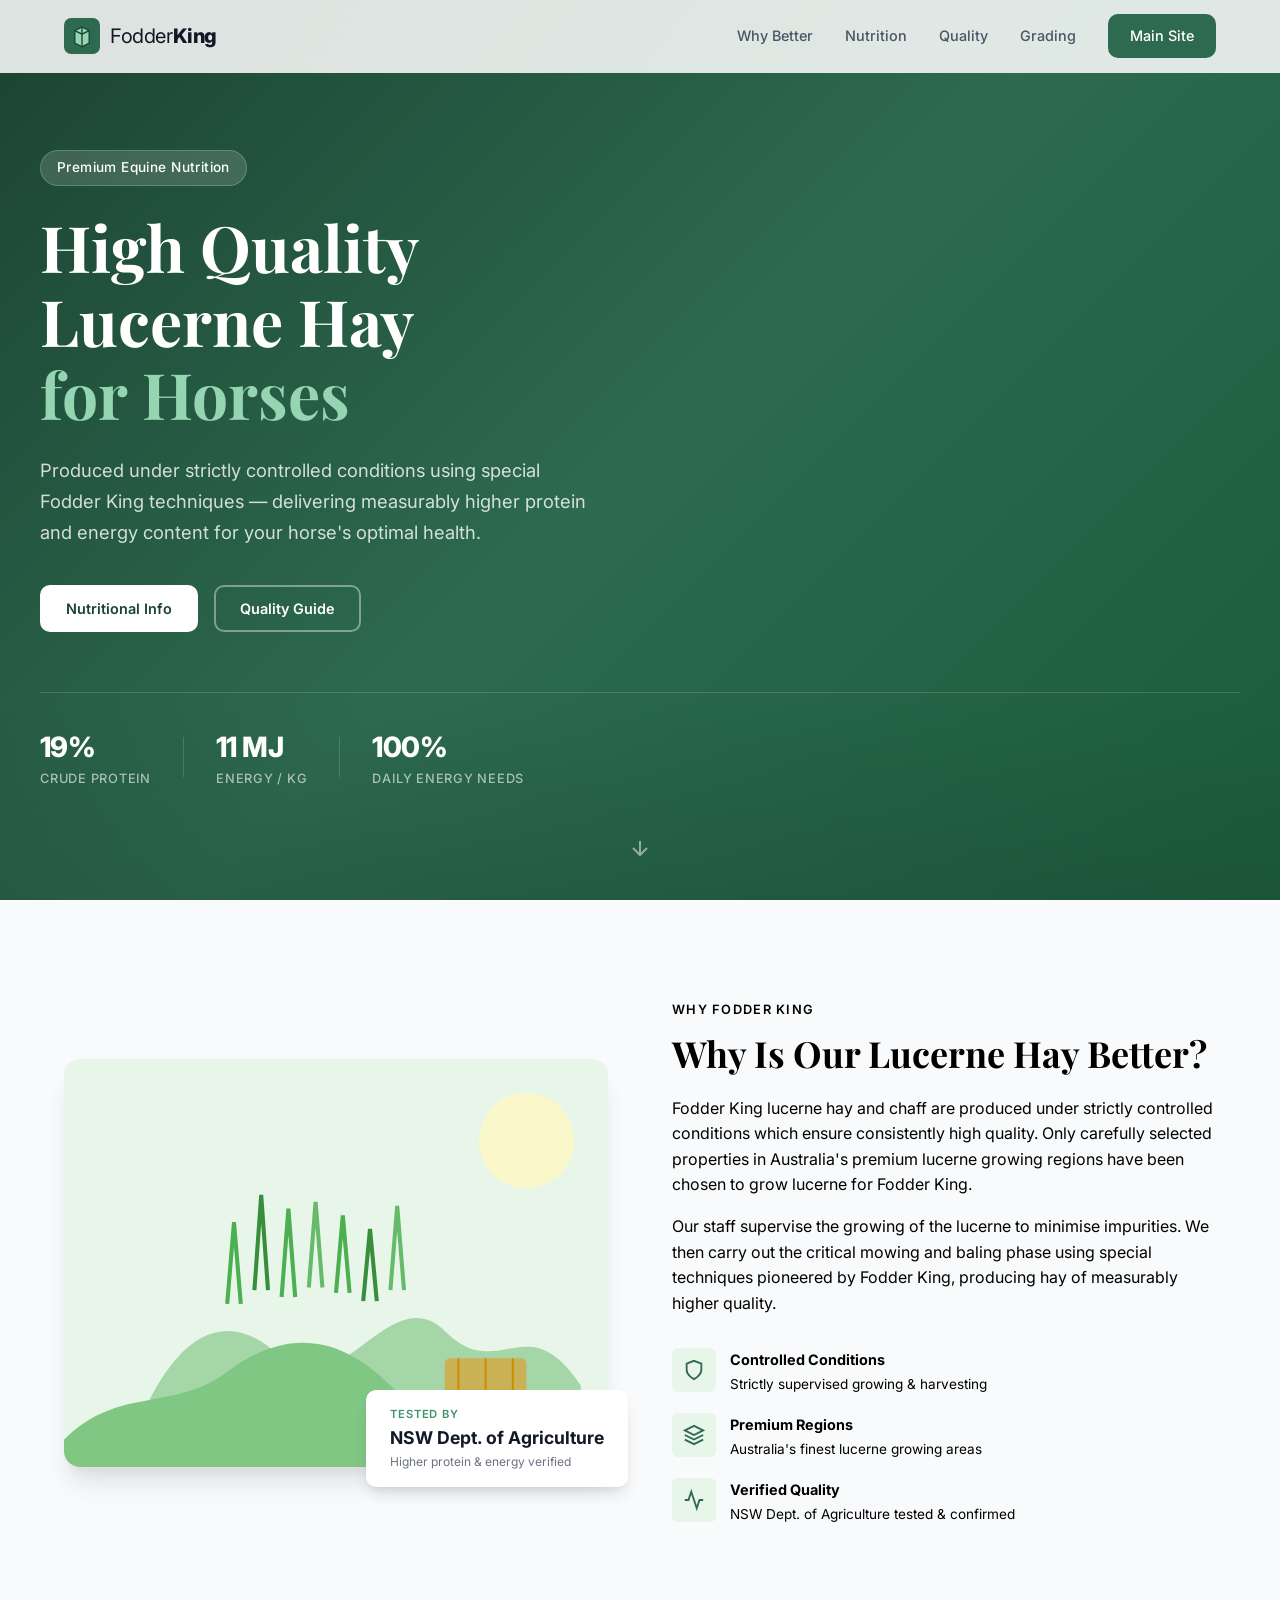
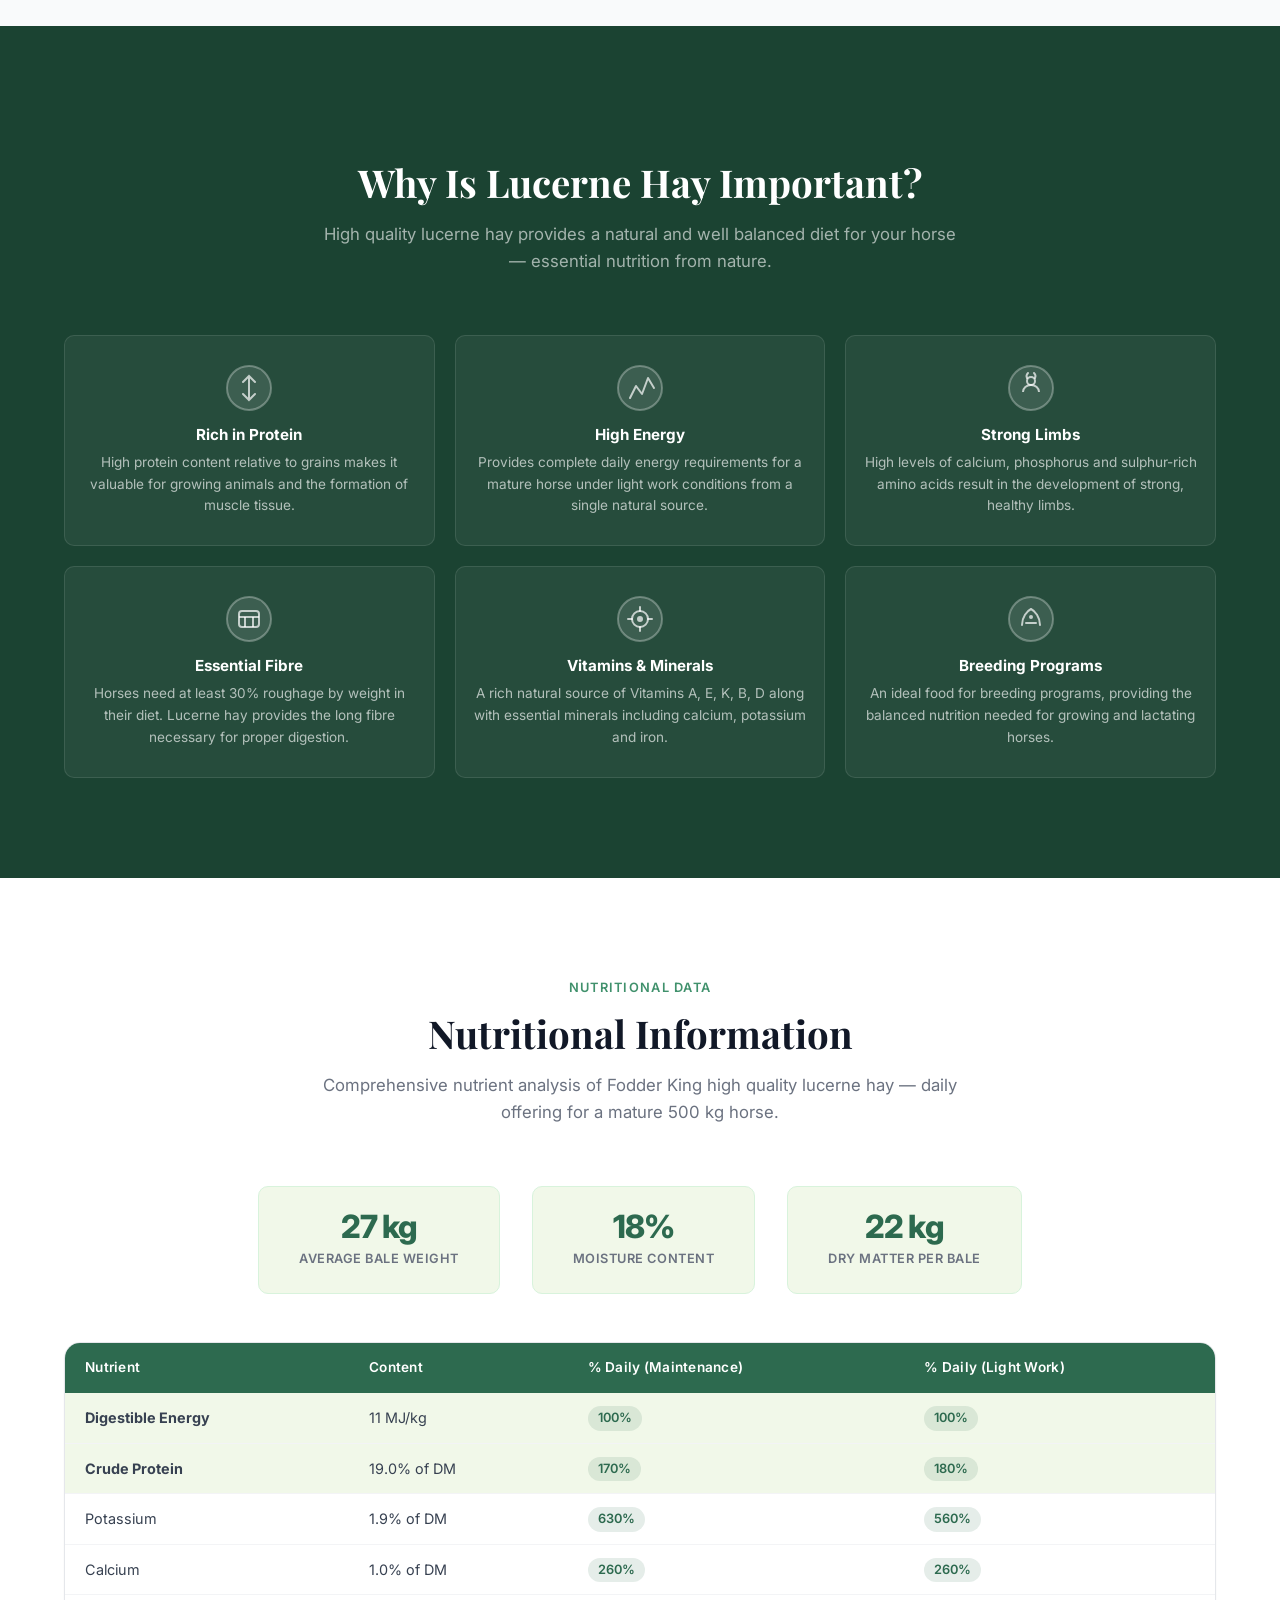
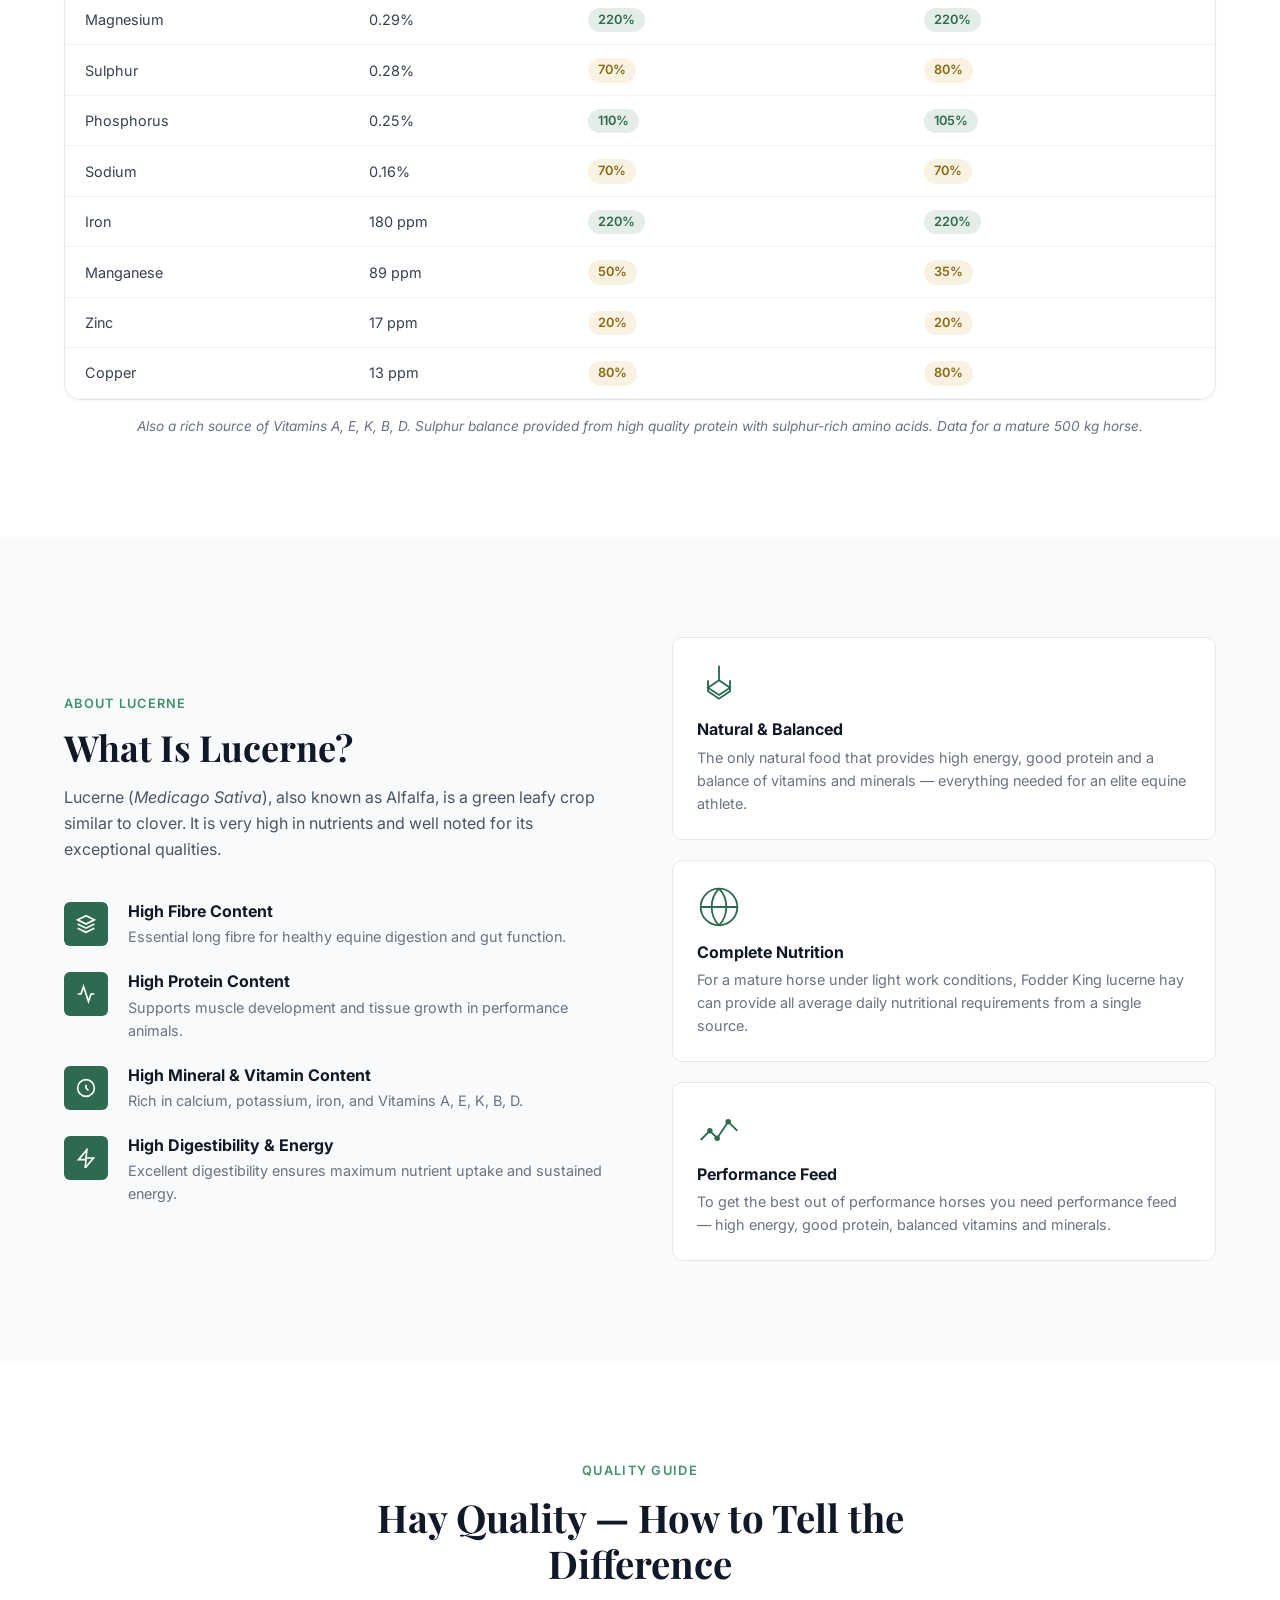
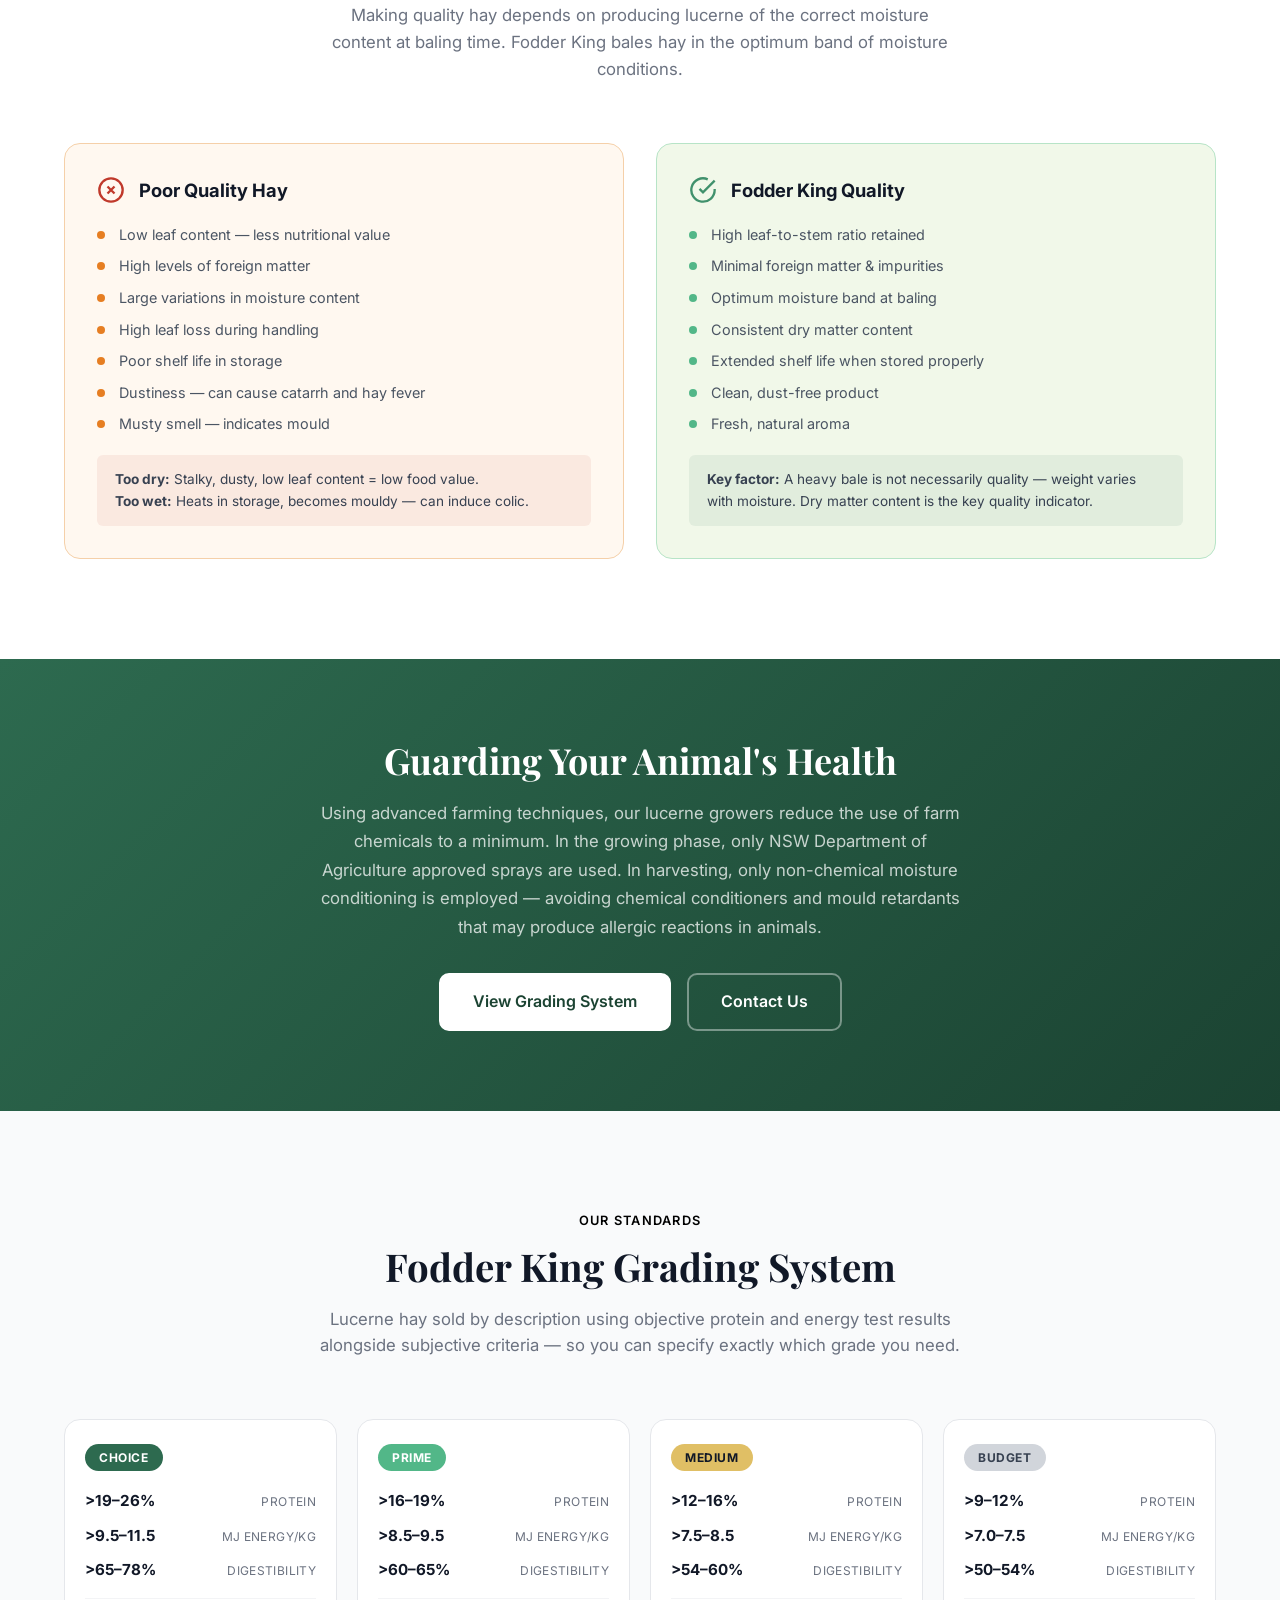
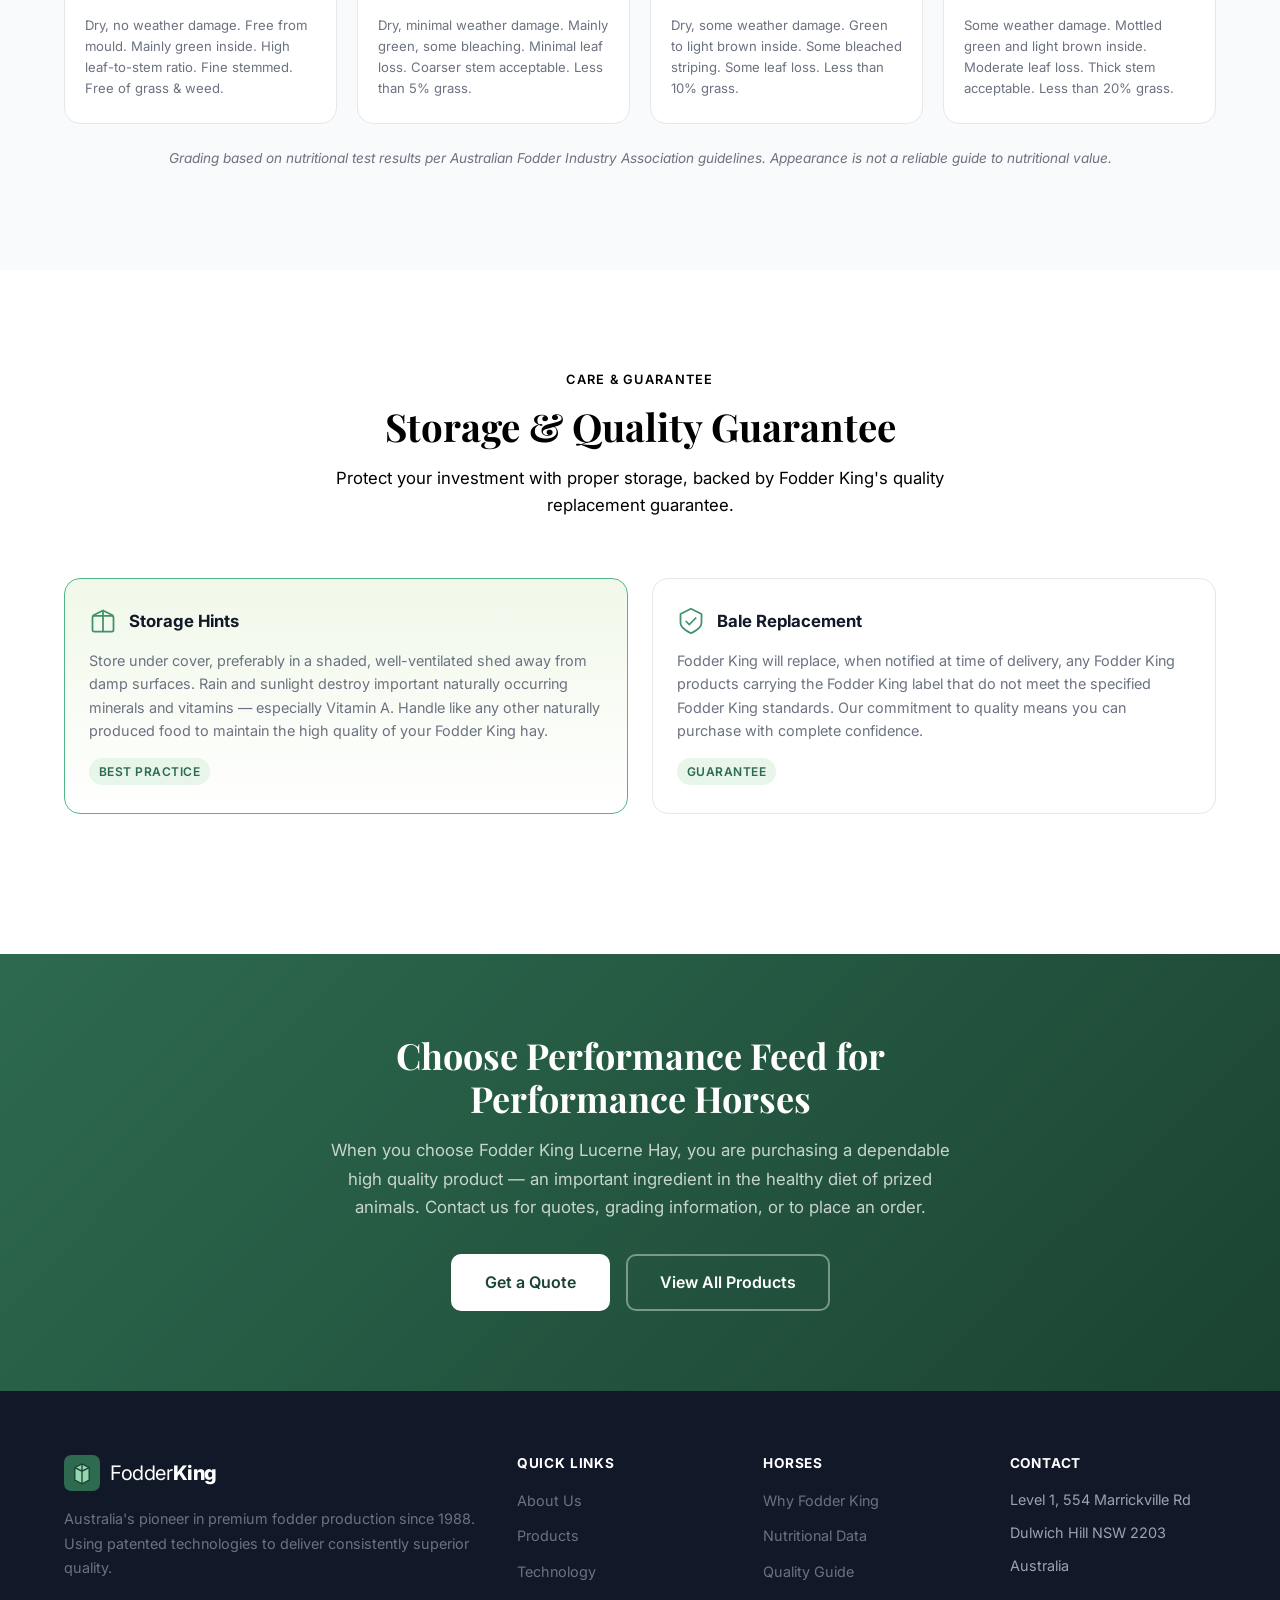
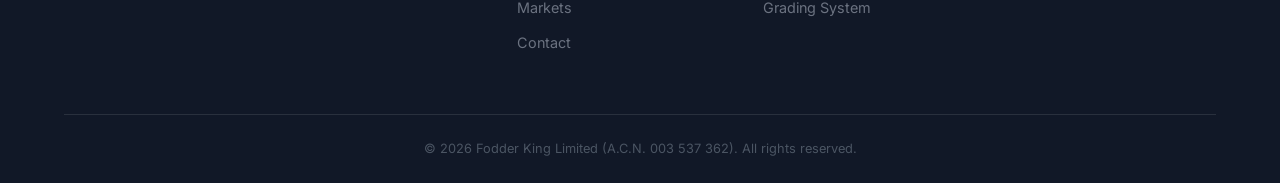
<file: horses.html>
<!DOCTYPE html>
<html lang="en">
<head>
  <meta charset="UTF-8">
  <meta name="viewport" content="width=device-width, initial-scale=1.0">
  <meta name="description" content="Fodder King — High quality lucerne hay for horses. Premium Australian lucerne hay with superior protein, energy and mineral content for equine health.">
  <title>Lucerne Hay for Horses — Fodder King</title>
  <link rel="preconnect" href="https://fonts.googleapis.com">
  <link rel="preconnect" href="https://fonts.gstatic.com" crossorigin>
  <link href="https://fonts.googleapis.com/css2?family=Inter:wght@400;500;600;700;800&family=Playfair+Display:wght@700&display=swap" rel="stylesheet">
  <link rel="stylesheet" href="styles.css">
</head>
<body>
  <!-- Navigation -->
  <nav class="navbar" id="navbar">
    <div class="container nav-container">
      <a href="index.html" class="logo">
        <svg class="logo-icon" viewBox="0 0 40 40" fill="none" xmlns="http://www.w3.org/2000/svg">
          <rect width="40" height="40" rx="8" fill="#2D6A4F"/>
          <path d="M12 28V14l8-4 8 4v14l-8 4-8-4z" fill="#95D5B2" stroke="#1B4332" stroke-width="1.5"/>
          <path d="M20 10v22M12 14l8 4 8-4" stroke="#1B4332" stroke-width="1.5"/>
        </svg>
        <span>Fodder<strong>King</strong></span>
      </a>
      <button class="nav-toggle" id="navToggle" aria-label="Toggle navigation">
        <span></span><span></span><span></span>
      </button>
      <ul class="nav-links" id="navLinks">
        <li><a href="#why-better">Why Better</a></li>
        <li><a href="#nutrition">Nutrition</a></li>
        <li><a href="#quality">Quality</a></li>
        <li><a href="#grading">Grading</a></li>
        <li><a href="index.html" class="btn btn-nav">Main Site</a></li>
      </ul>
    </div>
  </nav>

  <!-- Hero Section -->
  <header class="hero hero-horses" id="hero">
    <div class="hero-bg"></div>
    <div class="container hero-content">
      <div class="hero-badge">Premium Equine Nutrition</div>
      <h1>High Quality<br>Lucerne Hay<br><span class="highlight">for Horses</span></h1>
      <p class="hero-subtitle">Produced under strictly controlled conditions using special Fodder King techniques — delivering measurably higher protein and energy content for your horse's optimal health.</p>
      <div class="hero-actions">
        <a href="#nutrition" class="btn btn-primary">Nutritional Info</a>
        <a href="#quality" class="btn btn-outline">Quality Guide</a>
      </div>
      <div class="hero-stats">
        <div class="stat">
          <span class="stat-value">19%</span>
          <span class="stat-label">Crude Protein</span>
        </div>
        <div class="stat-divider"></div>
        <div class="stat">
          <span class="stat-value">11 MJ</span>
          <span class="stat-label">Energy / kg</span>
        </div>
        <div class="stat-divider"></div>
        <div class="stat">
          <span class="stat-value">100%</span>
          <span class="stat-label">Daily Energy Needs</span>
        </div>
      </div>
    </div>
    <div class="hero-scroll">
      <a href="#why-better" aria-label="Scroll down">
        <svg width="24" height="24" viewBox="0 0 24 24" fill="none" stroke="currentColor" stroke-width="2"><path d="M12 5v14M5 12l7 7 7-7"/></svg>
      </a>
    </div>
  </header>

  <!-- Why Better Section -->
  <section class="section section-about" id="why-better">
    <div class="container">
      <div class="section-grid about-grid">
        <div class="about-image">
          <div class="about-image-placeholder">
            <svg viewBox="0 0 400 300" fill="none" xmlns="http://www.w3.org/2000/svg">
              <rect width="400" height="300" fill="#E8F5E9"/>
              <path d="M50 280 C80 200, 120 180, 160 220 S240 160, 280 200 S340 180, 380 240 L380 280Z" fill="#A5D6A7"/>
              <path d="M0 280 C40 240, 80 260, 120 230 S200 200, 240 240 S320 220, 400 260 L400 300 L0 300Z" fill="#81C784"/>
              <!-- Lucerne stalks -->
              <path d="M120 180 L125 120 L130 180" stroke="#4CAF50" stroke-width="3"/>
              <path d="M140 170 L145 100 L150 170" stroke="#388E3C" stroke-width="3"/>
              <path d="M160 175 L165 110 L170 175" stroke="#4CAF50" stroke-width="3"/>
              <path d="M180 168 L185 105 L190 168" stroke="#66BB6A" stroke-width="3"/>
              <path d="M200 172 L205 115 L210 172" stroke="#4CAF50" stroke-width="3"/>
              <path d="M220 178 L225 125 L230 178" stroke="#388E3C" stroke-width="3"/>
              <path d="M240 170 L245 108 L250 170" stroke="#66BB6A" stroke-width="3"/>
              <!-- Hay bale -->
              <rect x="280" y="220" width="60" height="40" rx="4" fill="#D4A843" opacity="0.8"/>
              <line x1="290" y1="220" x2="290" y2="260" stroke="#C88F00" stroke-width="1.5"/>
              <line x1="310" y1="220" x2="310" y2="260" stroke="#C88F00" stroke-width="1.5"/>
              <line x1="330" y1="220" x2="330" y2="260" stroke="#C88F00" stroke-width="1.5"/>
              <!-- Sun -->
              <circle cx="340" cy="60" r="35" fill="#FFF9C4" opacity="0.8"/>
            </svg>
          </div>
          <div class="about-accent-box">
            <span class="accent-number">Tested By</span>
            <span class="accent-text">NSW Dept. of Agriculture</span>
            <span class="accent-sub">Higher protein &amp; energy verified</span>
          </div>
        </div>
        <div class="about-content">
          <div class="section-label">Why Fodder King</div>
          <h2>Why Is Our Lucerne Hay Better?</h2>
          <p>Fodder King lucerne hay and chaff are produced under strictly controlled conditions which ensure consistently high quality. Only carefully selected properties in Australia's premium lucerne growing regions have been chosen to grow lucerne for Fodder King.</p>
          <p>Our staff supervise the growing of the lucerne to minimise impurities. We then carry out the critical mowing and baling phase using special techniques pioneered by Fodder King, producing hay of measurably higher quality.</p>
          <div class="about-features">
            <div class="feature">
              <div class="feature-icon">
                <svg viewBox="0 0 24 24" fill="none" stroke="currentColor" stroke-width="2"><path d="M12 22s8-4 8-10V5l-8-3-8 3v7c0 6 8 10 8 10z"/></svg>
              </div>
              <div>
                <strong>Controlled Conditions</strong>
                <span>Strictly supervised growing &amp; harvesting</span>
              </div>
            </div>
            <div class="feature">
              <div class="feature-icon">
                <svg viewBox="0 0 24 24" fill="none" stroke="currentColor" stroke-width="2"><path d="M12 2L2 7l10 5 10-5-10-5zM2 17l10 5 10-5M2 12l10 5 10-5"/></svg>
              </div>
              <div>
                <strong>Premium Regions</strong>
                <span>Australia's finest lucerne growing areas</span>
              </div>
            </div>
            <div class="feature">
              <div class="feature-icon">
                <svg viewBox="0 0 24 24" fill="none" stroke="currentColor" stroke-width="2"><polyline points="22 12 18 12 15 21 9 3 6 12 2 12"/></svg>
              </div>
              <div>
                <strong>Verified Quality</strong>
                <span>NSW Dept. of Agriculture tested &amp; confirmed</span>
              </div>
            </div>
          </div>
        </div>
      </div>
    </div>
  </section>

  <!-- Why Lucerne Section -->
  <section class="section section-livestock" id="why-lucerne">
    <div class="container">
      <div class="section-header">
        <div class="section-label">Equine Nutrition</div>
        <h2>Why Is Lucerne Hay Important?</h2>
        <p>High quality lucerne hay provides a natural and well balanced diet for your horse — essential nutrition from nature.</p>
      </div>
      <div class="horses-benefits-grid">
        <div class="horse-benefit-card">
          <div class="horse-benefit-icon">
            <svg viewBox="0 0 48 48" fill="none" xmlns="http://www.w3.org/2000/svg">
              <circle cx="24" cy="24" r="22" fill="rgba(255,255,255,0.1)" stroke="rgba(255,255,255,0.3)" stroke-width="2"/>
              <path d="M24 12v24M18 18l6-6 6 6M18 30l6 6 6-6" stroke="rgba(255,255,255,0.7)" stroke-width="2" stroke-linecap="round"/>
            </svg>
          </div>
          <h4>Rich in Protein</h4>
          <p>High protein content relative to grains makes it valuable for growing animals and the formation of muscle tissue.</p>
        </div>
        <div class="horse-benefit-card">
          <div class="horse-benefit-icon">
            <svg viewBox="0 0 48 48" fill="none" xmlns="http://www.w3.org/2000/svg">
              <circle cx="24" cy="24" r="22" fill="rgba(255,255,255,0.1)" stroke="rgba(255,255,255,0.3)" stroke-width="2"/>
              <path d="M14 34l6-12 6 8 6-16 6 10" stroke="rgba(255,255,255,0.7)" stroke-width="2" stroke-linecap="round" stroke-linejoin="round"/>
            </svg>
          </div>
          <h4>High Energy</h4>
          <p>Provides complete daily energy requirements for a mature horse under light work conditions from a single natural source.</p>
        </div>
        <div class="horse-benefit-card">
          <div class="horse-benefit-icon">
            <svg viewBox="0 0 48 48" fill="none" xmlns="http://www.w3.org/2000/svg">
              <circle cx="24" cy="24" r="22" fill="rgba(255,255,255,0.1)" stroke="rgba(255,255,255,0.3)" stroke-width="2"/>
              <path d="M16 28c0-4 3.5-7 8-7s8 3 8 7" stroke="rgba(255,255,255,0.7)" stroke-width="2"/>
              <circle cx="24" cy="17" r="4" stroke="rgba(255,255,255,0.7)" stroke-width="2"/>
              <path d="M20 14c-1-2 0-4 1-5M28 14c1-2 0-4-1-5" stroke="rgba(255,255,255,0.7)" stroke-width="2" stroke-linecap="round"/>
            </svg>
          </div>
          <h4>Strong Limbs</h4>
          <p>High levels of calcium, phosphorus and sulphur-rich amino acids result in the development of strong, healthy limbs.</p>
        </div>
        <div class="horse-benefit-card">
          <div class="horse-benefit-icon">
            <svg viewBox="0 0 48 48" fill="none" xmlns="http://www.w3.org/2000/svg">
              <circle cx="24" cy="24" r="22" fill="rgba(255,255,255,0.1)" stroke="rgba(255,255,255,0.3)" stroke-width="2"/>
              <rect x="14" y="16" width="20" height="16" rx="3" stroke="rgba(255,255,255,0.7)" stroke-width="2"/>
              <path d="M14 22h20" stroke="rgba(255,255,255,0.7)" stroke-width="2"/>
              <path d="M20 22v10M28 22v10" stroke="rgba(255,255,255,0.7)" stroke-width="2"/>
            </svg>
          </div>
          <h4>Essential Fibre</h4>
          <p>Horses need at least 30% roughage by weight in their diet. Lucerne hay provides the long fibre necessary for proper digestion.</p>
        </div>
        <div class="horse-benefit-card">
          <div class="horse-benefit-icon">
            <svg viewBox="0 0 48 48" fill="none" xmlns="http://www.w3.org/2000/svg">
              <circle cx="24" cy="24" r="22" fill="rgba(255,255,255,0.1)" stroke="rgba(255,255,255,0.3)" stroke-width="2"/>
              <circle cx="24" cy="24" r="8" stroke="rgba(255,255,255,0.7)" stroke-width="2"/>
              <circle cx="24" cy="24" r="3" fill="rgba(255,255,255,0.7)"/>
              <path d="M24 12v4M24 32v4M12 24h4M32 24h4" stroke="rgba(255,255,255,0.7)" stroke-width="2" stroke-linecap="round"/>
            </svg>
          </div>
          <h4>Vitamins &amp; Minerals</h4>
          <p>A rich natural source of Vitamins A, E, K, B, D along with essential minerals including calcium, potassium and iron.</p>
        </div>
        <div class="horse-benefit-card">
          <div class="horse-benefit-icon">
            <svg viewBox="0 0 48 48" fill="none" xmlns="http://www.w3.org/2000/svg">
              <circle cx="24" cy="24" r="22" fill="rgba(255,255,255,0.1)" stroke="rgba(255,255,255,0.3)" stroke-width="2"/>
              <path d="M15 30 C15 22 20 16 24 14 C28 16 33 22 33 30" stroke="rgba(255,255,255,0.7)" stroke-width="2" stroke-linecap="round"/>
              <path d="M19 28h10" stroke="rgba(255,255,255,0.7)" stroke-width="2" stroke-linecap="round"/>
              <circle cx="24" cy="22" r="2" fill="rgba(255,255,255,0.7)"/>
            </svg>
          </div>
          <h4>Breeding Programs</h4>
          <p>An ideal food for breeding programs, providing the balanced nutrition needed for growing and lactating horses.</p>
        </div>
      </div>
    </div>
  </section>

  <!-- Nutritional Information Section -->
  <section class="section" id="nutrition">
    <div class="container">
      <div class="section-header">
        <div class="section-label">Nutritional Data</div>
        <h2>Nutritional Information</h2>
        <p>Comprehensive nutrient analysis of Fodder King high quality lucerne hay — daily offering for a mature 500 kg horse.</p>
      </div>

      <!-- Bale specs -->
      <div class="nutrition-overview">
        <div class="nutrition-overview-card">
          <span class="nutrition-big">27 kg</span>
          <span class="nutrition-label">Average Bale Weight</span>
        </div>
        <div class="nutrition-overview-card">
          <span class="nutrition-big">18%</span>
          <span class="nutrition-label">Moisture Content</span>
        </div>
        <div class="nutrition-overview-card">
          <span class="nutrition-big">22 kg</span>
          <span class="nutrition-label">Dry Matter per Bale</span>
        </div>
      </div>

      <!-- Nutrient table -->
      <div class="table-wrapper">
        <table class="nutrition-table">
          <thead>
            <tr>
              <th>Nutrient</th>
              <th>Content</th>
              <th>% Daily (Maintenance)</th>
              <th>% Daily (Light Work)</th>
            </tr>
          </thead>
          <tbody>
            <tr class="table-highlight">
              <td><strong>Digestible Energy</strong></td>
              <td>11 MJ/kg</td>
              <td><span class="badge badge-green">100%</span></td>
              <td><span class="badge badge-green">100%</span></td>
            </tr>
            <tr class="table-highlight">
              <td><strong>Crude Protein</strong></td>
              <td>19.0% of DM</td>
              <td><span class="badge badge-green">170%</span></td>
              <td><span class="badge badge-green">180%</span></td>
            </tr>
            <tr>
              <td>Potassium</td>
              <td>1.9% of DM</td>
              <td><span class="badge badge-green">630%</span></td>
              <td><span class="badge badge-green">560%</span></td>
            </tr>
            <tr>
              <td>Calcium</td>
              <td>1.0% of DM</td>
              <td><span class="badge badge-green">260%</span></td>
              <td><span class="badge badge-green">260%</span></td>
            </tr>
            <tr>
              <td>Magnesium</td>
              <td>0.29%</td>
              <td><span class="badge badge-green">220%</span></td>
              <td><span class="badge badge-green">220%</span></td>
            </tr>
            <tr>
              <td>Sulphur</td>
              <td>0.28%</td>
              <td><span class="badge badge-amber">70%</span></td>
              <td><span class="badge badge-amber">80%</span></td>
            </tr>
            <tr>
              <td>Phosphorus</td>
              <td>0.25%</td>
              <td><span class="badge badge-green">110%</span></td>
              <td><span class="badge badge-green">105%</span></td>
            </tr>
            <tr>
              <td>Sodium</td>
              <td>0.16%</td>
              <td><span class="badge badge-amber">70%</span></td>
              <td><span class="badge badge-amber">70%</span></td>
            </tr>
            <tr>
              <td>Iron</td>
              <td>180 ppm</td>
              <td><span class="badge badge-green">220%</span></td>
              <td><span class="badge badge-green">220%</span></td>
            </tr>
            <tr>
              <td>Manganese</td>
              <td>89 ppm</td>
              <td><span class="badge badge-amber">50%</span></td>
              <td><span class="badge badge-amber">35%</span></td>
            </tr>
            <tr>
              <td>Zinc</td>
              <td>17 ppm</td>
              <td><span class="badge badge-amber">20%</span></td>
              <td><span class="badge badge-amber">20%</span></td>
            </tr>
            <tr>
              <td>Copper</td>
              <td>13 ppm</td>
              <td><span class="badge badge-amber">80%</span></td>
              <td><span class="badge badge-amber">80%</span></td>
            </tr>
          </tbody>
        </table>
      </div>
      <p class="table-note">Also a rich source of Vitamins A, E, K, B, D. Sulphur balance provided from high quality protein with sulphur-rich amino acids. Data for a mature 500 kg horse.</p>
    </div>
  </section>

  <!-- What is Lucerne Section -->
  <section class="section section-tech" id="what-lucerne">
    <div class="container">
      <div class="section-grid tech-grid">
        <div class="tech-content">
          <div class="section-label">About Lucerne</div>
          <h2>What Is Lucerne?</h2>
          <p>Lucerne (<em>Medicago Sativa</em>), also known as Alfalfa, is a green leafy crop similar to clover. It is very high in nutrients and well noted for its exceptional qualities.</p>
          <div class="process-steps">
            <div class="process-step">
              <div class="step-number">
                <svg viewBox="0 0 24 24" fill="none" stroke="white" stroke-width="2" width="20" height="20"><path d="M12 2L2 7l10 5 10-5-10-5zM2 17l10 5 10-5M2 12l10 5 10-5"/></svg>
              </div>
              <div class="step-content">
                <h4>High Fibre Content</h4>
                <p>Essential long fibre for healthy equine digestion and gut function.</p>
              </div>
            </div>
            <div class="process-step">
              <div class="step-number">
                <svg viewBox="0 0 24 24" fill="none" stroke="white" stroke-width="2" width="20" height="20"><polyline points="22 12 18 12 15 21 9 3 6 12 2 12"/></svg>
              </div>
              <div class="step-content">
                <h4>High Protein Content</h4>
                <p>Supports muscle development and tissue growth in performance animals.</p>
              </div>
            </div>
            <div class="process-step">
              <div class="step-number">
                <svg viewBox="0 0 24 24" fill="none" stroke="white" stroke-width="2" width="20" height="20"><circle cx="12" cy="12" r="10"/><path d="M12 8v4l3 3"/></svg>
              </div>
              <div class="step-content">
                <h4>High Mineral &amp; Vitamin Content</h4>
                <p>Rich in calcium, potassium, iron, and Vitamins A, E, K, B, D.</p>
              </div>
            </div>
            <div class="process-step">
              <div class="step-number">
                <svg viewBox="0 0 24 24" fill="none" stroke="white" stroke-width="2" width="20" height="20"><path d="M13 2L3 14h9l-1 10 10-12h-9l1-10z"/></svg>
              </div>
              <div class="step-content">
                <h4>High Digestibility &amp; Energy</h4>
                <p>Excellent digestibility ensures maximum nutrient uptake and sustained energy.</p>
              </div>
            </div>
          </div>
        </div>
        <div class="tech-visual">
          <div class="tech-card">
            <div class="tech-card-icon">
              <svg viewBox="0 0 48 48" fill="none" stroke="#2D6A4F" stroke-width="2">
                <path d="M24 4v16l12 8-12 8-12-8 12-8"/>
                <path d="M12 20v12l12 8 12-8V20"/>
              </svg>
            </div>
            <h4>Natural &amp; Balanced</h4>
            <p>The only natural food that provides high energy, good protein and a balance of vitamins and minerals — everything needed for an elite equine athlete.</p>
          </div>
          <div class="tech-card">
            <div class="tech-card-icon">
              <svg viewBox="0 0 48 48" fill="none" stroke="#2D6A4F" stroke-width="2">
                <path d="M24 4a20 20 0 0 1 0 40 20 20 0 0 1 0-40"/>
                <path d="M24 4c5 5 8 12 8 20s-3 15-8 20"/>
                <path d="M24 4c-5 5-8 12-8 20s3 15 8 20"/>
                <path d="M4 24h40"/>
              </svg>
            </div>
            <h4>Complete Nutrition</h4>
            <p>For a mature horse under light work conditions, Fodder King lucerne hay can provide all average daily nutritional requirements from a single source.</p>
          </div>
          <div class="tech-card">
            <div class="tech-card-icon">
              <svg viewBox="0 0 48 48" fill="none" stroke="#2D6A4F" stroke-width="2">
                <path d="M4 36l10-10 8 8L34 16l10 10"/>
                <circle cx="14" cy="26" r="2" fill="#2D6A4F"/>
                <circle cx="22" cy="34" r="2" fill="#2D6A4F"/>
                <circle cx="34" cy="16" r="2" fill="#2D6A4F"/>
              </svg>
            </div>
            <h4>Performance Feed</h4>
            <p>To get the best out of performance horses you need performance feed — high energy, good protein, balanced vitamins and minerals.</p>
          </div>
        </div>
      </div>
    </div>
  </section>

  <!-- Hay Quality Section -->
  <section class="section" id="quality">
    <div class="container">
      <div class="section-header">
        <div class="section-label">Quality Guide</div>
        <h2>Hay Quality — How to Tell the Difference</h2>
        <p>Making quality hay depends on producing lucerne of the correct moisture content at baling time. Fodder King bales hay in the optimum band of moisture conditions.</p>
      </div>
      <div class="quality-grid">
        <div class="quality-card quality-bad">
          <div class="quality-card-header">
            <svg viewBox="0 0 24 24" fill="none" stroke="currentColor" stroke-width="2" width="28" height="28"><circle cx="12" cy="12" r="10"/><path d="M15 9l-6 6M9 9l6 6"/></svg>
            <h3>Poor Quality Hay</h3>
          </div>
          <ul class="quality-list">
            <li>Low leaf content — less nutritional value</li>
            <li>High levels of foreign matter</li>
            <li>Large variations in moisture content</li>
            <li>High leaf loss during handling</li>
            <li>Poor shelf life in storage</li>
            <li>Dustiness — can cause catarrh and hay fever</li>
            <li>Musty smell — indicates mould</li>
          </ul>
          <div class="quality-warning">
            <strong>Too dry:</strong> Stalky, dusty, low leaf content = low food value.<br>
            <strong>Too wet:</strong> Heats in storage, becomes mouldy — can induce colic.
          </div>
        </div>
        <div class="quality-card quality-good">
          <div class="quality-card-header">
            <svg viewBox="0 0 24 24" fill="none" stroke="currentColor" stroke-width="2" width="28" height="28"><path d="M22 11.08V12a10 10 0 1 1-5.93-9.14"/><polyline points="22 4 12 14.01 9 11.01"/></svg>
            <h3>Fodder King Quality</h3>
          </div>
          <ul class="quality-list quality-list-good">
            <li>High leaf-to-stem ratio retained</li>
            <li>Minimal foreign matter &amp; impurities</li>
            <li>Optimum moisture band at baling</li>
            <li>Consistent dry matter content</li>
            <li>Extended shelf life when stored properly</li>
            <li>Clean, dust-free product</li>
            <li>Fresh, natural aroma</li>
          </ul>
          <div class="quality-note">
            <strong>Key factor:</strong> A heavy bale is not necessarily quality — weight varies with moisture. Dry matter content is the key quality indicator.
          </div>
        </div>
      </div>
    </div>
  </section>

  <!-- Guarding Health Section -->
  <section class="section section-cta">
    <div class="container">
      <div class="cta-content">
        <h2>Guarding Your Animal's Health</h2>
        <p>Using advanced farming techniques, our lucerne growers reduce the use of farm chemicals to a minimum. In the growing phase, only NSW Department of Agriculture approved sprays are used. In harvesting, only non-chemical moisture conditioning is employed — avoiding chemical conditioners and mould retardants that may produce allergic reactions in animals.</p>
        <div class="cta-actions">
          <a href="#grading" class="btn btn-primary btn-lg">View Grading System</a>
          <a href="index.html#contact" class="btn btn-outline btn-lg">Contact Us</a>
        </div>
      </div>
    </div>
  </section>

  <!-- Grading System Section -->
  <section class="section section-about" id="grading">
    <div class="container">
      <div class="section-header">
        <div class="section-label">Our Standards</div>
        <h2>Fodder King Grading System</h2>
        <p>Lucerne hay sold by description using objective protein and energy test results alongside subjective criteria — so you can specify exactly which grade you need.</p>
      </div>
      <div class="grading-grid">
        <div class="grade-card grade-choice">
          <div class="grade-badge">Choice</div>
          <div class="grade-specs">
            <div class="grade-spec">
              <span class="grade-spec-value">&gt;19–26%</span>
              <span class="grade-spec-label">Protein</span>
            </div>
            <div class="grade-spec">
              <span class="grade-spec-value">&gt;9.5–11.5</span>
              <span class="grade-spec-label">MJ Energy/kg</span>
            </div>
            <div class="grade-spec">
              <span class="grade-spec-value">&gt;65–78%</span>
              <span class="grade-spec-label">Digestibility</span>
            </div>
          </div>
          <p class="grade-desc">Dry, no weather damage. Free from mould. Mainly green inside. High leaf-to-stem ratio. Fine stemmed. Free of grass &amp; weed.</p>
        </div>
        <div class="grade-card grade-prime">
          <div class="grade-badge">Prime</div>
          <div class="grade-specs">
            <div class="grade-spec">
              <span class="grade-spec-value">&gt;16–19%</span>
              <span class="grade-spec-label">Protein</span>
            </div>
            <div class="grade-spec">
              <span class="grade-spec-value">&gt;8.5–9.5</span>
              <span class="grade-spec-label">MJ Energy/kg</span>
            </div>
            <div class="grade-spec">
              <span class="grade-spec-value">&gt;60–65%</span>
              <span class="grade-spec-label">Digestibility</span>
            </div>
          </div>
          <p class="grade-desc">Dry, minimal weather damage. Mainly green, some bleaching. Minimal leaf loss. Coarser stem acceptable. Less than 5% grass.</p>
        </div>
        <div class="grade-card grade-medium">
          <div class="grade-badge">Medium</div>
          <div class="grade-specs">
            <div class="grade-spec">
              <span class="grade-spec-value">&gt;12–16%</span>
              <span class="grade-spec-label">Protein</span>
            </div>
            <div class="grade-spec">
              <span class="grade-spec-value">&gt;7.5–8.5</span>
              <span class="grade-spec-label">MJ Energy/kg</span>
            </div>
            <div class="grade-spec">
              <span class="grade-spec-value">&gt;54–60%</span>
              <span class="grade-spec-label">Digestibility</span>
            </div>
          </div>
          <p class="grade-desc">Dry, some weather damage. Green to light brown inside. Some bleached striping. Some leaf loss. Less than 10% grass.</p>
        </div>
        <div class="grade-card grade-budget">
          <div class="grade-badge">Budget</div>
          <div class="grade-specs">
            <div class="grade-spec">
              <span class="grade-spec-value">&gt;9–12%</span>
              <span class="grade-spec-label">Protein</span>
            </div>
            <div class="grade-spec">
              <span class="grade-spec-value">&gt;7.0–7.5</span>
              <span class="grade-spec-label">MJ Energy/kg</span>
            </div>
            <div class="grade-spec">
              <span class="grade-spec-value">&gt;50–54%</span>
              <span class="grade-spec-label">Digestibility</span>
            </div>
          </div>
          <p class="grade-desc">Some weather damage. Mottled green and light brown inside. Moderate leaf loss. Thick stem acceptable. Less than 20% grass.</p>
        </div>
      </div>
      <p class="table-note">Grading based on nutritional test results per Australian Fodder Industry Association guidelines. Appearance is not a reliable guide to nutritional value.</p>
    </div>
  </section>

  <!-- Storage & Guarantee Section -->
  <section class="section section-markets" id="storage">
    <div class="container">
      <div class="section-header">
        <div class="section-label">Care &amp; Guarantee</div>
        <h2>Storage &amp; Quality Guarantee</h2>
        <p>Protect your investment with proper storage, backed by Fodder King's quality replacement guarantee.</p>
      </div>
      <div class="markets-grid" style="grid-template-columns: repeat(2, 1fr);">
        <div class="market-card market-domestic">
          <div class="market-header">
            <svg viewBox="0 0 32 32" fill="none" stroke="currentColor" stroke-width="2"><rect x="4" y="10" width="24" height="18" rx="2"/><path d="M4 10l12-6 12 6"/><line x1="16" y1="4" x2="16" y2="28"/></svg>
            <h3>Storage Hints</h3>
          </div>
          <p>Store under cover, preferably in a shaded, well-ventilated shed away from damp surfaces. Rain and sunlight destroy important naturally occurring minerals and vitamins — especially Vitamin A. Handle like any other naturally produced food to maintain the high quality of your Fodder King hay.</p>
          <div class="market-tag">Best Practice</div>
        </div>
        <div class="market-card">
          <div class="market-header">
            <svg viewBox="0 0 32 32" fill="none" stroke="currentColor" stroke-width="2"><path d="M16 2l12 6v10c0 7-12 12-12 12S4 25 4 18V8l12-6z"/><polyline points="22 12 14 20 10 16"/></svg>
            <h3>Bale Replacement</h3>
          </div>
          <p>Fodder King will replace, when notified at time of delivery, any Fodder King products carrying the Fodder King label that do not meet the specified Fodder King standards. Our commitment to quality means you can purchase with complete confidence.</p>
          <div class="market-tag">Guarantee</div>
        </div>
      </div>
    </div>
  </section>

  <!-- CTA Section -->
  <section class="section section-cta">
    <div class="container">
      <div class="cta-content">
        <h2>Choose Performance Feed for Performance Horses</h2>
        <p>When you choose Fodder King Lucerne Hay, you are purchasing a dependable high quality product — an important ingredient in the healthy diet of prized animals. Contact us for quotes, grading information, or to place an order.</p>
        <div class="cta-actions">
          <a href="index.html#contact" class="btn btn-primary btn-lg">Get a Quote</a>
          <a href="index.html#products" class="btn btn-outline btn-lg">View All Products</a>
        </div>
      </div>
    </div>
  </section>

  <!-- Footer -->
  <footer class="footer">
    <div class="container">
      <div class="footer-grid">
        <div class="footer-brand">
          <a href="index.html" class="logo">
            <svg class="logo-icon" viewBox="0 0 40 40" fill="none" xmlns="http://www.w3.org/2000/svg">
              <rect width="40" height="40" rx="8" fill="#2D6A4F"/>
              <path d="M12 28V14l8-4 8 4v14l-8 4-8-4z" fill="#95D5B2" stroke="#1B4332" stroke-width="1.5"/>
              <path d="M20 10v22M12 14l8 4 8-4" stroke="#1B4332" stroke-width="1.5"/>
            </svg>
            <span>Fodder<strong>King</strong></span>
          </a>
          <p>Australia's pioneer in premium fodder production since 1988. Using patented technologies to deliver consistently superior quality.</p>
        </div>
        <div class="footer-links">
          <h4>Quick Links</h4>
          <ul>
            <li><a href="index.html#about">About Us</a></li>
            <li><a href="index.html#products">Products</a></li>
            <li><a href="index.html#technology">Technology</a></li>
            <li><a href="index.html#markets">Markets</a></li>
            <li><a href="index.html#contact">Contact</a></li>
          </ul>
        </div>
        <div class="footer-links">
          <h4>Horses</h4>
          <ul>
            <li><a href="#why-better">Why Fodder King</a></li>
            <li><a href="#nutrition">Nutritional Data</a></li>
            <li><a href="#quality">Quality Guide</a></li>
            <li><a href="#grading">Grading System</a></li>
          </ul>
        </div>
        <div class="footer-links">
          <h4>Contact</h4>
          <ul>
            <li>Level 1, 554 Marrickville Rd</li>
            <li>Dulwich Hill NSW 2203</li>
            <li>Australia</li>
          </ul>
        </div>
      </div>
      <div class="footer-bottom">
        <p>&copy; 2026 Fodder King Limited (A.C.N. 003 537 362). All rights reserved.</p>
      </div>
    </div>
  </footer>

  <script src="script.js?v=3"></script>
</body>
</html>
</file>
<file: styles.css>
/* ============================================
   Fodder King — Modern Website Styles
   ============================================ */

/* CSS Custom Properties */
:root {
  --green-900: #1B4332;
  --green-800: #2D6A4F;
  --green-700: #40916C;
  --green-600: #52B788;
  --green-500: #74C69D;
  --green-400: #95D5B2;
  --green-300: #B7E4C7;
  --green-200: #D8F3DC;
  --green-100: #E8F5E9;
  --green-50: #F1F8E9;

  --gold-500: #D4A843;
  --gold-400: #E0BF65;
  --gold-300: #F0D88A;

  --gray-900: #111827;
  --gray-800: #1F2937;
  --gray-700: #374151;
  --gray-600: #4B5563;
  --gray-500: #6B7280;
  --gray-400: #9CA3AF;
  --gray-300: #D1D5DB;
  --gray-200: #E5E7EB;
  --gray-100: #F3F4F6;
  --gray-50: #F9FAFB;

  --white: #FFFFFF;
  --black: #000000;

  --font-sans: 'Inter', -apple-system, BlinkMacSystemFont, 'Segoe UI', sans-serif;
  --font-display: 'Playfair Display', Georgia, serif;

  --shadow-sm: 0 1px 2px rgba(0,0,0,0.05);
  --shadow-md: 0 4px 6px -1px rgba(0,0,0,0.1), 0 2px 4px -1px rgba(0,0,0,0.06);
  --shadow-lg: 0 10px 15px -3px rgba(0,0,0,0.1), 0 4px 6px -2px rgba(0,0,0,0.05);
  --shadow-xl: 0 20px 25px -5px rgba(0,0,0,0.1), 0 10px 10px -5px rgba(0,0,0,0.04);

  --radius-sm: 6px;
  --radius-md: 10px;
  --radius-lg: 16px;
  --radius-xl: 24px;

  --transition: 0.3s cubic-bezier(0.4, 0, 0.2, 1);
}

/* Particle Canvas Background */
#particleCanvas {
  position: fixed;
  top: 0;
  left: 0;
  width: 100%;
  height: 100%;
  z-index: 0;
  pointer-events: none;
}

/* Reset & Base */
*, *::before, *::after {
  margin: 0;
  padding: 0;
  box-sizing: border-box;
}

html {
  scroll-behavior: smooth;
  scroll-padding-top: 80px;
}

body {
  font-family: var(--font-sans);
  font-size: 16px;
  line-height: 1.6;
  color: var(--gray-700);
  background-color: var(--white);
  -webkit-font-smoothing: antialiased;
  -moz-osx-font-smoothing: grayscale;
  position: relative;
  z-index: 1;
}

img {
  max-width: 100%;
  display: block;
}

a {
  color: inherit;
  text-decoration: none;
}

ul {
  list-style: none;
}

h1, h2, h3, h4, h5, h6 {
  color: var(--gray-900);
  line-height: 1.2;
}

/* Container */
.container {
  width: 100%;
  max-width: 1200px;
  margin: 0 auto;
  padding: 0 24px;
}

/* ============================================
   Navigation
   ============================================ */
.navbar {
  position: fixed;
  top: 0;
  left: 0;
  right: 0;
  z-index: 1000;
  background: rgba(255,255,255,0.85);
  backdrop-filter: blur(20px);
  -webkit-backdrop-filter: blur(20px);
  border-bottom: 1px solid transparent;
  transition: var(--transition);
}

.navbar.scrolled {
  background: rgba(255,255,255,0.95);
  border-bottom-color: var(--gray-200);
  box-shadow: var(--shadow-sm);
}

.nav-container {
  display: flex;
  align-items: center;
  justify-content: space-between;
  height: 72px;
}

.logo {
  display: flex;
  align-items: center;
  gap: 10px;
  font-size: 1.25rem;
  color: var(--gray-900);
  letter-spacing: -0.02em;
}

.logo-icon {
  width: 36px;
  height: 36px;
}

.logo strong {
  font-weight: 800;
}

.nav-links {
  display: flex;
  align-items: center;
  gap: 32px;
}

.nav-links a {
  font-size: 0.9rem;
  font-weight: 500;
  color: var(--gray-600);
  transition: color var(--transition);
  position: relative;
}

.nav-links a:not(.btn):hover {
  color: var(--green-800);
}

.nav-links a:not(.btn)::after {
  content: '';
  position: absolute;
  bottom: -4px;
  left: 0;
  width: 0;
  height: 2px;
  background: var(--green-600);
  transition: width var(--transition);
}

.nav-links a:not(.btn):hover::after {
  width: 100%;
}

.nav-toggle {
  display: none;
  flex-direction: column;
  gap: 5px;
  background: none;
  border: none;
  cursor: pointer;
  padding: 4px;
}

.nav-toggle span {
  width: 24px;
  height: 2px;
  background: var(--gray-900);
  border-radius: 2px;
  transition: var(--transition);
}

/* ============================================
   Buttons
   ============================================ */
.btn {
  display: inline-flex;
  align-items: center;
  justify-content: center;
  padding: 10px 24px;
  font-size: 0.9rem;
  font-weight: 600;
  border-radius: var(--radius-md);
  border: 2px solid transparent;
  cursor: pointer;
  transition: all var(--transition);
  font-family: var(--font-sans);
  text-align: center;
}

.btn-primary {
  background: var(--green-800);
  color: var(--white);
  border-color: var(--green-800);
}

.btn-primary:hover {
  background: var(--green-700);
  border-color: var(--green-700);
  transform: translateY(-1px);
  box-shadow: var(--shadow-md);
}

.btn-outline {
  background: transparent;
  color: var(--green-800);
  border-color: var(--green-800);
}

.btn-outline:hover {
  background: var(--green-800);
  color: var(--white);
  transform: translateY(-1px);
}

.btn-nav {
  padding: 8px 20px;
  background: var(--green-800);
  color: var(--white) !important;
  border-radius: var(--radius-md);
}

.btn-nav:hover {
  background: var(--green-700);
}

.btn-nav::after {
  display: none !important;
}

.btn-lg {
  padding: 14px 32px;
  font-size: 1rem;
}

.btn-full {
  width: 100%;
}

/* ============================================
   Hero Section
   ============================================ */
.hero {
  position: relative;
  min-height: 100vh;
  display: flex;
  align-items: center;
  overflow: hidden;
  background: linear-gradient(135deg, var(--green-900) 0%, var(--green-800) 50%, #1a5c3a 100%);
}

.hero-shader,
.section-shader {
  position: absolute;
  inset: 0;
  width: 100%;
  height: 100%;
  z-index: 0;
  opacity: 0.6;
  pointer-events: none;
}

.has-shader {
  position: relative;
  overflow: hidden;
}

.has-shader > .container {
  position: relative;
  z-index: 1;
}

.hero-video {
  position: absolute;
  inset: 0;
  width: 100%;
  height: 100%;
  object-fit: cover;
  z-index: 0;
}

.hero-video-overlay {
  position: absolute;
  inset: 0;
  z-index: 1;
  background: rgba(0, 0, 0, 0.35);
}

.hero::before {
  content: '';
  position: absolute;
  bottom: 0;
  left: 0;
  right: 0;
  height: 200px;
  background: linear-gradient(to top, rgba(27, 67, 50, 0.3), transparent);
  z-index: 2;
}

.hero-content {
  position: relative;
  z-index: 2;
  padding: 120px 0 80px;
  color: var(--white);
}

.hero-badge {
  display: inline-block;
  padding: 6px 16px;
  background: rgba(255,255,255,0.15);
  border: 1px solid rgba(255,255,255,0.2);
  border-radius: 100px;
  font-size: 0.85rem;
  font-weight: 500;
  letter-spacing: 0.03em;
  margin-bottom: 24px;
  backdrop-filter: blur(10px);
}

.hero h1 {
  font-family: var(--font-display);
  font-size: clamp(2.5rem, 5vw, 4rem);
  font-weight: 700;
  color: var(--white);
  line-height: 1.15;
  margin-bottom: 24px;
  max-width: 700px;
}

.hero h1 .highlight {
  color: var(--green-400);
}

.hero-subtitle {
  font-size: 1.15rem;
  line-height: 1.7;
  color: rgba(255,255,255,0.8);
  max-width: 560px;
  margin-bottom: 36px;
}

.hero-actions {
  display: flex;
  gap: 16px;
  margin-bottom: 60px;
}

.hero .btn-primary {
  background: var(--white);
  color: var(--green-900);
  border-color: var(--white);
}

.hero .btn-primary:hover {
  background: var(--green-100);
  border-color: var(--green-100);
}

.hero .btn-outline {
  color: var(--white);
  border-color: rgba(255,255,255,0.4);
}

.hero .btn-outline:hover {
  background: rgba(255,255,255,0.15);
  border-color: rgba(255,255,255,0.6);
  color: var(--white);
}

.hero-stats {
  display: flex;
  align-items: center;
  gap: 32px;
  padding-top: 32px;
  border-top: 1px solid rgba(255,255,255,0.15);
}

.stat {
  display: flex;
  flex-direction: column;
}

.stat-value {
  font-size: 1.75rem;
  font-weight: 800;
  color: var(--white);
  letter-spacing: -0.02em;
}

.stat-label {
  font-size: 0.8rem;
  color: rgba(255,255,255,0.6);
  font-weight: 500;
  text-transform: uppercase;
  letter-spacing: 0.06em;
}

.stat-divider {
  width: 1px;
  height: 40px;
  background: rgba(255,255,255,0.15);
}

.hero-scroll {
  position: absolute;
  bottom: 32px;
  left: 50%;
  transform: translateX(-50%);
  animation: bounce 2s infinite;
  z-index: 2;
}

.hero-scroll a {
  color: rgba(255,255,255,0.5);
  transition: color var(--transition);
}

.hero-scroll a:hover {
  color: var(--white);
}

@keyframes bounce {
  0%, 100% { transform: translateX(-50%) translateY(0); }
  50% { transform: translateX(-50%) translateY(8px); }
}

/* ============================================
   Sections
   ============================================ */
.section {
  padding: 100px 0;
}

.section-label {
  font-size: 0.8rem;
  font-weight: 600;
  text-transform: uppercase;
  letter-spacing: 0.1em;
  color: var(--green-700);
  margin-bottom: 12px;
}

.section-header {
  text-align: center;
  max-width: 640px;
  margin: 0 auto 60px;
}

.section-header h2 {
  font-family: var(--font-display);
  font-size: clamp(1.75rem, 3vw, 2.5rem);
  margin-bottom: 16px;
}

.section-header p {
  font-size: 1.05rem;
  color: var(--gray-500);
}

.section-grid {
  display: grid;
  grid-template-columns: 1fr 1fr;
  gap: 64px;
  align-items: center;
}

/* ============================================
   About Section
   ============================================ */
.section-about {
  background: var(--gray-50);
}

.section-about .section-label {
  color: var(--black);
}

.section-about .about-content h2 {
  color: var(--black);
}

.section-about .about-content p {
  color: var(--black);
}

.section-about .about-features strong {
  color: var(--black);
}

.section-about .about-features span {
  color: var(--black);
}

.about-image {
  position: relative;
}

.about-image-placeholder {
  border-radius: var(--radius-lg);
  overflow: hidden;
  box-shadow: var(--shadow-xl);
}

.about-image-placeholder svg {
  width: 100%;
  height: auto;
  display: block;
}

.about-accent-box {
  position: absolute;
  bottom: -20px;
  right: -20px;
  background: var(--white);
  padding: 16px 24px;
  border-radius: var(--radius-md);
  box-shadow: var(--shadow-lg);
  display: flex;
  flex-direction: column;
}

.accent-number {
  font-size: 0.7rem;
  font-weight: 600;
  text-transform: uppercase;
  letter-spacing: 0.08em;
  color: var(--green-700);
}

.accent-text {
  font-size: 1.1rem;
  font-weight: 700;
  color: var(--gray-900);
}

.accent-sub {
  font-size: 0.75rem;
  color: var(--gray-500);
}

.about-content h2 {
  font-family: var(--font-display);
  font-size: clamp(1.75rem, 3vw, 2.25rem);
  margin-bottom: 20px;
}

.about-content p {
  margin-bottom: 16px;
  color: var(--gray-600);
}

.about-features {
  display: flex;
  flex-direction: column;
  gap: 16px;
  margin-top: 32px;
}

.feature {
  display: flex;
  align-items: flex-start;
  gap: 14px;
}

.feature-icon {
  flex-shrink: 0;
  width: 44px;
  height: 44px;
  background: var(--green-100);
  border-radius: var(--radius-sm);
  display: flex;
  align-items: center;
  justify-content: center;
}

.feature-icon svg {
  width: 22px;
  height: 22px;
  stroke: var(--green-800);
}

.feature strong {
  display: block;
  font-size: 0.9rem;
  color: var(--gray-900);
}

.feature span {
  font-size: 0.85rem;
  color: var(--gray-500);
}

/* ============================================
   Products Section
   ============================================ */
.products-grid {
  display: grid;
  grid-template-columns: repeat(4, 1fr);
  gap: 24px;
}

.product-card {
  position: relative;
  background: var(--white);
  border: 1px solid var(--gray-200);
  border-radius: var(--radius-lg);
  padding: 32px 24px;
  transition: all var(--transition);
}

.product-card:hover {
  border-color: var(--green-300);
  box-shadow: var(--shadow-lg);
  transform: translateY(-4px);
}

.product-card.featured {
  border-color: var(--green-600);
  background: linear-gradient(to bottom, var(--green-50), var(--white));
}

.product-badge {
  position: absolute;
  top: -10px;
  right: 16px;
  background: var(--green-800);
  color: var(--white);
  font-size: 0.7rem;
  font-weight: 600;
  padding: 4px 12px;
  border-radius: 100px;
  text-transform: uppercase;
  letter-spacing: 0.05em;
}

.product-icon {
  width: 64px;
  height: 64px;
  margin-bottom: 20px;
}

.product-icon svg {
  width: 100%;
  height: 100%;
}

.product-card h3 {
  font-size: 1.15rem;
  font-weight: 700;
  margin-bottom: 10px;
}

.product-card p {
  font-size: 0.9rem;
  color: var(--gray-500);
  margin-bottom: 20px;
  line-height: 1.6;
}

.product-list {
  display: flex;
  flex-direction: column;
  gap: 8px;
}

.product-list li {
  font-size: 0.85rem;
  color: var(--gray-600);
  padding-left: 18px;
  position: relative;
}

.product-list li::before {
  content: '';
  position: absolute;
  left: 0;
  top: 8px;
  width: 6px;
  height: 6px;
  border-radius: 50%;
  background: var(--green-500);
}

/* ============================================
   Livestock Section
   ============================================ */
.section-livestock {
  background: var(--green-900);
  color: var(--white);
}

.section-livestock .section-label {
  color: var(--green-400);
}

.section-livestock .section-header h2 {
  color: var(--white);
}

.section-livestock .section-header p {
  color: rgba(255,255,255,0.6);
}

.livestock-grid {
  display: grid;
  grid-template-columns: repeat(6, 1fr);
  gap: 20px;
}

.livestock-card {
  text-align: center;
  padding: 24px 12px;
  border-radius: var(--radius-md);
  background: rgba(255,255,255,0.05);
  border: 1px solid rgba(255,255,255,0.1);
  transition: all var(--transition);
}

.livestock-card:hover {
  background: rgba(255,255,255,0.1);
  border-color: rgba(255,255,255,0.2);
  transform: translateY(-2px);
}

.livestock-icon {
  width: 48px;
  height: 48px;
  margin: 0 auto 12px;
}

.livestock-icon svg {
  width: 100%;
  height: 100%;
}

.livestock-icon svg circle:first-child {
  fill: rgba(255,255,255,0.1);
  stroke: rgba(255,255,255,0.3);
}

.livestock-icon svg path,
.livestock-icon svg circle:not(:first-child),
.livestock-icon svg ellipse,
.livestock-icon svg line {
  stroke: rgba(255,255,255,0.7);
}

.livestock-card h4 {
  font-size: 0.85rem;
  font-weight: 600;
  color: var(--white);
}

/* ============================================
   Technology Section
   ============================================ */
.section-tech {
  background: var(--gray-50);
}

.tech-content h2 {
  font-family: var(--font-display);
  font-size: clamp(1.75rem, 3vw, 2.25rem);
  margin-bottom: 16px;
}

.tech-content > p {
  color: var(--gray-600);
  margin-bottom: 40px;
}

.process-steps {
  display: flex;
  flex-direction: column;
  gap: 24px;
}

.process-step {
  display: flex;
  gap: 20px;
  align-items: flex-start;
}

.step-number {
  flex-shrink: 0;
  width: 44px;
  height: 44px;
  display: flex;
  align-items: center;
  justify-content: center;
  background: var(--green-800);
  color: var(--white);
  border-radius: var(--radius-sm);
  font-size: 0.85rem;
  font-weight: 700;
}

.step-content h4 {
  font-size: 1rem;
  font-weight: 700;
  margin-bottom: 4px;
}

.step-content p {
  font-size: 0.9rem;
  color: var(--gray-500);
}

.tech-visual {
  display: flex;
  flex-direction: column;
  gap: 20px;
}

.tech-card {
  background: var(--white);
  border: 1px solid var(--gray-200);
  border-radius: var(--radius-md);
  padding: 24px;
  transition: all var(--transition);
}

.tech-card:hover {
  border-color: var(--green-300);
  box-shadow: var(--shadow-md);
}

.tech-card-icon {
  width: 44px;
  height: 44px;
  margin-bottom: 14px;
}

.tech-card-icon svg {
  width: 100%;
  height: 100%;
}

.tech-card h4 {
  font-size: 1rem;
  margin-bottom: 6px;
}

.tech-card p {
  font-size: 0.9rem;
  color: var(--gray-500);
}

/* ============================================
   Markets Section
   ============================================ */
.section-markets .section-label {
  color: var(--black);
}

.section-markets .section-header h2 {
  color: var(--black);
}

.section-markets .section-header p {
  color: var(--black);
}

.markets-grid {
  display: grid;
  grid-template-columns: repeat(4, 1fr);
  gap: 24px;
  margin-bottom: 40px;
}

.market-card {
  background: var(--white);
  border: 1px solid var(--gray-200);
  border-radius: var(--radius-lg);
  padding: 28px 24px;
  transition: all var(--transition);
}

.market-card:hover {
  border-color: var(--green-300);
  box-shadow: var(--shadow-md);
  transform: translateY(-2px);
}

.market-card.market-domestic {
  border-color: var(--green-600);
  background: linear-gradient(to bottom, var(--green-50), var(--white));
}

.market-header {
  display: flex;
  align-items: center;
  gap: 12px;
  margin-bottom: 14px;
}

.market-header svg {
  width: 28px;
  height: 28px;
  flex-shrink: 0;
  color: var(--green-700);
}

.market-header h3 {
  font-size: 1.05rem;
  font-weight: 700;
}

.market-card p {
  font-size: 0.9rem;
  color: var(--gray-500);
  margin-bottom: 16px;
  line-height: 1.6;
}

.market-tag {
  display: inline-block;
  font-size: 0.75rem;
  font-weight: 600;
  padding: 4px 10px;
  border-radius: 100px;
  background: var(--green-100);
  color: var(--green-800);
  text-transform: uppercase;
  letter-spacing: 0.04em;
}

.markets-callout {
  background: var(--green-900);
  color: var(--white);
  padding: 32px 40px;
  border-radius: var(--radius-lg);
  text-align: center;
}

.markets-callout p {
  font-size: 1.05rem;
  line-height: 1.7;
  color: rgba(255,255,255,0.85);
  max-width: 700px;
  margin: 0 auto;
}

.markets-callout strong {
  color: var(--green-400);
}

/* ============================================
   CTA Section
   ============================================ */
.section-cta {
  background: linear-gradient(135deg, var(--green-800) 0%, var(--green-900) 100%);
  color: var(--white);
  text-align: center;
  padding: 80px 0;
}

.cta-content {
  max-width: 640px;
  margin: 0 auto;
}

.cta-content h2 {
  font-family: var(--font-display);
  font-size: clamp(1.75rem, 3vw, 2.25rem);
  color: var(--white);
  margin-bottom: 16px;
}

.cta-content p {
  font-size: 1.05rem;
  color: rgba(255,255,255,0.75);
  margin-bottom: 32px;
  line-height: 1.7;
}

.cta-actions {
  display: flex;
  gap: 16px;
  justify-content: center;
}

.section-cta .btn-primary {
  background: var(--white);
  color: var(--green-900);
  border-color: var(--white);
}

.section-cta .btn-primary:hover {
  background: var(--green-100);
  border-color: var(--green-100);
}

.section-cta .btn-outline {
  color: var(--white);
  border-color: rgba(255,255,255,0.4);
}

.section-cta .btn-outline:hover {
  background: rgba(255,255,255,0.15);
  border-color: rgba(255,255,255,0.6);
  color: var(--white);
}

/* ============================================
   Contact Section
   ============================================ */
.section-contact {
  background: var(--gray-50);
}

.contact-grid {
  display: grid;
  grid-template-columns: 1fr 1.5fr;
  gap: 48px;
  align-items: start;
}

.contact-info {
  display: flex;
  flex-direction: column;
  gap: 20px;
}

.contact-card {
  display: flex;
  gap: 16px;
  align-items: flex-start;
}

.contact-icon {
  flex-shrink: 0;
  width: 44px;
  height: 44px;
  background: var(--green-100);
  border-radius: var(--radius-sm);
  display: flex;
  align-items: center;
  justify-content: center;
}

.contact-icon svg {
  width: 20px;
  height: 20px;
  stroke: var(--green-800);
}

.contact-card h4 {
  font-size: 0.95rem;
  font-weight: 700;
  margin-bottom: 4px;
}

.contact-card p {
  font-size: 0.9rem;
  color: var(--gray-500);
  line-height: 1.6;
}

.contact-form-wrapper {
  background: var(--white);
  border: 1px solid var(--gray-200);
  border-radius: var(--radius-lg);
  padding: 36px;
  box-shadow: var(--shadow-sm);
}

.form-row {
  display: grid;
  grid-template-columns: 1fr 1fr;
  gap: 16px;
}

.form-group {
  margin-bottom: 16px;
}

.form-group label {
  display: block;
  font-size: 0.85rem;
  font-weight: 600;
  color: var(--gray-700);
  margin-bottom: 6px;
}

.form-group input,
.form-group select,
.form-group textarea {
  width: 100%;
  padding: 10px 14px;
  font-size: 0.9rem;
  font-family: var(--font-sans);
  border: 1px solid var(--gray-300);
  border-radius: var(--radius-sm);
  background: var(--white);
  color: var(--gray-800);
  transition: border-color var(--transition), box-shadow var(--transition);
  outline: none;
}

.form-group input::placeholder,
.form-group textarea::placeholder {
  color: var(--gray-400);
}

.form-group input:focus,
.form-group select:focus,
.form-group textarea:focus {
  border-color: var(--green-600);
  box-shadow: 0 0 0 3px rgba(82, 183, 136, 0.15);
}

.form-group textarea {
  resize: vertical;
  min-height: 100px;
}

.form-group select {
  appearance: none;
  background-image: url("data:image/svg+xml,%3Csvg xmlns='http://www.w3.org/2000/svg' width='12' height='12' viewBox='0 0 24 24' fill='none' stroke='%236B7280' stroke-width='2'%3E%3Cpath d='M6 9l6 6 6-6'/%3E%3C/svg%3E");
  background-repeat: no-repeat;
  background-position: right 12px center;
  padding-right: 36px;
}

/* ============================================
   Footer
   ============================================ */
.footer {
  background: var(--gray-900);
  color: var(--gray-400);
  padding: 64px 0 0;
}

.footer-grid {
  display: grid;
  grid-template-columns: 2fr 1fr 1fr 1fr;
  gap: 40px;
  padding-bottom: 48px;
  border-bottom: 1px solid rgba(255,255,255,0.1);
}

.footer-brand .logo {
  margin-bottom: 16px;
}

.footer-brand .logo span {
  color: var(--white);
}

.footer-brand p {
  font-size: 0.9rem;
  line-height: 1.7;
  color: var(--gray-500);
}

.footer-links h4 {
  font-size: 0.85rem;
  font-weight: 700;
  color: var(--white);
  text-transform: uppercase;
  letter-spacing: 0.06em;
  margin-bottom: 16px;
}

.footer-links li {
  margin-bottom: 10px;
}

.footer-links a {
  font-size: 0.9rem;
  color: var(--gray-500);
  transition: color var(--transition);
}

.footer-links a:hover {
  color: var(--green-400);
}

.footer-links li:not(:has(a)) {
  font-size: 0.9rem;
}

.footer-bottom {
  padding: 24px 0;
  text-align: center;
}

.footer-bottom p {
  font-size: 0.8rem;
  color: var(--gray-600);
}

/* ============================================
   Production Cells Section
   ============================================ */
.section-cells {
  background: var(--white);
}

.cells-diagram-wrapper {
  max-width: 700px;
  margin: 0 auto 48px;
}

.cells-figure {
  margin: 0;
  border-radius: var(--radius-lg);
  overflow: hidden;
  box-shadow: var(--shadow-xl);
  border: 1px solid var(--green-200);
}

.cells-svg {
  width: 100%;
  height: auto;
  display: block;
}

/* Interactive hover on production cells */
.prod-cell {
  cursor: pointer;
  transition: filter 0.2s ease;
}

.prod-cell:hover ellipse {
  fill: rgba(255,213,79,0.38);
  stroke: #C88F00;
  stroke-width: 3;
}

.prod-cell:hover text {
  fill: #5C3D00;
}

/* Stats row */
.cells-stats {
  display: flex;
  justify-content: center;
  gap: 48px;
  padding: 32px 40px;
  background: var(--green-50);
  border-radius: var(--radius-lg);
  border: 1px solid var(--green-200);
}

.cells-stat {
  display: flex;
  align-items: center;
  gap: 16px;
}

.cells-stat-icon {
  flex-shrink: 0;
  width: 44px;
  height: 44px;
  background: var(--green-800);
  border-radius: var(--radius-sm);
  display: flex;
  align-items: center;
  justify-content: center;
}

.cells-stat-icon svg {
  width: 22px;
  height: 22px;
  stroke: white;
}

.cells-stat strong {
  display: block;
  font-size: 1.5rem;
  font-weight: 800;
  color: var(--gray-900);
  letter-spacing: -0.03em;
  line-height: 1;
  margin-bottom: 3px;
}

.cells-stat span {
  font-size: 0.85rem;
  color: var(--gray-500);
}

@media (max-width: 768px) {
  .cells-stats {
    flex-direction: column;
    gap: 24px;
    align-items: flex-start;
    padding: 24px;
  }

  .cells-diagram-wrapper {
    margin-bottom: 32px;
  }
}

/* ============================================
   Horses Page — Benefits Grid
   ============================================ */
.horses-benefits-grid {
  display: grid;
  grid-template-columns: repeat(3, 1fr);
  gap: 20px;
}

.horse-benefit-card {
  text-align: center;
  padding: 28px 18px;
  border-radius: var(--radius-md);
  background: rgba(255,255,255,0.05);
  border: 1px solid rgba(255,255,255,0.1);
  transition: all var(--transition);
}

.horse-benefit-card:hover {
  background: rgba(255,255,255,0.1);
  border-color: rgba(255,255,255,0.2);
  transform: translateY(-2px);
}

.horse-benefit-icon {
  width: 48px;
  height: 48px;
  margin: 0 auto 14px;
}

.horse-benefit-icon svg {
  width: 100%;
  height: 100%;
}

.horse-benefit-card h4 {
  font-size: 0.95rem;
  font-weight: 700;
  color: var(--white);
  margin-bottom: 8px;
}

.horse-benefit-card p {
  font-size: 0.85rem;
  color: rgba(255,255,255,0.65);
  line-height: 1.6;
}

/* ============================================
   Horses Page — Nutrition Section
   ============================================ */
.nutrition-overview {
  display: flex;
  justify-content: center;
  gap: 32px;
  margin-bottom: 48px;
}

.nutrition-overview-card {
  display: flex;
  flex-direction: column;
  align-items: center;
  padding: 24px 40px;
  background: var(--green-50);
  border: 1px solid var(--green-200);
  border-radius: var(--radius-md);
  text-align: center;
}

.nutrition-big {
  font-size: 2rem;
  font-weight: 800;
  color: var(--green-800);
  letter-spacing: -0.03em;
  line-height: 1;
}

.nutrition-label {
  font-size: 0.8rem;
  font-weight: 600;
  color: var(--gray-500);
  margin-top: 6px;
  text-transform: uppercase;
  letter-spacing: 0.04em;
}

.table-wrapper {
  overflow-x: auto;
  border-radius: var(--radius-lg);
  border: 1px solid var(--gray-200);
  box-shadow: var(--shadow-sm);
}

.nutrition-table {
  width: 100%;
  border-collapse: collapse;
  font-size: 0.9rem;
}

.nutrition-table thead {
  background: var(--green-800);
  color: var(--white);
}

.nutrition-table th {
  padding: 14px 20px;
  text-align: left;
  font-weight: 600;
  font-size: 0.85rem;
  letter-spacing: 0.02em;
}

.nutrition-table td {
  padding: 12px 20px;
  border-bottom: 1px solid var(--gray-100);
  color: var(--gray-700);
}

.nutrition-table tbody tr:hover {
  background: var(--gray-50);
}

.nutrition-table .table-highlight {
  background: var(--green-50);
}

.nutrition-table .table-highlight:hover {
  background: var(--green-100);
}

.badge {
  display: inline-block;
  padding: 2px 10px;
  border-radius: 100px;
  font-size: 0.8rem;
  font-weight: 600;
}

.badge-green {
  background: rgba(45,106,79,0.12);
  color: var(--green-800);
}

.badge-amber {
  background: rgba(212,168,67,0.15);
  color: #8B6914;
}

.table-note {
  margin-top: 16px;
  font-size: 0.85rem;
  color: var(--gray-500);
  text-align: center;
  font-style: italic;
}

/* ============================================
   Horses Page — Quality Section
   ============================================ */
.quality-grid {
  display: grid;
  grid-template-columns: 1fr 1fr;
  gap: 32px;
}

.quality-card {
  border-radius: var(--radius-lg);
  padding: 32px;
  border: 1px solid var(--gray-200);
}

.quality-card-header {
  display: flex;
  align-items: center;
  gap: 14px;
  margin-bottom: 20px;
}

.quality-card-header h3 {
  font-size: 1.15rem;
  font-weight: 700;
}

.quality-bad {
  background: #FFF8F0;
  border-color: #F5D0A9;
}

.quality-bad .quality-card-header svg {
  color: #C0392B;
}

.quality-good {
  background: var(--green-50);
  border-color: var(--green-300);
}

.quality-good .quality-card-header svg {
  color: var(--green-700);
}

.quality-list {
  display: flex;
  flex-direction: column;
  gap: 10px;
  margin-bottom: 20px;
}

.quality-list li {
  font-size: 0.9rem;
  color: var(--gray-600);
  padding-left: 22px;
  position: relative;
  line-height: 1.5;
}

.quality-list li::before {
  content: '';
  position: absolute;
  left: 0;
  top: 7px;
  width: 8px;
  height: 8px;
  border-radius: 50%;
  background: #E67E22;
}

.quality-list-good li::before {
  background: var(--green-600);
}

.quality-warning {
  padding: 14px 18px;
  background: rgba(192,57,43,0.08);
  border-radius: var(--radius-sm);
  font-size: 0.85rem;
  color: var(--gray-700);
  line-height: 1.6;
}

.quality-note {
  padding: 14px 18px;
  background: rgba(45,106,79,0.08);
  border-radius: var(--radius-sm);
  font-size: 0.85rem;
  color: var(--gray-700);
  line-height: 1.6;
}

/* ============================================
   Horses Page — Grading Cards
   ============================================ */
.grading-grid {
  display: grid;
  grid-template-columns: repeat(4, 1fr);
  gap: 20px;
  margin-bottom: 24px;
}

.grade-card {
  background: var(--white);
  border: 1px solid var(--gray-200);
  border-radius: var(--radius-lg);
  padding: 24px 20px;
  transition: all var(--transition);
}

.grade-card:hover {
  box-shadow: var(--shadow-lg);
  transform: translateY(-3px);
}

.grade-badge {
  display: inline-block;
  font-size: 0.75rem;
  font-weight: 700;
  padding: 4px 14px;
  border-radius: 100px;
  text-transform: uppercase;
  letter-spacing: 0.05em;
  margin-bottom: 18px;
}

.grade-choice .grade-badge {
  background: var(--green-800);
  color: var(--white);
}

.grade-prime .grade-badge {
  background: var(--green-600);
  color: var(--white);
}

.grade-medium .grade-badge {
  background: var(--gold-400);
  color: var(--gray-900);
}

.grade-budget .grade-badge {
  background: var(--gray-300);
  color: var(--gray-700);
}

.grade-specs {
  display: flex;
  flex-direction: column;
  gap: 10px;
  margin-bottom: 16px;
  padding-bottom: 16px;
  border-bottom: 1px solid var(--gray-100);
}

.grade-spec {
  display: flex;
  justify-content: space-between;
  align-items: baseline;
}

.grade-spec-value {
  font-size: 0.95rem;
  font-weight: 700;
  color: var(--gray-900);
}

.grade-spec-label {
  font-size: 0.75rem;
  color: var(--gray-500);
  text-transform: uppercase;
  letter-spacing: 0.03em;
}

.grade-desc {
  font-size: 0.82rem;
  color: var(--gray-500);
  line-height: 1.6;
}

/* ============================================
   Horses Page — Responsive
   ============================================ */
@media (max-width: 1024px) {
  .grading-grid {
    grid-template-columns: repeat(2, 1fr);
  }

  .horses-benefits-grid {
    grid-template-columns: repeat(2, 1fr);
  }
}

@media (max-width: 768px) {
  .quality-grid {
    grid-template-columns: 1fr;
  }

  .grading-grid {
    grid-template-columns: 1fr;
  }

  .nutrition-overview {
    flex-direction: column;
    align-items: center;
    gap: 16px;
  }

  .nutrition-overview-card {
    width: 100%;
    padding: 20px;
  }

  .horses-benefits-grid {
    grid-template-columns: 1fr;
  }
}

/* ============================================
   Dairy Page — Yield Comparison Cards
   ============================================ */
.dairy-yield-grid {
  display: grid;
  grid-template-columns: repeat(4, 1fr);
  gap: 20px;
}

.dairy-yield-card {
  text-align: center;
  padding: 28px 18px;
  border-radius: var(--radius-md);
  background: rgba(255,255,255,0.05);
  border: 1px solid rgba(255,255,255,0.1);
  transition: all var(--transition);
  display: flex;
  flex-direction: column;
  align-items: center;
}

.dairy-yield-card:hover {
  background: rgba(255,255,255,0.1);
  border-color: rgba(255,255,255,0.2);
  transform: translateY(-2px);
}

.dairy-yield-icon {
  width: 48px;
  height: 48px;
  margin-bottom: 14px;
}

.dairy-yield-icon svg {
  width: 100%;
  height: 100%;
}

.dairy-yield-country {
  font-size: 0.8rem;
  font-weight: 600;
  text-transform: uppercase;
  letter-spacing: 0.06em;
  color: rgba(255,255,255,0.5);
  margin-bottom: 6px;
}

.dairy-yield-value {
  font-size: 1.75rem;
  font-weight: 800;
  color: var(--white);
  letter-spacing: -0.02em;
  line-height: 1;
  margin-bottom: 4px;
}

.dairy-yield-unit {
  font-size: 0.75rem;
  color: rgba(255,255,255,0.45);
  margin-bottom: 16px;
}

.dairy-yield-bar {
  width: 100%;
  height: 6px;
  background: rgba(255,255,255,0.1);
  border-radius: 100px;
  overflow: hidden;
}

.dairy-yield-fill {
  height: 100%;
  background: var(--green-400);
  border-radius: 100px;
  transition: width 1s cubic-bezier(0.4, 0, 0.2, 1);
}

.dairy-yield-fill-gold {
  background: var(--gold-400);
}

.dairy-yield-highlight {
  background: rgba(255,255,255,0.08);
  border-color: rgba(255,255,255,0.15);
}

.dairy-yield-target {
  background: rgba(212,168,67,0.12);
  border-color: rgba(212,168,67,0.3);
}

.dairy-yield-target .dairy-yield-country {
  color: var(--gold-300);
}

/* ============================================
   Dairy Page — Responsive
   ============================================ */
@media (max-width: 1024px) {
  .dairy-yield-grid {
    grid-template-columns: repeat(2, 1fr);
  }
}

@media (max-width: 768px) {
  .dairy-yield-grid {
    grid-template-columns: 1fr;
  }
}

/* ============================================
   Process Flow Diagram
   ============================================ */
.process-flow-section {
  background: var(--gray-50);
}

.process-flow-diagram {
  margin-top: 40px;
  background: white;
  border-radius: var(--radius-lg);
  padding: 32px 16px;
  box-shadow: var(--shadow-md);
  overflow-x: auto;
}

.process-flow-img {
  width: 100%;
  height: auto;
  display: block;
  border-radius: var(--radius-md);
}

@media (max-width: 768px) {
  .process-flow-diagram {
    padding: 16px 8px;
  }
}

/* ============================================
   Animations
   ============================================ */
.fade-in {
  opacity: 0;
  transform: translateY(24px);
  transition: opacity 0.6s ease, transform 0.6s ease;
}

.fade-in.visible {
  opacity: 1;
  transform: translateY(0);
}

/* ============================================
   Responsive Design
   ============================================ */

/* Tablet */
@media (max-width: 1024px) {
  .products-grid {
    grid-template-columns: repeat(2, 1fr);
  }

  .markets-grid {
    grid-template-columns: repeat(2, 1fr);
  }

  .livestock-grid {
    grid-template-columns: repeat(3, 1fr);
  }

  .footer-grid {
    grid-template-columns: 2fr 1fr 1fr;
  }

  .footer-grid > *:last-child {
    grid-column: 1 / -1;
  }
}

/* Mobile landscape */
@media (max-width: 768px) {
  .section {
    padding: 64px 0;
  }

  .section-grid {
    grid-template-columns: 1fr;
    gap: 40px;
  }

  .nav-toggle {
    display: flex;
  }

  .nav-links {
    position: fixed;
    top: 72px;
    left: 0;
    right: 0;
    background: var(--white);
    flex-direction: column;
    padding: 24px;
    gap: 16px;
    border-bottom: 1px solid var(--gray-200);
    box-shadow: var(--shadow-lg);
    transform: translateY(-120%);
    transition: transform var(--transition);
  }

  .nav-links.open {
    transform: translateY(0);
  }

  .nav-links a:not(.btn)::after {
    display: none;
  }

  .hero-actions {
    flex-direction: column;
  }

  .hero-actions .btn {
    text-align: center;
  }

  .hero-stats {
    flex-wrap: wrap;
    gap: 20px;
  }

  .stat-divider {
    display: none;
  }

  .about-grid {
    grid-template-columns: 1fr;
  }

  .about-accent-box {
    position: relative;
    bottom: auto;
    right: auto;
    display: inline-flex;
    margin-top: 16px;
  }

  .products-grid {
    grid-template-columns: 1fr;
  }

  .livestock-grid {
    grid-template-columns: repeat(2, 1fr);
  }

  .markets-grid {
    grid-template-columns: 1fr;
  }

  .contact-grid {
    grid-template-columns: 1fr;
  }

  .form-row {
    grid-template-columns: 1fr;
  }

  .cta-actions {
    flex-direction: column;
    align-items: center;
  }

  .footer-grid {
    grid-template-columns: 1fr;
    gap: 32px;
  }

  .tech-grid {
    grid-template-columns: 1fr;
  }

  .markets-callout {
    padding: 24px 20px;
  }
}

/* Mobile portrait */
@media (max-width: 480px) {
  .container {
    padding: 0 16px;
  }

  .hero h1 {
    font-size: 2rem;
  }

  .hero-content {
    padding: 100px 0 60px;
  }

  .livestock-grid {
    grid-template-columns: repeat(2, 1fr);
    gap: 12px;
  }

  .livestock-card {
    padding: 16px 8px;
  }

  .contact-form-wrapper {
    padding: 24px 20px;
  }
}
</file>
